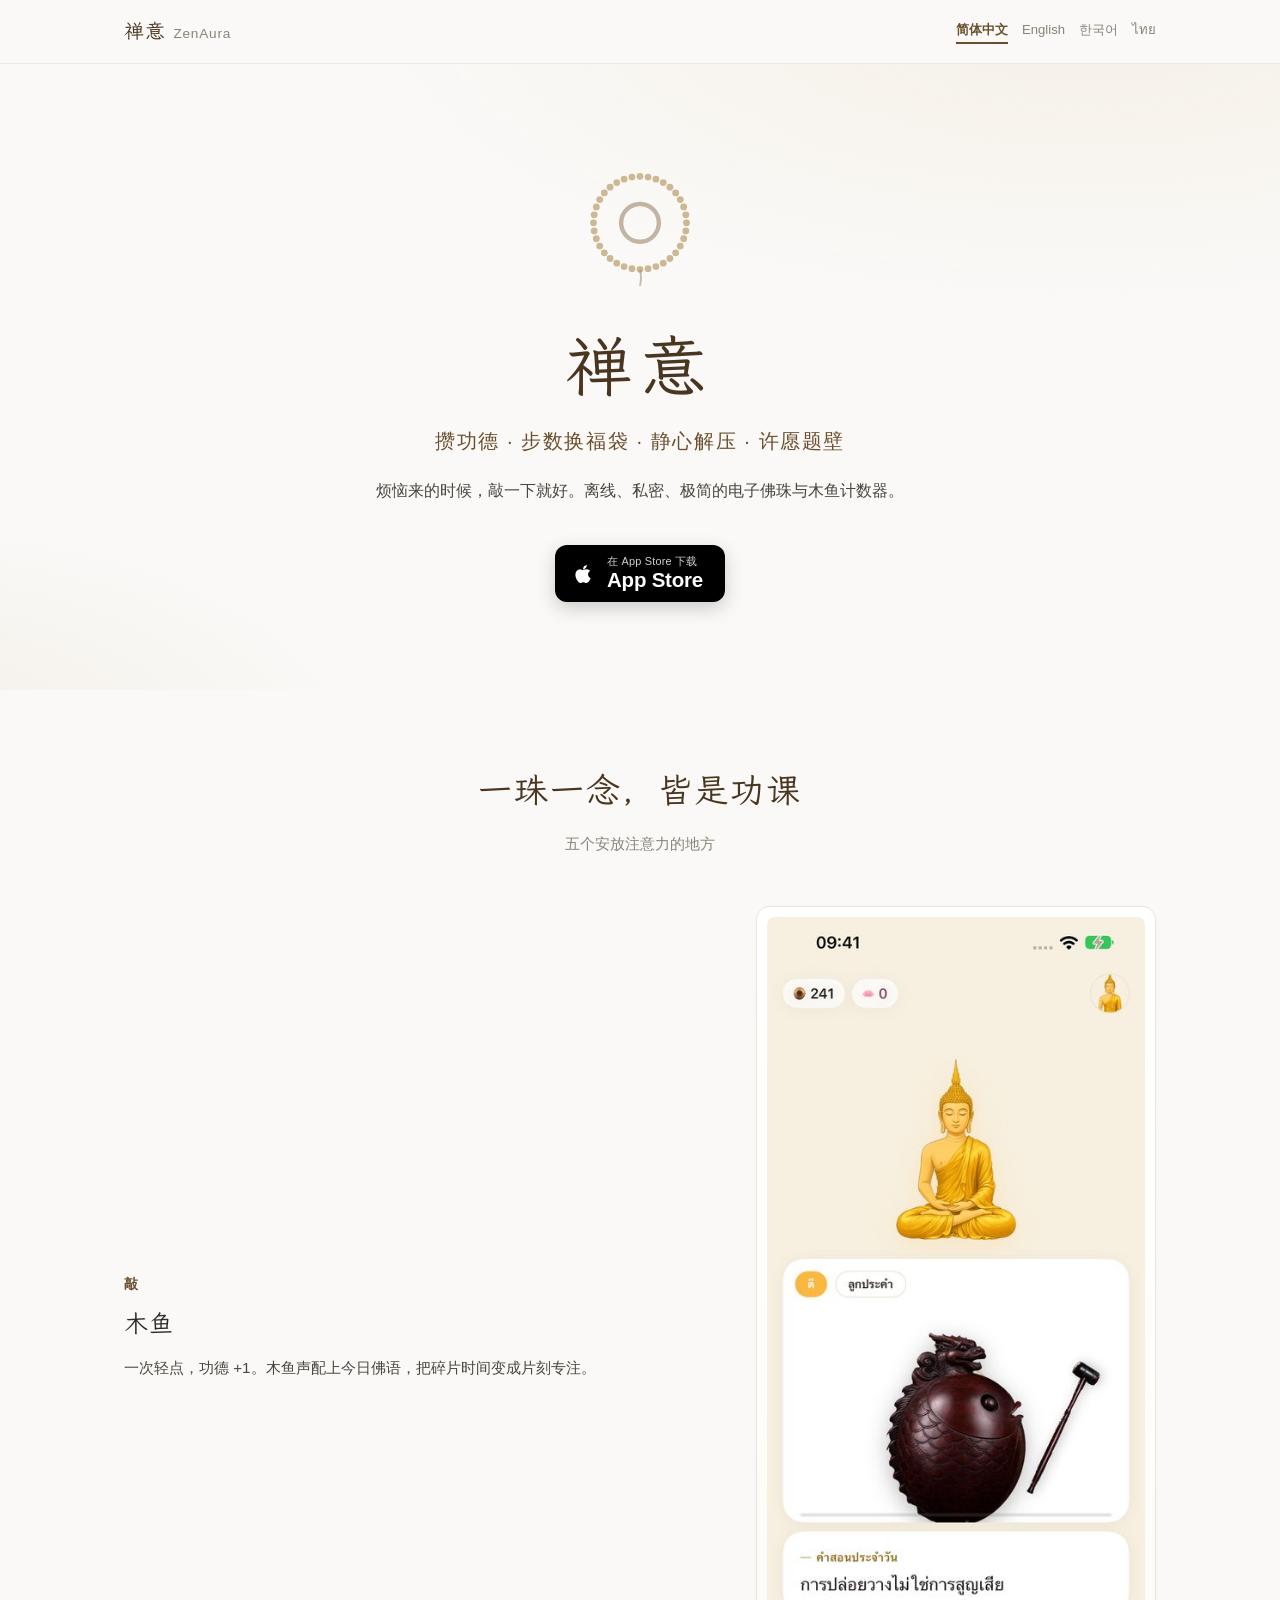
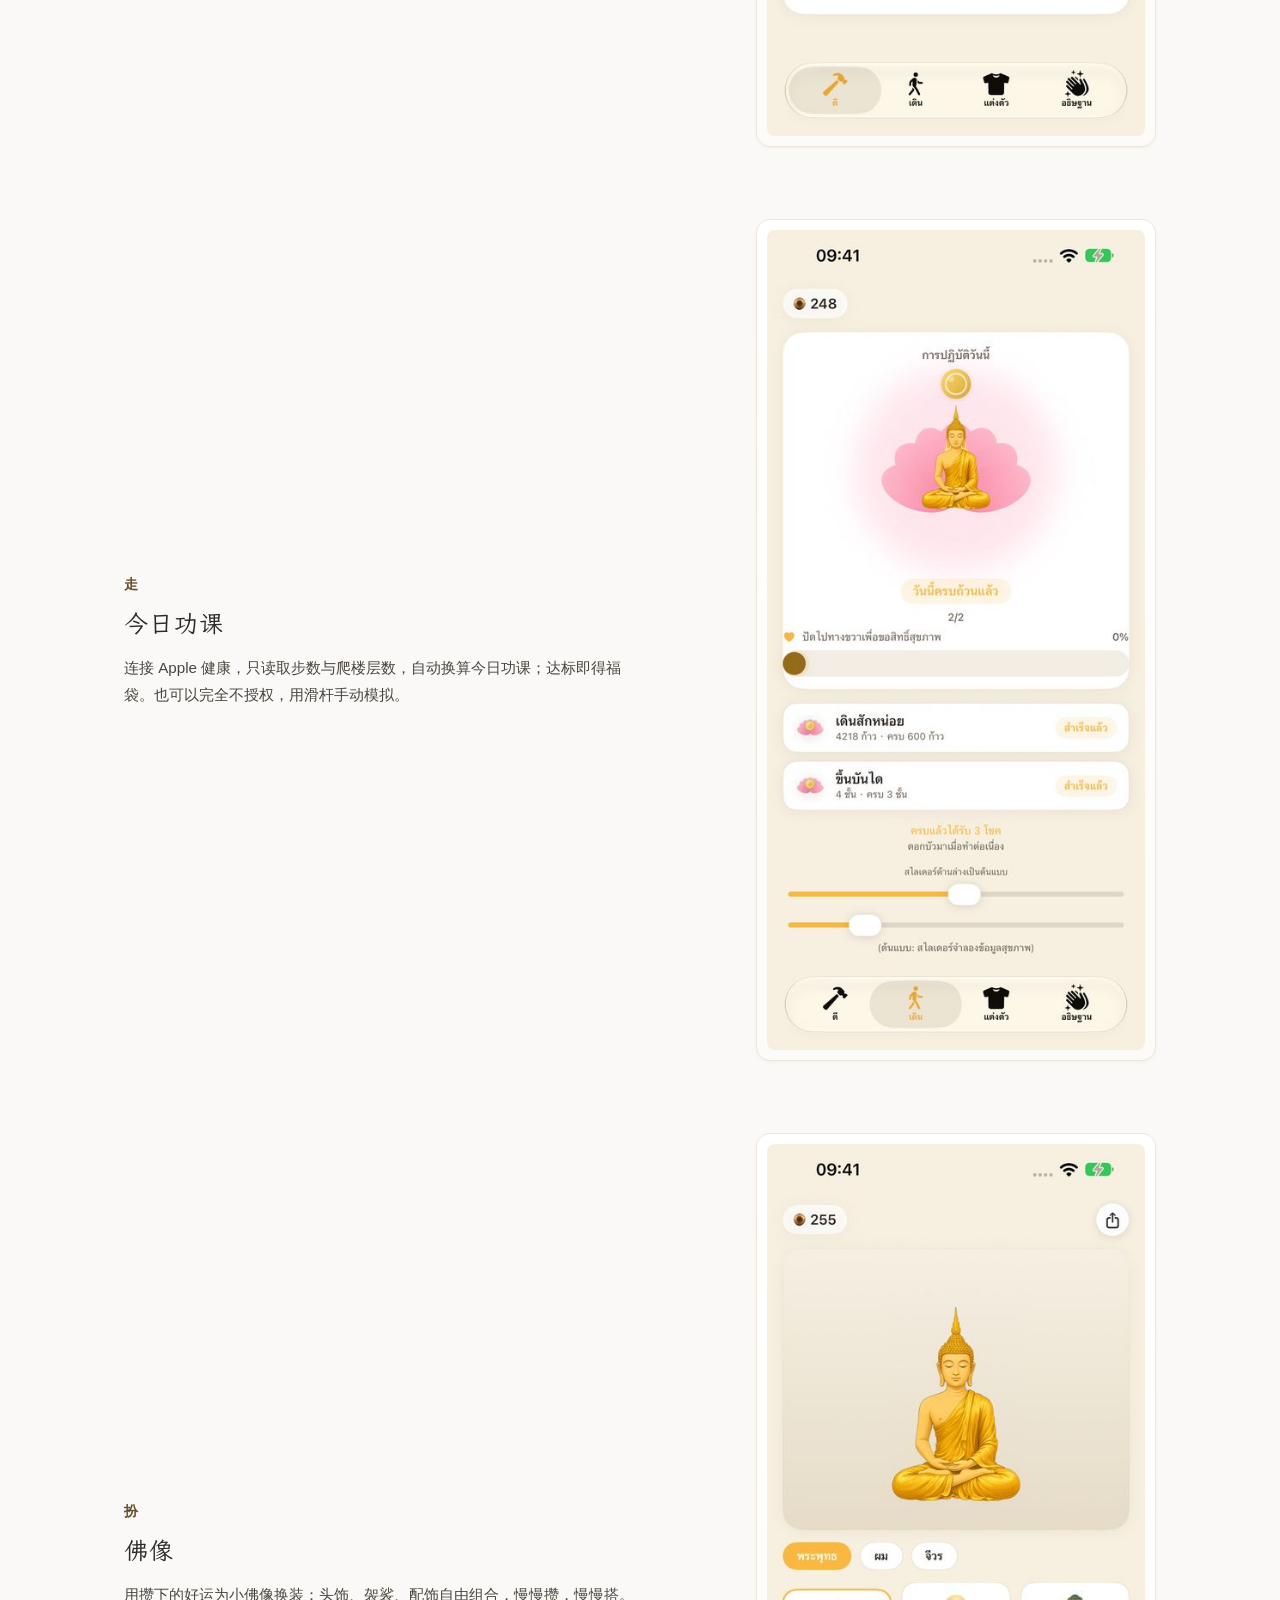
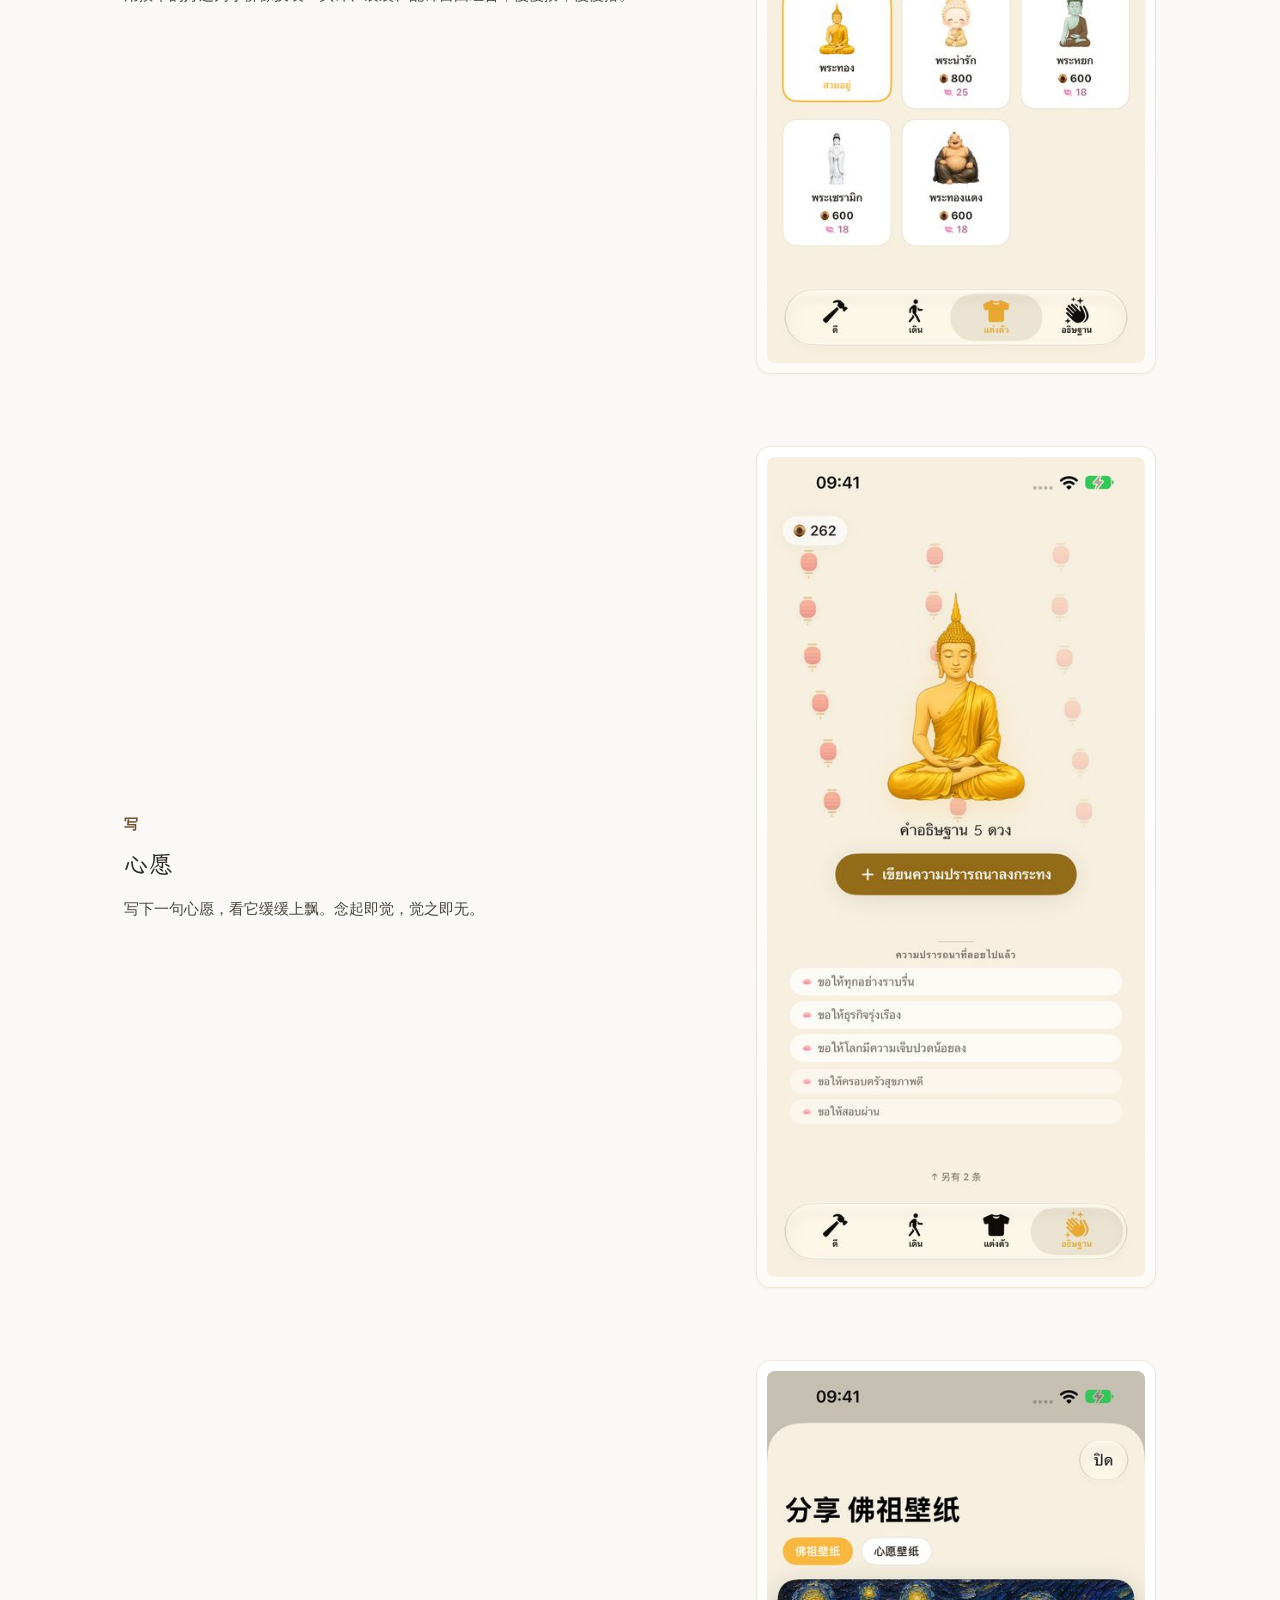
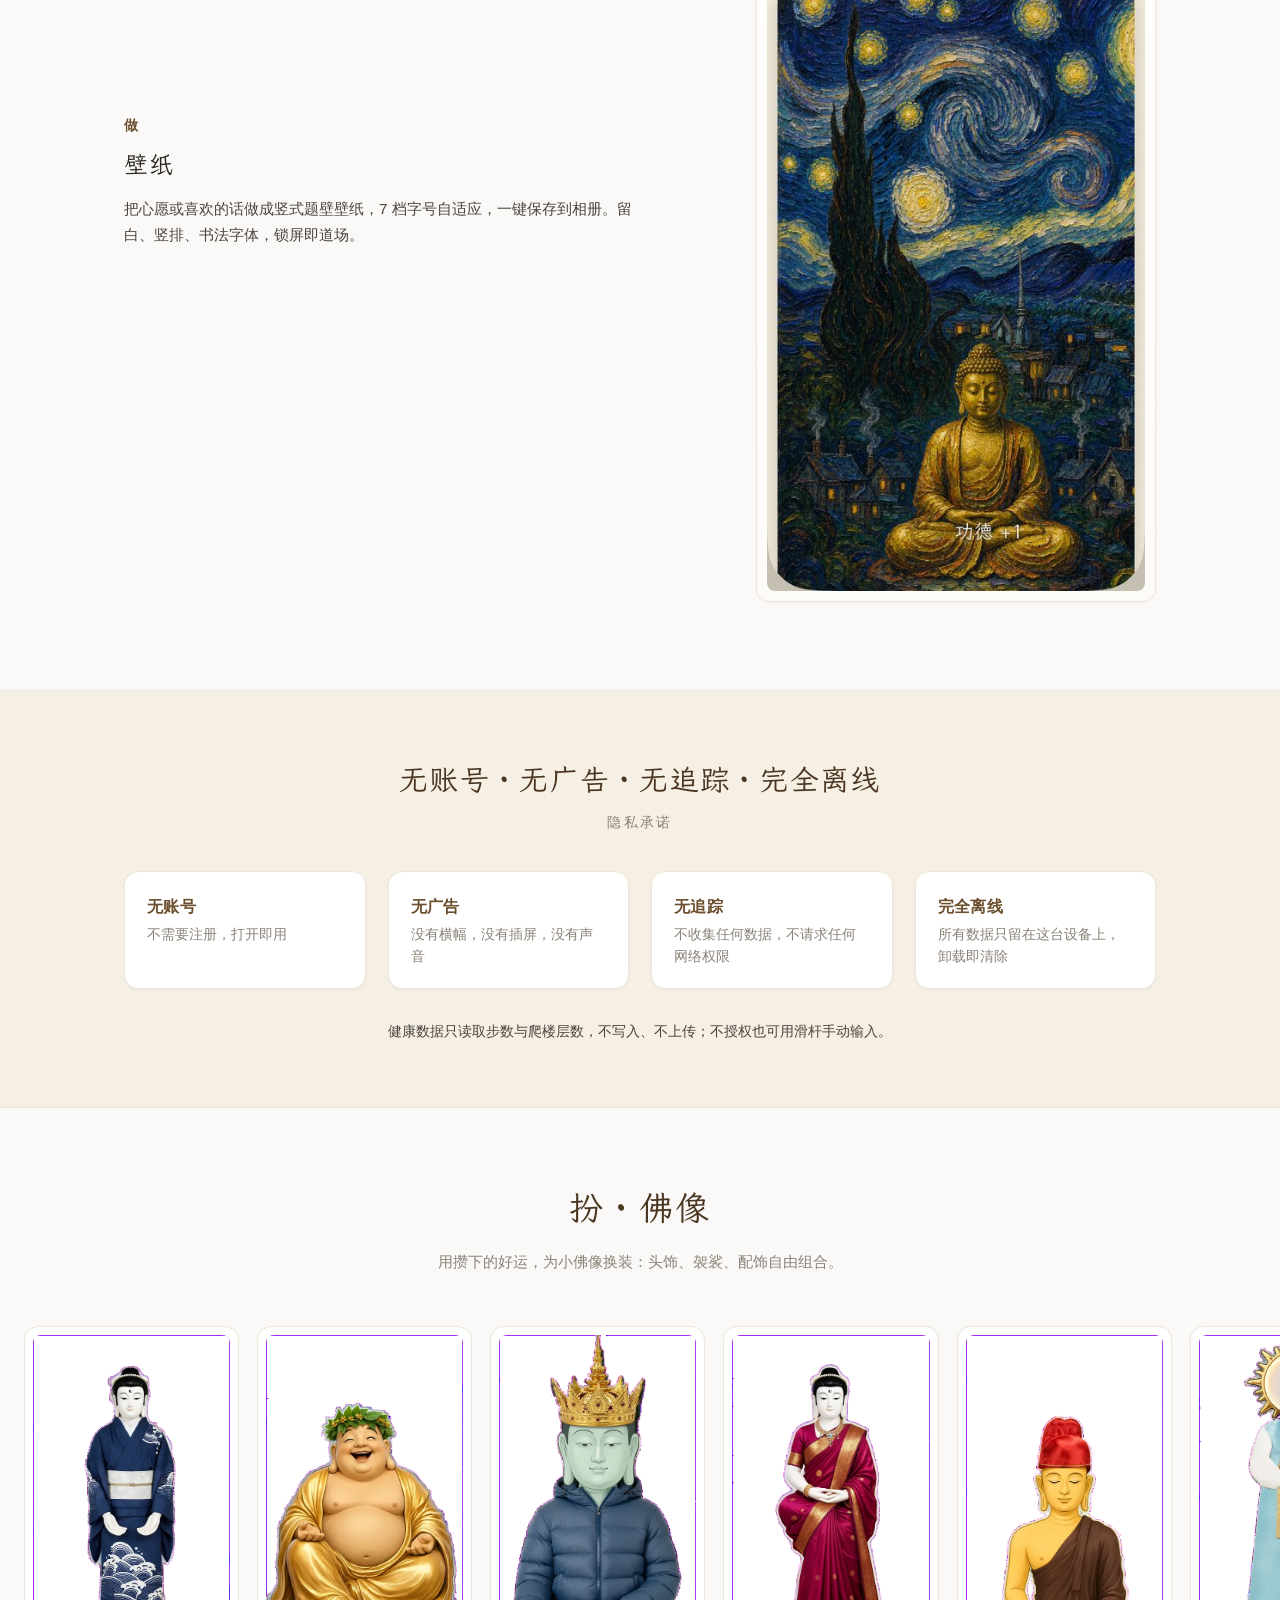
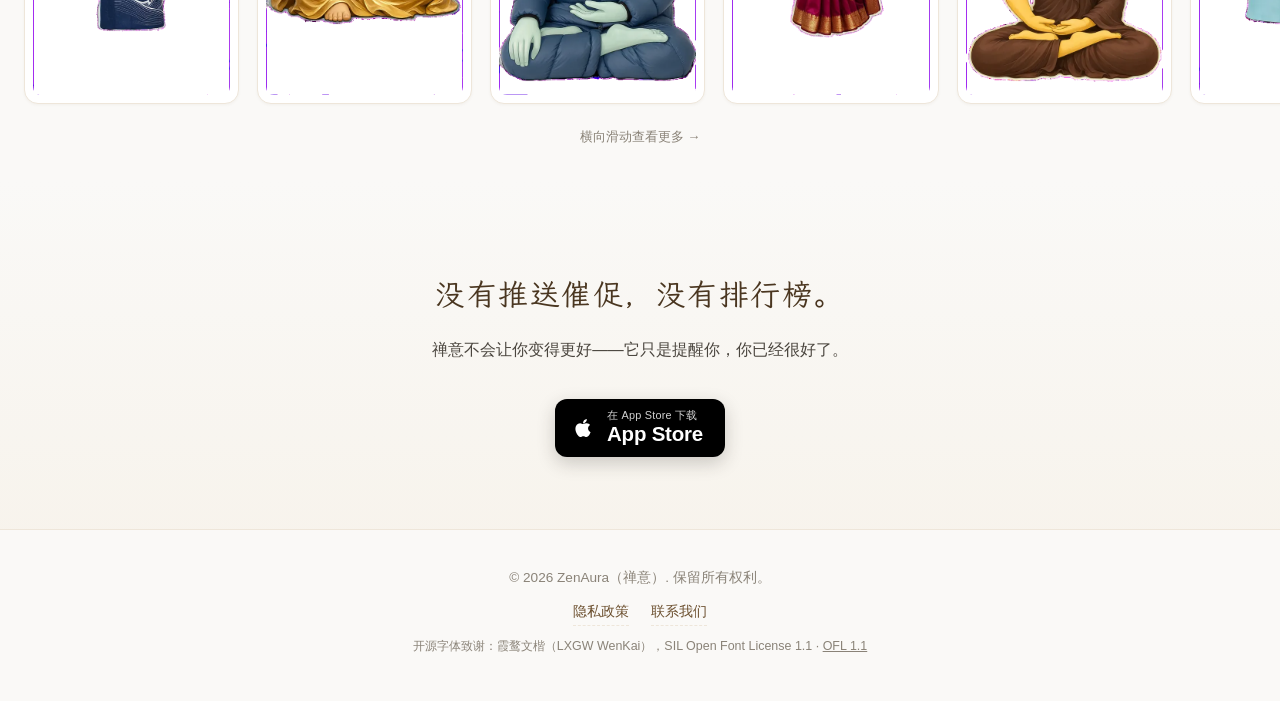
<file: index.html>
<!DOCTYPE html>
<html lang="zh-Hans">
<head>
  <meta charset="UTF-8">
  <meta name="viewport" content="width=device-width, initial-scale=1.0">
  <title>禅意 ZenAura — 敲木鱼 · 108 念珠 · 今日功课 · 许愿壁纸</title>
  <meta name="description" content="禅意（ZenAura）——离线、私密、极简的电子佛珠与木鱼计数器。敲木鱼攒功德，步数换算今日功课，许愿做成竖排题壁壁纸。无账号、无广告、无追踪、完全离线。">
  <link rel="canonical" href="https://zenbeads-privacy.pages.dev/">
    <link rel="alternate" hreflang="zh-Hans" href="https://zenbeads-privacy.pages.dev/">
    <link rel="alternate" hreflang="en" href="https://zenbeads-privacy.pages.dev/en.html">
    <link rel="alternate" hreflang="ko" href="https://zenbeads-privacy.pages.dev/ko.html">
    <link rel="alternate" hreflang="th" href="https://zenbeads-privacy.pages.dev/th.html">
    <link rel="alternate" hreflang="x-default" href="https://zenbeads-privacy.pages.dev/en.html">
  <meta property="og:type" content="website">
  <meta property="og:site_name" content="ZenAura">
  <meta property="og:title" content="禅意 ZenAura · 敲一下，静一会儿">
  <meta property="og:description" content="电子木鱼 · 108 念珠 · 今日功课 · 许愿题壁。无账号、无广告、完全离线。">
  <meta property="og:image" content="https://zenbeads-privacy.pages.dev/assets/og/og-zh-Hans.jpg">
  <meta property="og:image:width" content="1024">
  <meta property="og:image:height" content="1024">
  <meta property="og:url" content="https://zenbeads-privacy.pages.dev/">
  <meta property="og:locale" content="zh_CN">
  <meta name="twitter:card" content="summary_large_image">
  <meta name="theme-color" content="#faf9f7">
  <link rel="icon" type="image/png" href="assets/img/icon.png">
  <link rel="apple-touch-icon" href="assets/img/icon.png">
  <link rel="stylesheet" href="style.css">
</head>
<body>
  <a class="skip" href="#main">跳到主要内容</a>
  <header class="site-header">
    <div class="wrap header-inner">
      <a class="brand" href="index.html">禅意 <span class="brand-latin">ZenAura</span></a>
      <nav class="lang-switch" aria-label="语言">
          <a lang="zh-Hans" hreflang="zh-Hans" href="index.html" aria-current="page" class="cur">简体中文</a>
          <a lang="en" hreflang="en" href="en.html">English</a>
          <a lang="ko" hreflang="ko" href="ko.html">한국어</a>
          <a lang="th" hreflang="th" href="th.html">ไทย</a>
      </nav>
    </div>
  </header>

  <main id="main">
    <section class="hero">
      <div class="wrap hero-inner">
        <svg class="hero-beads" viewBox="0 0 200 210" aria-hidden="true" focusable="false"><g fill="#c9b18a"><circle cx="100.0" cy="26.0" r="5.4" class="accent"/><circle cx="112.8" cy="27.1" r="5.4"/><circle cx="125.3" cy="30.5" r="5.4"/><circle cx="137.0" cy="35.9" r="5.4"/><circle cx="147.6" cy="43.3" r="5.4"/><circle cx="156.7" cy="52.4" r="5.4"/><circle cx="164.1" cy="63.0" r="5.4"/><circle cx="169.5" cy="74.7" r="5.4"/><circle cx="172.9" cy="87.2" r="5.4"/><circle cx="174.0" cy="100.0" r="5.4"/><circle cx="172.9" cy="112.8" r="5.4"/><circle cx="169.5" cy="125.3" r="5.4"/><circle cx="164.1" cy="137.0" r="5.4"/><circle cx="156.7" cy="147.6" r="5.4"/><circle cx="147.6" cy="156.7" r="5.4"/><circle cx="137.0" cy="164.1" r="5.4"/><circle cx="125.3" cy="169.5" r="5.4"/><circle cx="112.8" cy="172.9" r="5.4"/><circle cx="100.0" cy="174.0" r="5.4"/><circle cx="87.2" cy="172.9" r="5.4"/><circle cx="74.7" cy="169.5" r="5.4"/><circle cx="63.0" cy="164.1" r="5.4"/><circle cx="52.4" cy="156.7" r="5.4"/><circle cx="43.3" cy="147.6" r="5.4"/><circle cx="35.9" cy="137.0" r="5.4"/><circle cx="30.5" cy="125.3" r="5.4"/><circle cx="27.1" cy="112.8" r="5.4"/><circle cx="26.0" cy="100.0" r="5.4"/><circle cx="27.1" cy="87.2" r="5.4"/><circle cx="30.5" cy="74.7" r="5.4"/><circle cx="35.9" cy="63.0" r="5.4"/><circle cx="43.3" cy="52.4" r="5.4"/><circle cx="52.4" cy="43.3" r="5.4"/><circle cx="63.0" cy="35.9" r="5.4"/><circle cx="74.7" cy="30.5" r="5.4"/><circle cx="87.2" cy="27.1" r="5.4"/></g><circle cx="100" cy="100" r="30" fill="none" stroke="#8a6f4d" stroke-width="7" stroke-linecap="round" opacity="0.55"/><path d="M100 174 q3 14 0 26" stroke="#8a6f4d" stroke-width="3" fill="none" opacity="0.5"/></svg>
        <h1 class="hero-title">禅意</h1>
        <p class="hero-tagline">攒功德 · 步数换福袋 · 静心解压 · 许愿题壁</p>
        <p class="hero-sub">烦恼来的时候，敲一下就好。离线、私密、极简的电子佛珠与木鱼计数器。</p>
        <div class="hero-cta">
          <a class="appstore-btn" href="https://apps.apple.com/app/id6821324992" rel="noopener">
            <svg class="btn-apple" viewBox="0 0 24 24" width="24" height="24" aria-hidden="true" focusable="false"><path fill="#fff" d="M17.05 20.28c-.98.95-2.05.8-3.08.35-1.09-.46-2.09-.48-3.24 0-1.44.62-2.2.44-3.06-.35C2.79 15.25 3.51 7.59 9.05 7.31c1.35.07 2.29.74 3.08.8 1.18-.24 2.31-.93 3.57-.84 1.51.12 2.65.72 3.4 1.8-3.12 1.87-2.38 5.98.48 7.13-.57 1.5-1.31 2.99-2.53 4.08zM12.03 7.25c-.15-2.23 1.66-4.07 3.74-4.25.29 2.58-2.34 4.5-3.74 4.25z"/></svg><span class="btn-text"><small>在 App Store 下载</small><b>App Store</b></span>
          </a>
        </div>
      </div>
    </section>

    <section class="features" id="features">
      <div class="wrap">
        <h2 class="section-title">一珠一念，皆是功课</h2>
        <p class="section-sub">五个安放注意力的地方</p>
        <div class="feature-grid">
        <article class="feature">
          <div class="feature-media">
            <img src="assets/img/zh-Hans/01_knock.jpg"
                 srcset="assets/img/zh-Hans/01_knock@2x.jpg 2x"
                 width="440" height="954" loading="lazy" decoding="async"
                 alt="禅意 · 木鱼">
          </div>
          <div class="feature-body">
            <p class="feature-kicker"><span class="kicker-verb">敲</span></p>
            <h3 class="feature-name">木鱼</h3>
            <p class="feature-desc">一次轻点，功德 +1。木鱼声配上今日佛语，把碎片时间变成片刻专注。</p>
          </div>
        </article>
        <article class="feature">
          <div class="feature-media">
            <img src="assets/img/zh-Hans/02_steps.jpg"
                 srcset="assets/img/zh-Hans/02_steps@2x.jpg 2x"
                 width="440" height="954" loading="lazy" decoding="async"
                 alt="禅意 · 今日功课">
          </div>
          <div class="feature-body">
            <p class="feature-kicker"><span class="kicker-verb">走</span></p>
            <h3 class="feature-name">今日功课</h3>
            <p class="feature-desc">连接 Apple 健康，只读取步数与爬楼层数，自动换算今日功课；达标即得福袋。也可以完全不授权，用滑杆手动模拟。</p>
          </div>
        </article>
        <article class="feature">
          <div class="feature-media">
            <img src="assets/img/zh-Hans/03_wardrobe.jpg"
                 srcset="assets/img/zh-Hans/03_wardrobe@2x.jpg 2x"
                 width="440" height="954" loading="lazy" decoding="async"
                 alt="禅意 · 佛像">
          </div>
          <div class="feature-body">
            <p class="feature-kicker"><span class="kicker-verb">扮</span></p>
            <h3 class="feature-name">佛像</h3>
            <p class="feature-desc">用攒下的好运为小佛像换装：头饰、袈裟、配饰自由组合，慢慢攒，慢慢搭。</p>
          </div>
        </article>
        <article class="feature">
          <div class="feature-media">
            <img src="assets/img/zh-Hans/04_wish.jpg"
                 srcset="assets/img/zh-Hans/04_wish@2x.jpg 2x"
                 width="440" height="954" loading="lazy" decoding="async"
                 alt="禅意 · 心愿">
          </div>
          <div class="feature-body">
            <p class="feature-kicker"><span class="kicker-verb">写</span></p>
            <h3 class="feature-name">心愿</h3>
            <p class="feature-desc">写下一句心愿，看它缓缓上飘。念起即觉，觉之即无。</p>
          </div>
        </article>
        <article class="feature">
          <div class="feature-media">
            <img src="assets/img/zh-Hans/05_wallpaper.jpg"
                 srcset="assets/img/zh-Hans/05_wallpaper@2x.jpg 2x"
                 width="440" height="954" loading="lazy" decoding="async"
                 alt="禅意 · 壁纸">
          </div>
          <div class="feature-body">
            <p class="feature-kicker"><span class="kicker-verb">做</span></p>
            <h3 class="feature-name">壁纸</h3>
            <p class="feature-desc">把心愿或喜欢的话做成竖式题壁壁纸，7 档字号自适应，一键保存到相册。留白、竖排、书法字体，锁屏即道场。</p>
          </div>
        </article>
        </div>
      </div>
    </section>

    <section class="privacy-band" id="privacy">
      <div class="wrap">
        <h2 class="privacy-title">无账号 · 无广告 · 无追踪 · 完全离线</h2>
        <p class="privacy-lead">隐私承诺</p>
        <ul class="privacy-points">
          <li><strong>无账号</strong><span>不需要注册，打开即用</span></li>
          <li><strong>无广告</strong><span>没有横幅，没有插屏，没有声音</span></li>
          <li><strong>无追踪</strong><span>不收集任何数据，不请求任何网络权限</span></li>
          <li><strong>完全离线</strong><span>所有数据只留在这台设备上，卸载即清除</span></li>
        </ul>
        <p class="privacy-health">健康数据只读取步数与爬楼层数，不写入、不上传；不授权也可用滑杆手动输入。</p>
      </div>
    </section>

    <section class="gallery" id="gallery">
      <div class="wrap">
        <h2 class="section-title">扮 · 佛像</h2>
        <p class="section-sub">用攒下的好运，为小佛像换装：头饰、袈裟、配饰自由组合。</p>
      </div>
      <div class="gal-strip" role="list" aria-label="扮 · 佛像">
          <figure class="gal-item" role="listitem"><img src="assets/img/gallery/WC_00c4de67.webp" loading="lazy" decoding="async" width="512" height="640" alt="佛像装扮组合"></figure>
          <figure class="gal-item" role="listitem"><img src="assets/img/gallery/WC_172470d5.webp" loading="lazy" decoding="async" width="512" height="640" alt="佛像装扮组合"></figure>
          <figure class="gal-item" role="listitem"><img src="assets/img/gallery/WC_2c73d54a.webp" loading="lazy" decoding="async" width="512" height="640" alt="佛像装扮组合"></figure>
          <figure class="gal-item" role="listitem"><img src="assets/img/gallery/WC_4398dc10.webp" loading="lazy" decoding="async" width="512" height="640" alt="佛像装扮组合"></figure>
          <figure class="gal-item" role="listitem"><img src="assets/img/gallery/WC_6275d5df.webp" loading="lazy" decoding="async" width="512" height="640" alt="佛像装扮组合"></figure>
          <figure class="gal-item" role="listitem"><img src="assets/img/gallery/WC_772dae78.webp" loading="lazy" decoding="async" width="512" height="640" alt="佛像装扮组合"></figure>
          <figure class="gal-item" role="listitem"><img src="assets/img/gallery/WC_98e4f56a.webp" loading="lazy" decoding="async" width="512" height="640" alt="佛像装扮组合"></figure>
          <figure class="gal-item" role="listitem"><img src="assets/img/gallery/WC_b40843ec.webp" loading="lazy" decoding="async" width="512" height="640" alt="佛像装扮组合"></figure>
          <figure class="gal-item" role="listitem"><img src="assets/img/gallery/WC_c707de88.webp" loading="lazy" decoding="async" width="512" height="640" alt="佛像装扮组合"></figure>
          <figure class="gal-item" role="listitem"><img src="assets/img/gallery/WC_dde1a5f0.webp" loading="lazy" decoding="async" width="512" height="640" alt="佛像装扮组合"></figure>
          <figure class="gal-item" role="listitem"><img src="assets/img/gallery/WC_ff041101.webp" loading="lazy" decoding="async" width="512" height="640" alt="佛像装扮组合"></figure>
      </div>
      <p class="gal-hint wrap">横向滑动查看更多 →</p>
    </section>

    <section class="closing">
      <div class="wrap">
        <h2 class="closing-title">没有推送催促，没有排行榜。</h2>
        <p class="closing-text">禅意不会让你变得更好——它只是提醒你，你已经很好了。</p>
        <a class="appstore-btn" href="https://apps.apple.com/app/id6821324992" rel="noopener">
          <svg class="btn-apple" viewBox="0 0 24 24" width="24" height="24" aria-hidden="true" focusable="false"><path fill="#fff" d="M17.05 20.28c-.98.95-2.05.8-3.08.35-1.09-.46-2.09-.48-3.24 0-1.44.62-2.2.44-3.06-.35C2.79 15.25 3.51 7.59 9.05 7.31c1.35.07 2.29.74 3.08.8 1.18-.24 2.31-.93 3.57-.84 1.51.12 2.65.72 3.4 1.8-3.12 1.87-2.38 5.98.48 7.13-.57 1.5-1.31 2.99-2.53 4.08zM12.03 7.25c-.15-2.23 1.66-4.07 3.74-4.25.29 2.58-2.34 4.5-3.74 4.25z"/></svg><span class="btn-text"><small>在 App Store 下载</small><b>App Store</b></span>
        </a>
      </div>
    </section>
  </main>

  <footer class="site-footer">
    <div class="wrap footer-inner">
      <p class="footer-brand">© 2026 ZenAura（禅意）. 保留所有权利。</p>
      <nav class="footer-links">
        <a href="/privacy/index.html" rel="noopener">隐私政策</a>
        <a href="mailto:yanoutech@163.com">联系我们</a>
      </nav>
      <p class="footer-font">开源字体致谢：霞鹜文楷（LXGW WenKai），SIL Open Font License 1.1 · <a href="fonts/OFL-LXGWWenKai.txt">OFL 1.1</a></p>
    </div>
  </footer>
</body>
</html>
</file>
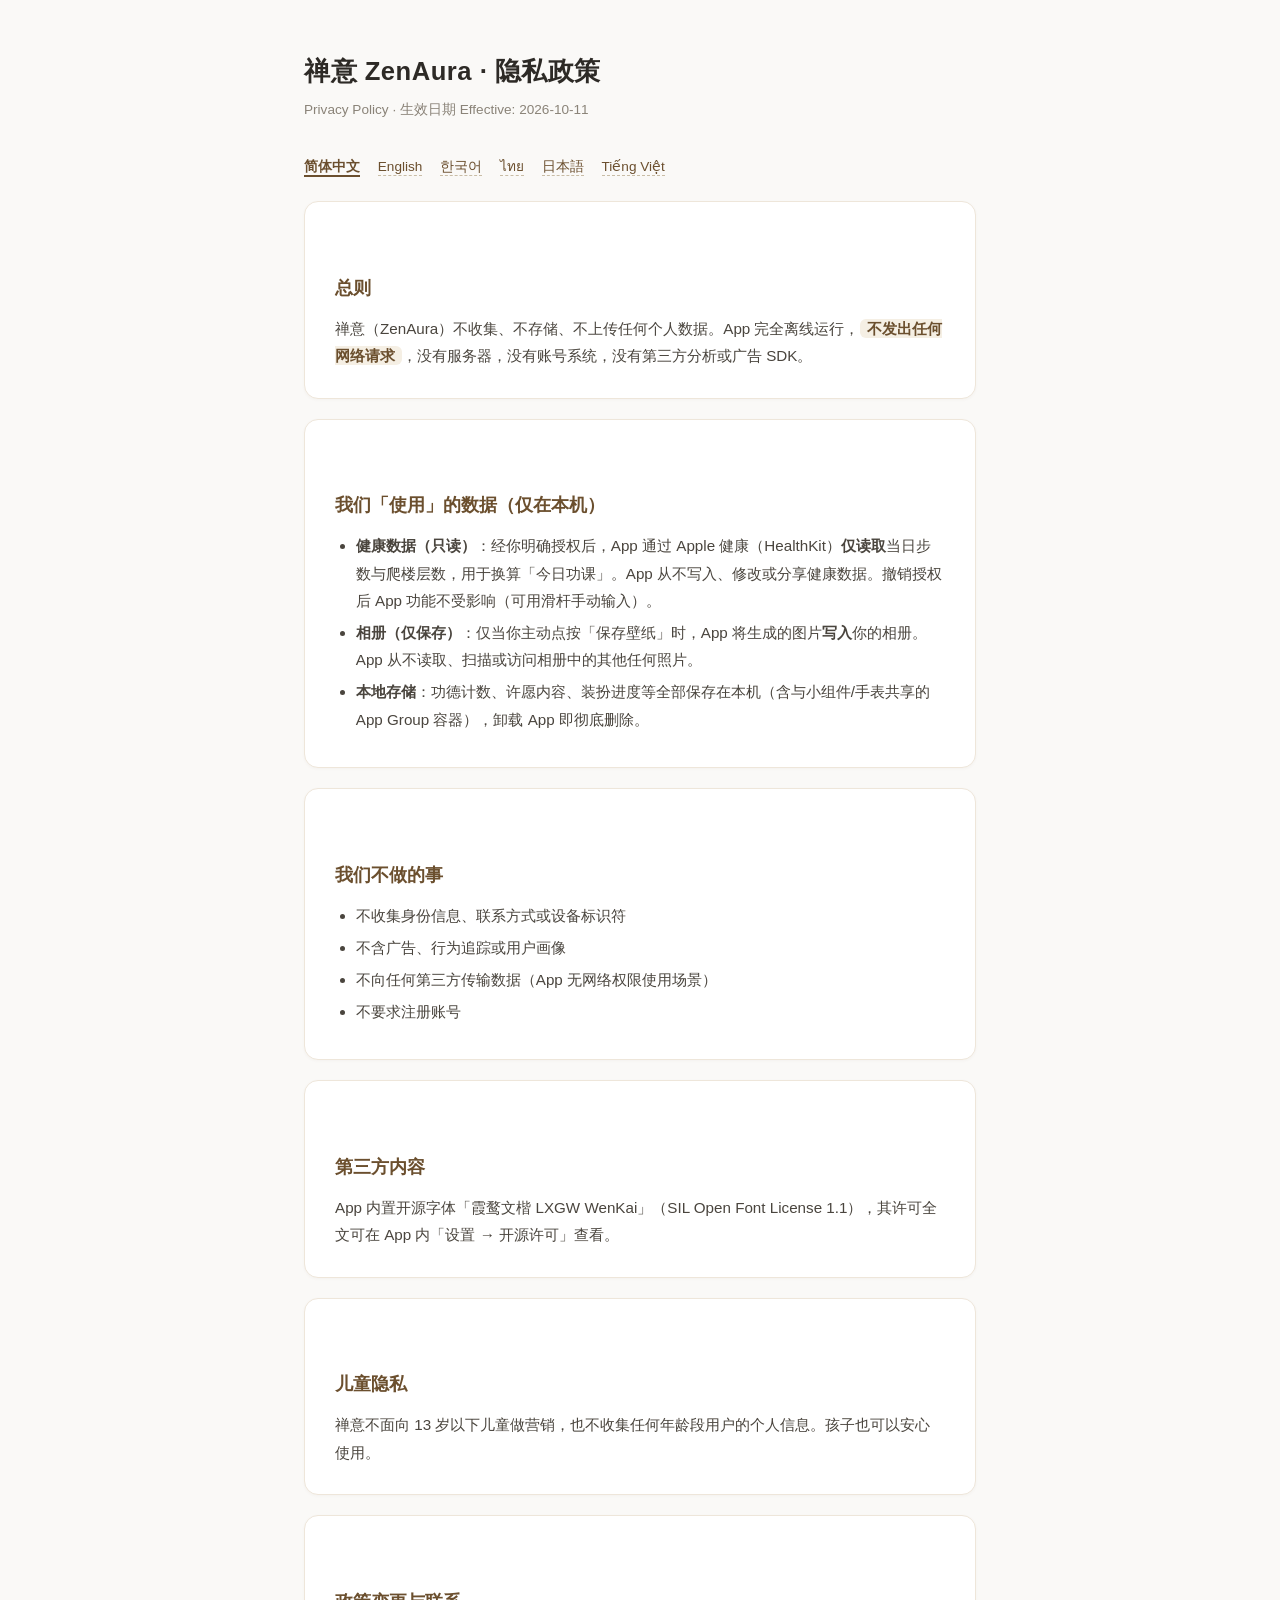
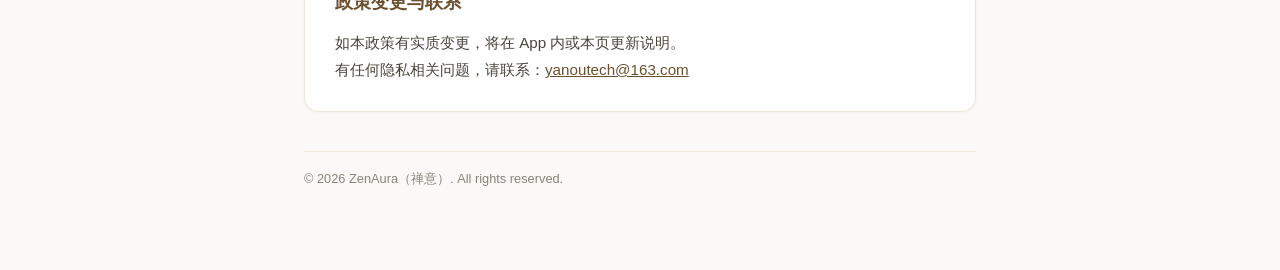
<file: privacy/index.html>
<!DOCTYPE html>
<html lang="zh-Hans">
<head>
<meta charset="UTF-8">
<meta name="viewport" content="width=device-width, initial-scale=1.0">
<title>禅意 ZenAura · 隐私政策</title>
<meta name="robots" content="noindex, follow">
<style>
  :root { color-scheme: light; }
  * { margin: 0; padding: 0; box-sizing: border-box; }
  body { font-family: -apple-system, BlinkMacSystemFont, "Segoe UI", Roboto, "Helvetica Neue", Arial, "PingFang SC", "Microsoft YaHei", sans-serif; background: #faf9f7; color: #2d2a26; line-height: 1.8; }
  .wrap { max-width: 720px; margin: 0 auto; padding: 48px 24px 80px; }
  h1 { font-size: 1.6em; margin-bottom: 4px; letter-spacing: .02em; }
  h2 { font-size: 1.15em; margin: 2.2em 0 .6em; color: #6b4f2e; }
  p, li { font-size: .95em; color: #4a453e; }
  .sub { color: #8a8378; font-size: .85em; margin-bottom: 2.4em; }
  .card { background: #fff; border: 1px solid #eee6da; border-radius: 14px; padding: 28px 30px; margin-bottom: 20px; box-shadow: 0 1px 3px rgba(90,70,40,.04); }
  ul { padding-left: 1.3em; margin: .4em 0; }
  li { margin: .3em 0; }
  .hl { background: #f5efe4; border-radius: 6px; padding: 1px 7px; color: #6b4f2e; font-weight: 600; }
  a { color: #6b4f2e; }
  .langs { margin: 0 0 1.6em; font-size: .85em; }
  .langs a { margin-right: 14px; text-decoration: none; border-bottom: 1px dashed #c9bda6; padding-bottom: 1px; }
  .langs a.cur { font-weight: 700; border-bottom: 2px solid #6b4f2e; }
  footer { margin-top: 3em; padding-top: 1.2em; border-top: 1px solid #eee6da; font-size: .8em; color: #8a8378; }
</style>
</head>
<body>
<div class="wrap">
  <h1>禅意 ZenAura · 隐私政策</h1>
  <p class="sub">Privacy Policy · 生效日期 Effective: 2026-10-11</p>

  <nav class="langs">
    <a class="cur" href="/privacy/">简体中文</a>
    <a href="/privacy/en.html">English</a>
    <a href="/privacy/ko.html">한국어</a>
    <a href="/privacy/th.html">ไทย</a>
    <a href="/privacy/ja.html">日本語</a>
    <a href="/privacy/vi.html">Tiếng Việt</a>
  </nav>

  <div class="card">
    <h2>总则</h2>
    <p>禅意（ZenAura）不收集、不存储、不上传任何个人数据。App 完全离线运行，<span class="hl">不发出任何网络请求</span>，没有服务器，没有账号系统，没有第三方分析或广告 SDK。</p>
  </div>

  <div class="card">
    <h2>我们「使用」的数据（仅在本机）</h2>
    <ul>
      <li><b>健康数据（只读）</b>：经你明确授权后，App 通过 Apple 健康（HealthKit）<b>仅读取</b>当日步数与爬楼层数，用于换算「今日功课」。App 从不写入、修改或分享健康数据。撤销授权后 App 功能不受影响（可用滑杆手动输入）。</li>
      <li><b>相册（仅保存）</b>：仅当你主动点按「保存壁纸」时，App 将生成的图片<b>写入</b>你的相册。App 从不读取、扫描或访问相册中的其他任何照片。</li>
      <li><b>本地存储</b>：功德计数、许愿内容、装扮进度等全部保存在本机（含与小组件/手表共享的 App Group 容器），卸载 App 即彻底删除。</li>
    </ul>
  </div>

  <div class="card">
    <h2>我们不做的事</h2>
    <ul>
      <li>不收集身份信息、联系方式或设备标识符</li>
      <li>不含广告、行为追踪或用户画像</li>
      <li>不向任何第三方传输数据（App 无网络权限使用场景）</li>
      <li>不要求注册账号</li>
    </ul>
  </div>

  <div class="card">
    <h2>第三方内容</h2>
    <p>App 内置开源字体「霞鹜文楷 LXGW WenKai」（SIL Open Font License 1.1），其许可全文可在 App 内「设置 → 开源许可」查看。</p>
  </div>

  <div class="card">
    <h2>儿童隐私</h2>
    <p>禅意不面向 13 岁以下儿童做营销，也不收集任何年龄段用户的个人信息。孩子也可以安心使用。</p>
  </div>

  <div class="card">
    <h2>政策变更与联系</h2>
    <p>如本政策有实质变更，将在 App 内或本页更新说明。</p>
    <p>有任何隐私相关问题，请联系：<a href="mailto:yanoutech@163.com">yanoutech@163.com</a></p>
  </div>

  <footer>© 2026 ZenAura（禅意）. All rights reserved.</footer>
</div>
</body>
</html>
</file>
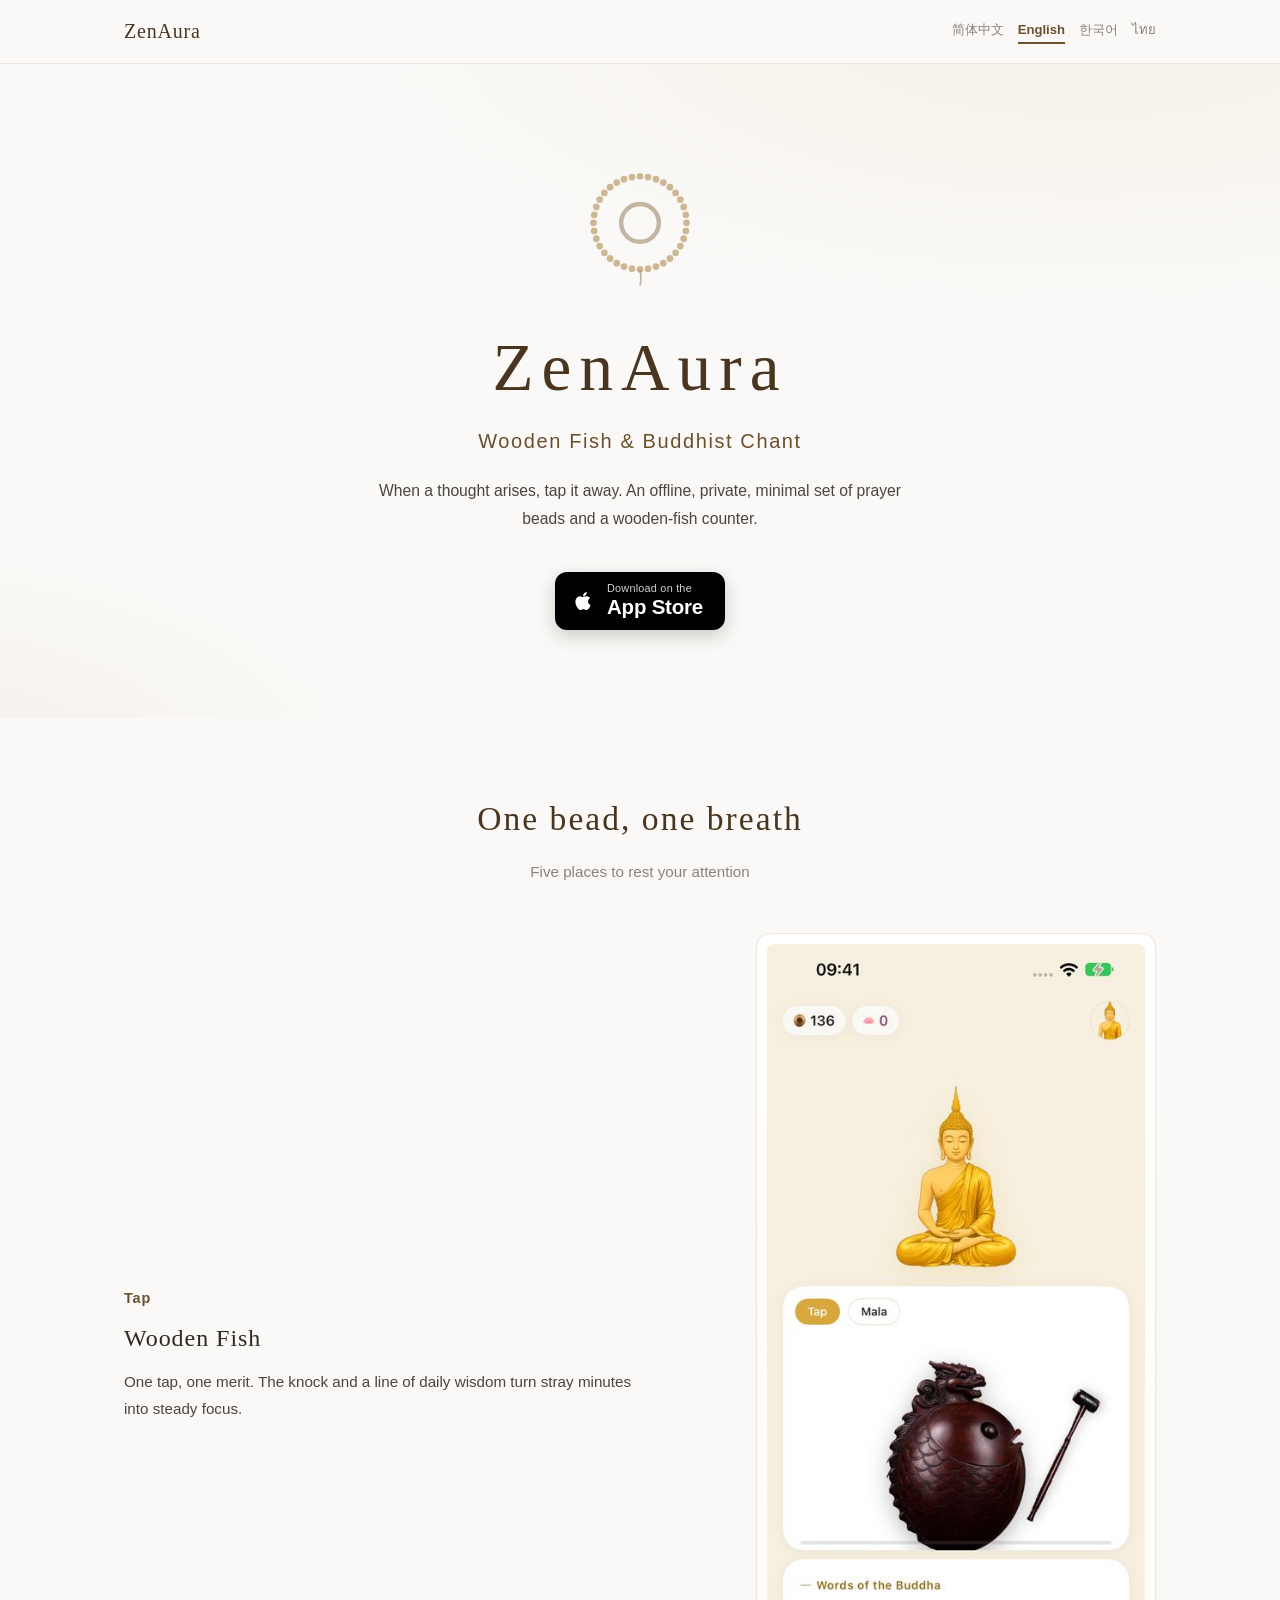
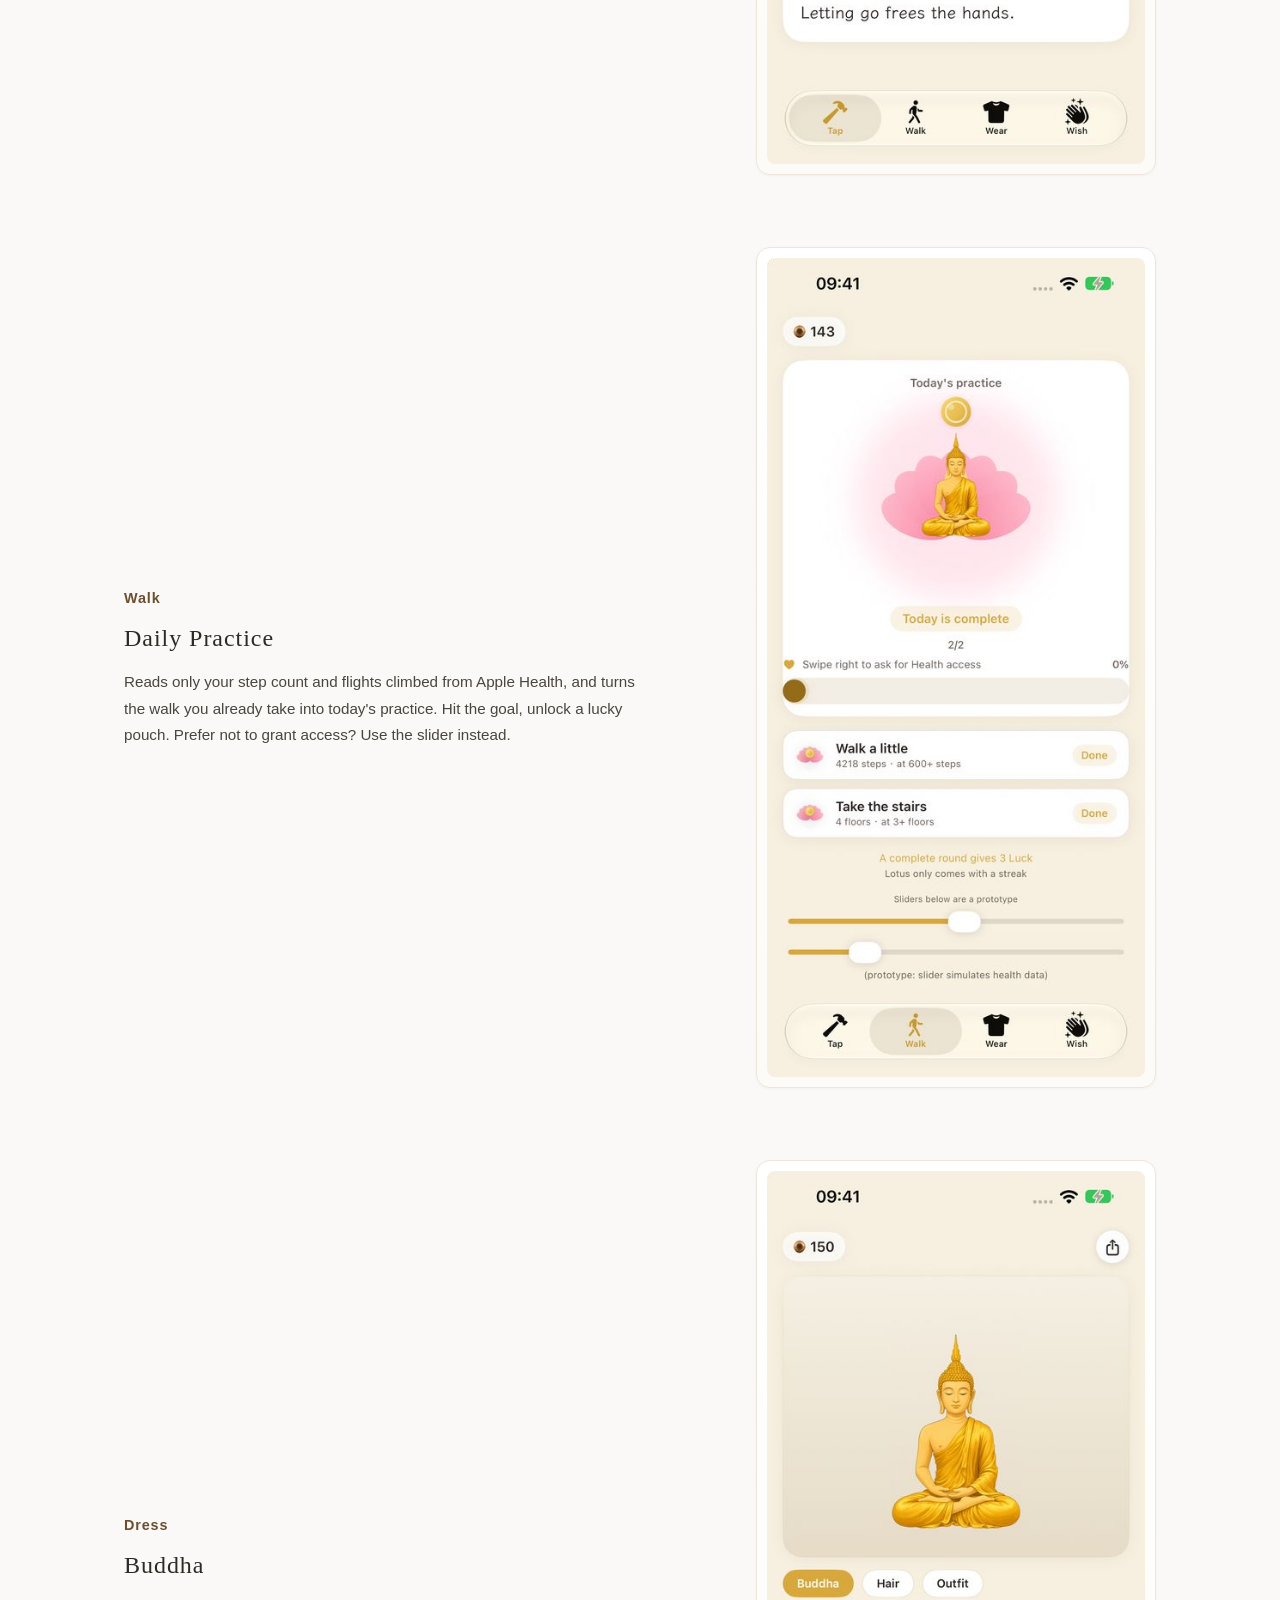
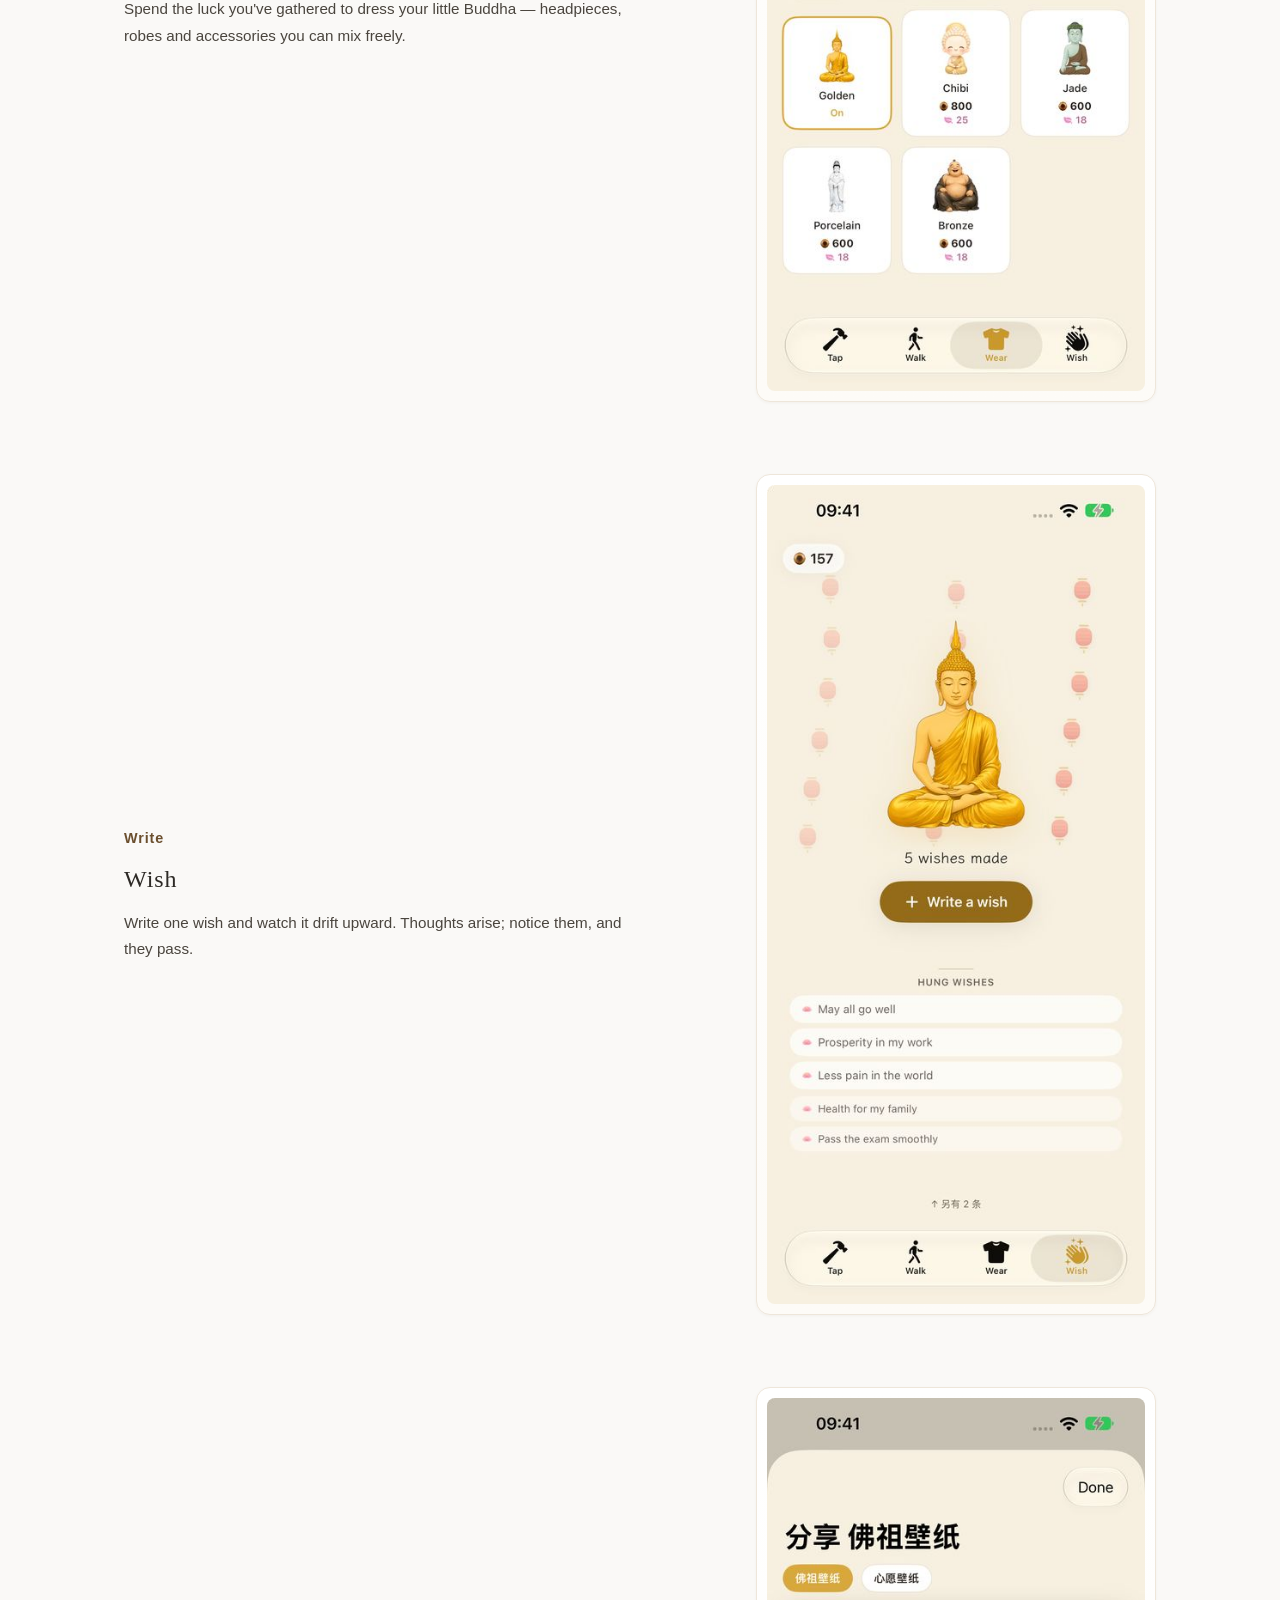
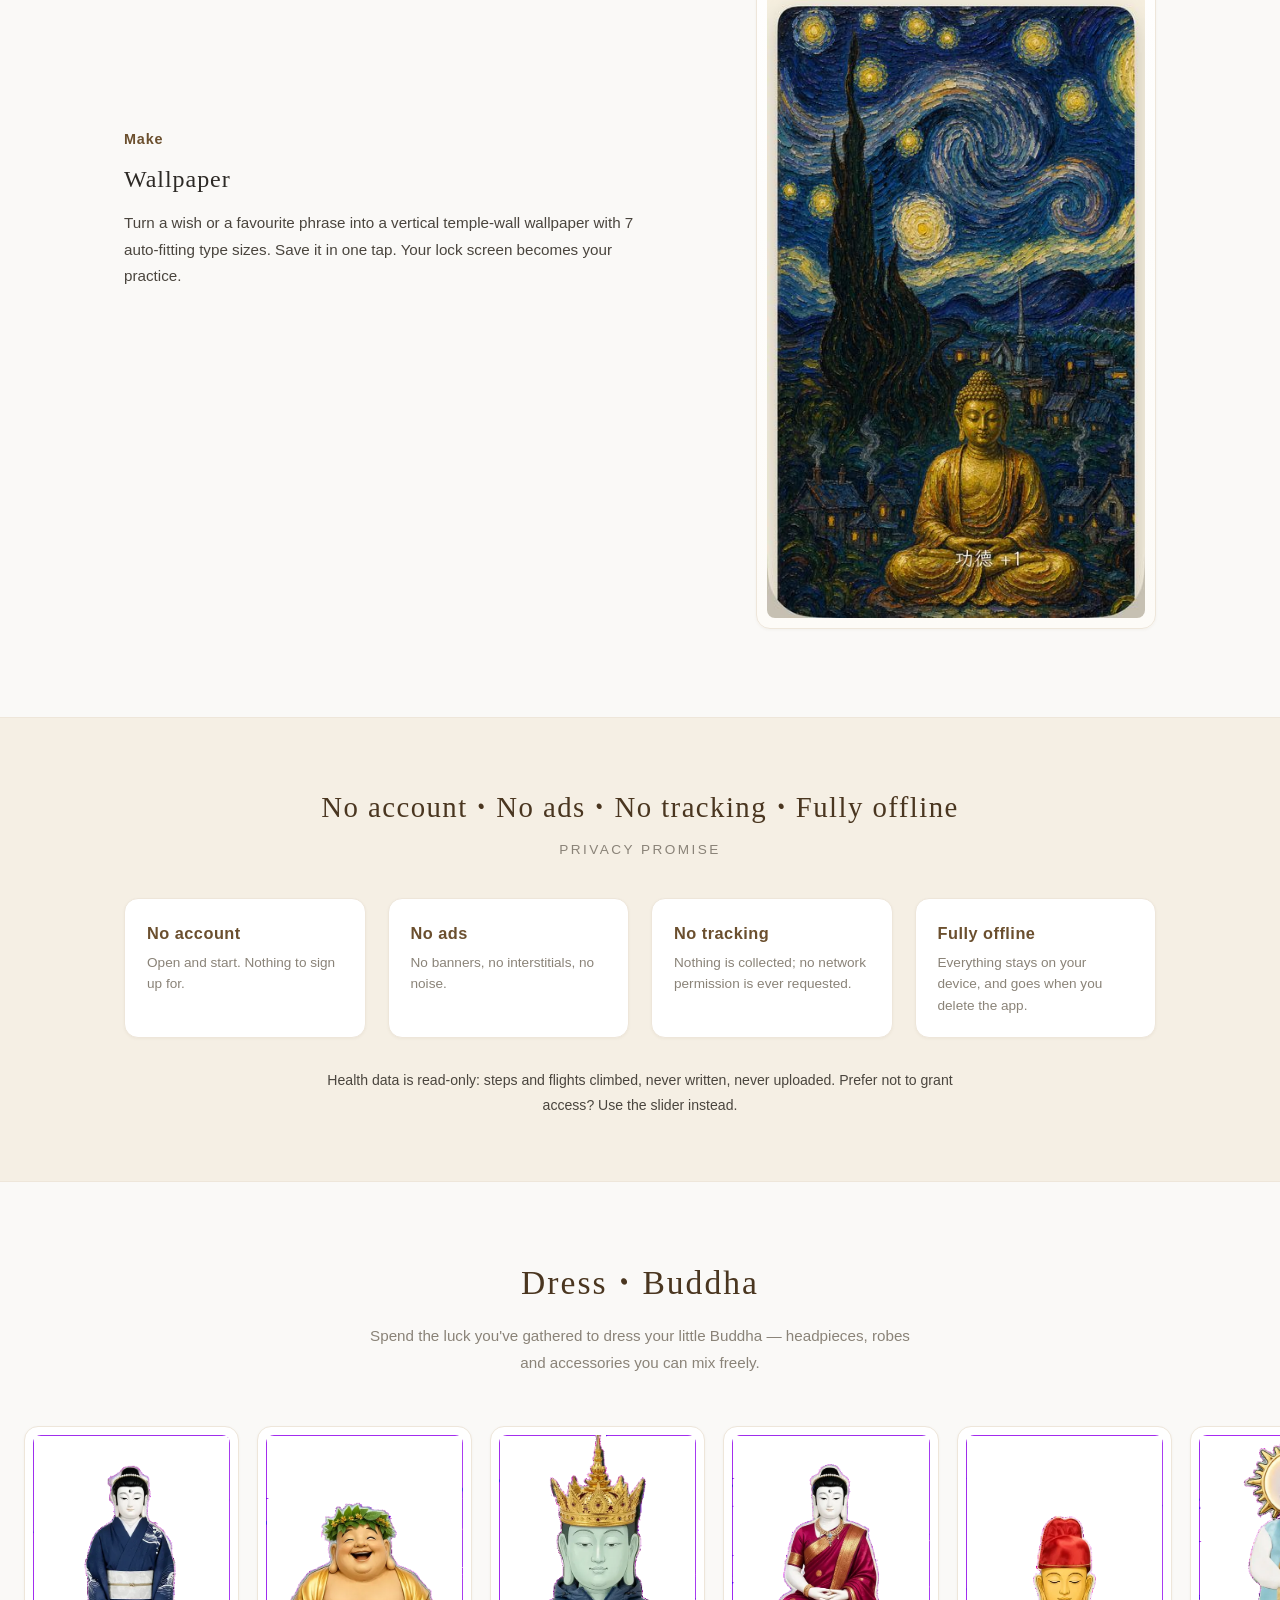
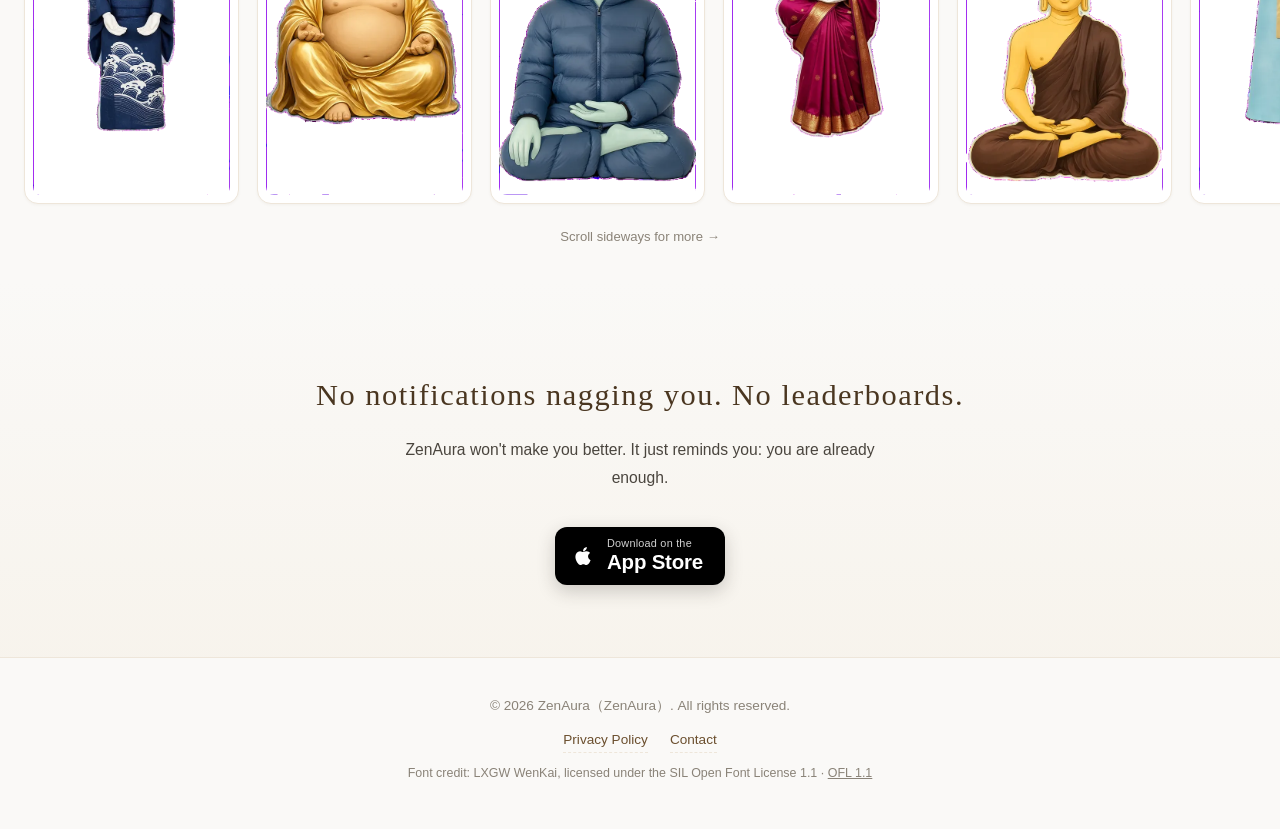
<file: en.html>
<!DOCTYPE html>
<html lang="en">
<head>
  <meta charset="UTF-8">
  <meta name="viewport" content="width=device-width, initial-scale=1.0">
  <title>ZenAura — Prayer Beads &amp; Wooden Fish, Fully Offline</title>
  <meta name="description" content="ZenAura — an offline, private, minimal set of Buddhist prayer beads and a wooden fish counter. One tap, one merit; today's steps become today's practice; turn a wish into a vertical wallpaper. No account, no ads, no tracking, fully offline.">
  <link rel="canonical" href="https://zenbeads-privacy.pages.dev/en.html">
    <link rel="alternate" hreflang="zh-Hans" href="https://zenbeads-privacy.pages.dev/">
    <link rel="alternate" hreflang="en" href="https://zenbeads-privacy.pages.dev/en.html">
    <link rel="alternate" hreflang="ko" href="https://zenbeads-privacy.pages.dev/ko.html">
    <link rel="alternate" hreflang="th" href="https://zenbeads-privacy.pages.dev/th.html">
    <link rel="alternate" hreflang="x-default" href="https://zenbeads-privacy.pages.dev/en.html">
  <meta property="og:type" content="website">
  <meta property="og:site_name" content="ZenAura">
  <meta property="og:title" content="ZenAura · Tap. Breathe. Repeat.">
  <meta property="og:description" content="Buddhist prayer beads &amp; wooden fish. No account, no ads, fully offline.">
  <meta property="og:image" content="https://zenbeads-privacy.pages.dev/assets/og/og-en-US.jpg">
  <meta property="og:image:width" content="1024">
  <meta property="og:image:height" content="1024">
  <meta property="og:url" content="https://zenbeads-privacy.pages.dev/en.html">
  <meta property="og:locale" content="en_US">
  <meta name="twitter:card" content="summary_large_image">
  <meta name="theme-color" content="#faf9f7">
  <link rel="icon" type="image/png" href="assets/img/icon.png">
  <link rel="apple-touch-icon" href="assets/img/icon.png">
  <link rel="stylesheet" href="style.css">
</head>
<body>
  <a class="skip" href="#main">Skip to content</a>
  <header class="site-header">
    <div class="wrap header-inner">
      <a class="brand" href="en.html">ZenAura</a>
      <nav class="lang-switch" aria-label="Language">
          <a lang="zh-Hans" hreflang="zh-Hans" href="index.html">简体中文</a>
          <a lang="en" hreflang="en" href="en.html" aria-current="page" class="cur">English</a>
          <a lang="ko" hreflang="ko" href="ko.html">한국어</a>
          <a lang="th" hreflang="th" href="th.html">ไทย</a>
      </nav>
    </div>
  </header>

  <main id="main">
    <section class="hero">
      <div class="wrap hero-inner">
        <svg class="hero-beads" viewBox="0 0 200 210" aria-hidden="true" focusable="false"><g fill="#c9b18a"><circle cx="100.0" cy="26.0" r="5.4" class="accent"/><circle cx="112.8" cy="27.1" r="5.4"/><circle cx="125.3" cy="30.5" r="5.4"/><circle cx="137.0" cy="35.9" r="5.4"/><circle cx="147.6" cy="43.3" r="5.4"/><circle cx="156.7" cy="52.4" r="5.4"/><circle cx="164.1" cy="63.0" r="5.4"/><circle cx="169.5" cy="74.7" r="5.4"/><circle cx="172.9" cy="87.2" r="5.4"/><circle cx="174.0" cy="100.0" r="5.4"/><circle cx="172.9" cy="112.8" r="5.4"/><circle cx="169.5" cy="125.3" r="5.4"/><circle cx="164.1" cy="137.0" r="5.4"/><circle cx="156.7" cy="147.6" r="5.4"/><circle cx="147.6" cy="156.7" r="5.4"/><circle cx="137.0" cy="164.1" r="5.4"/><circle cx="125.3" cy="169.5" r="5.4"/><circle cx="112.8" cy="172.9" r="5.4"/><circle cx="100.0" cy="174.0" r="5.4"/><circle cx="87.2" cy="172.9" r="5.4"/><circle cx="74.7" cy="169.5" r="5.4"/><circle cx="63.0" cy="164.1" r="5.4"/><circle cx="52.4" cy="156.7" r="5.4"/><circle cx="43.3" cy="147.6" r="5.4"/><circle cx="35.9" cy="137.0" r="5.4"/><circle cx="30.5" cy="125.3" r="5.4"/><circle cx="27.1" cy="112.8" r="5.4"/><circle cx="26.0" cy="100.0" r="5.4"/><circle cx="27.1" cy="87.2" r="5.4"/><circle cx="30.5" cy="74.7" r="5.4"/><circle cx="35.9" cy="63.0" r="5.4"/><circle cx="43.3" cy="52.4" r="5.4"/><circle cx="52.4" cy="43.3" r="5.4"/><circle cx="63.0" cy="35.9" r="5.4"/><circle cx="74.7" cy="30.5" r="5.4"/><circle cx="87.2" cy="27.1" r="5.4"/></g><circle cx="100" cy="100" r="30" fill="none" stroke="#8a6f4d" stroke-width="7" stroke-linecap="round" opacity="0.55"/><path d="M100 174 q3 14 0 26" stroke="#8a6f4d" stroke-width="3" fill="none" opacity="0.5"/></svg>
        <h1 class="hero-title">ZenAura</h1>
        <p class="hero-tagline">Wooden Fish & Buddhist Chant</p>
        <p class="hero-sub">When a thought arises, tap it away. An offline, private, minimal set of prayer beads and a wooden-fish counter.</p>
        <div class="hero-cta">
          <a class="appstore-btn" href="https://apps.apple.com/app/id6821324992" rel="noopener">
            <svg class="btn-apple" viewBox="0 0 24 24" width="24" height="24" aria-hidden="true" focusable="false"><path fill="#fff" d="M17.05 20.28c-.98.95-2.05.8-3.08.35-1.09-.46-2.09-.48-3.24 0-1.44.62-2.2.44-3.06-.35C2.79 15.25 3.51 7.59 9.05 7.31c1.35.07 2.29.74 3.08.8 1.18-.24 2.31-.93 3.57-.84 1.51.12 2.65.72 3.4 1.8-3.12 1.87-2.38 5.98.48 7.13-.57 1.5-1.31 2.99-2.53 4.08zM12.03 7.25c-.15-2.23 1.66-4.07 3.74-4.25.29 2.58-2.34 4.5-3.74 4.25z"/></svg><span class="btn-text"><small>Download on the</small><b>App Store</b></span>
          </a>
        </div>
      </div>
    </section>

    <section class="features" id="features">
      <div class="wrap">
        <h2 class="section-title">One bead, one breath</h2>
        <p class="section-sub">Five places to rest your attention</p>
        <div class="feature-grid">
        <article class="feature">
          <div class="feature-media">
            <img src="assets/img/en-US/01_knock.jpg"
                 srcset="assets/img/en-US/01_knock@2x.jpg 2x"
                 width="440" height="954" loading="lazy" decoding="async"
                 alt="ZenAura · Wooden Fish">
          </div>
          <div class="feature-body">
            <p class="feature-kicker"><span class="kicker-verb">Tap</span></p>
            <h3 class="feature-name">Wooden Fish</h3>
            <p class="feature-desc">One tap, one merit. The knock and a line of daily wisdom turn stray minutes into steady focus.</p>
          </div>
        </article>
        <article class="feature">
          <div class="feature-media">
            <img src="assets/img/en-US/02_steps.jpg"
                 srcset="assets/img/en-US/02_steps@2x.jpg 2x"
                 width="440" height="954" loading="lazy" decoding="async"
                 alt="ZenAura · Daily Practice">
          </div>
          <div class="feature-body">
            <p class="feature-kicker"><span class="kicker-verb">Walk</span></p>
            <h3 class="feature-name">Daily Practice</h3>
            <p class="feature-desc">Reads only your step count and flights climbed from Apple Health, and turns the walk you already take into today's practice. Hit the goal, unlock a lucky pouch. Prefer not to grant access? Use the slider instead.</p>
          </div>
        </article>
        <article class="feature">
          <div class="feature-media">
            <img src="assets/img/en-US/03_wardrobe.jpg"
                 srcset="assets/img/en-US/03_wardrobe@2x.jpg 2x"
                 width="440" height="954" loading="lazy" decoding="async"
                 alt="ZenAura · Buddha">
          </div>
          <div class="feature-body">
            <p class="feature-kicker"><span class="kicker-verb">Dress</span></p>
            <h3 class="feature-name">Buddha</h3>
            <p class="feature-desc">Spend the luck you've gathered to dress your little Buddha — headpieces, robes and accessories you can mix freely.</p>
          </div>
        </article>
        <article class="feature">
          <div class="feature-media">
            <img src="assets/img/en-US/04_wish.jpg"
                 srcset="assets/img/en-US/04_wish@2x.jpg 2x"
                 width="440" height="954" loading="lazy" decoding="async"
                 alt="ZenAura · Wish">
          </div>
          <div class="feature-body">
            <p class="feature-kicker"><span class="kicker-verb">Write</span></p>
            <h3 class="feature-name">Wish</h3>
            <p class="feature-desc">Write one wish and watch it drift upward. Thoughts arise; notice them, and they pass.</p>
          </div>
        </article>
        <article class="feature">
          <div class="feature-media">
            <img src="assets/img/en-US/05_wallpaper.jpg"
                 srcset="assets/img/en-US/05_wallpaper@2x.jpg 2x"
                 width="440" height="954" loading="lazy" decoding="async"
                 alt="ZenAura · Wallpaper">
          </div>
          <div class="feature-body">
            <p class="feature-kicker"><span class="kicker-verb">Make</span></p>
            <h3 class="feature-name">Wallpaper</h3>
            <p class="feature-desc">Turn a wish or a favourite phrase into a vertical temple-wall wallpaper with 7 auto-fitting type sizes. Save it in one tap. Your lock screen becomes your practice.</p>
          </div>
        </article>
        </div>
      </div>
    </section>

    <section class="privacy-band" id="privacy">
      <div class="wrap">
        <h2 class="privacy-title">No account · No ads · No tracking · Fully offline</h2>
        <p class="privacy-lead">Privacy promise</p>
        <ul class="privacy-points">
          <li><strong>No account</strong><span>Open and start. Nothing to sign up for.</span></li>
          <li><strong>No ads</strong><span>No banners, no interstitials, no noise.</span></li>
          <li><strong>No tracking</strong><span>Nothing is collected; no network permission is ever requested.</span></li>
          <li><strong>Fully offline</strong><span>Everything stays on your device, and goes when you delete the app.</span></li>
        </ul>
        <p class="privacy-health">Health data is read-only: steps and flights climbed, never written, never uploaded. Prefer not to grant access? Use the slider instead.</p>
      </div>
    </section>

    <section class="gallery" id="gallery">
      <div class="wrap">
        <h2 class="section-title">Dress · Buddha</h2>
        <p class="section-sub">Spend the luck you've gathered to dress your little Buddha — headpieces, robes and accessories you can mix freely.</p>
      </div>
      <div class="gal-strip" role="list" aria-label="Dress · Buddha">
          <figure class="gal-item" role="listitem"><img src="assets/img/gallery/WC_00c4de67.webp" loading="lazy" decoding="async" width="512" height="640" alt="Buddha outfit combination"></figure>
          <figure class="gal-item" role="listitem"><img src="assets/img/gallery/WC_172470d5.webp" loading="lazy" decoding="async" width="512" height="640" alt="Buddha outfit combination"></figure>
          <figure class="gal-item" role="listitem"><img src="assets/img/gallery/WC_2c73d54a.webp" loading="lazy" decoding="async" width="512" height="640" alt="Buddha outfit combination"></figure>
          <figure class="gal-item" role="listitem"><img src="assets/img/gallery/WC_4398dc10.webp" loading="lazy" decoding="async" width="512" height="640" alt="Buddha outfit combination"></figure>
          <figure class="gal-item" role="listitem"><img src="assets/img/gallery/WC_6275d5df.webp" loading="lazy" decoding="async" width="512" height="640" alt="Buddha outfit combination"></figure>
          <figure class="gal-item" role="listitem"><img src="assets/img/gallery/WC_772dae78.webp" loading="lazy" decoding="async" width="512" height="640" alt="Buddha outfit combination"></figure>
          <figure class="gal-item" role="listitem"><img src="assets/img/gallery/WC_98e4f56a.webp" loading="lazy" decoding="async" width="512" height="640" alt="Buddha outfit combination"></figure>
          <figure class="gal-item" role="listitem"><img src="assets/img/gallery/WC_b40843ec.webp" loading="lazy" decoding="async" width="512" height="640" alt="Buddha outfit combination"></figure>
          <figure class="gal-item" role="listitem"><img src="assets/img/gallery/WC_c707de88.webp" loading="lazy" decoding="async" width="512" height="640" alt="Buddha outfit combination"></figure>
          <figure class="gal-item" role="listitem"><img src="assets/img/gallery/WC_dde1a5f0.webp" loading="lazy" decoding="async" width="512" height="640" alt="Buddha outfit combination"></figure>
          <figure class="gal-item" role="listitem"><img src="assets/img/gallery/WC_ff041101.webp" loading="lazy" decoding="async" width="512" height="640" alt="Buddha outfit combination"></figure>
      </div>
      <p class="gal-hint wrap">Scroll sideways for more →</p>
    </section>

    <section class="closing">
      <div class="wrap">
        <h2 class="closing-title">No notifications nagging you. No leaderboards.</h2>
        <p class="closing-text">ZenAura won't make you better. It just reminds you: you are already enough.</p>
        <a class="appstore-btn" href="https://apps.apple.com/app/id6821324992" rel="noopener">
          <svg class="btn-apple" viewBox="0 0 24 24" width="24" height="24" aria-hidden="true" focusable="false"><path fill="#fff" d="M17.05 20.28c-.98.95-2.05.8-3.08.35-1.09-.46-2.09-.48-3.24 0-1.44.62-2.2.44-3.06-.35C2.79 15.25 3.51 7.59 9.05 7.31c1.35.07 2.29.74 3.08.8 1.18-.24 2.31-.93 3.57-.84 1.51.12 2.65.72 3.4 1.8-3.12 1.87-2.38 5.98.48 7.13-.57 1.5-1.31 2.99-2.53 4.08zM12.03 7.25c-.15-2.23 1.66-4.07 3.74-4.25.29 2.58-2.34 4.5-3.74 4.25z"/></svg><span class="btn-text"><small>Download on the</small><b>App Store</b></span>
        </a>
      </div>
    </section>
  </main>

  <footer class="site-footer">
    <div class="wrap footer-inner">
      <p class="footer-brand">© 2026 ZenAura（ZenAura）. All rights reserved.</p>
      <nav class="footer-links">
        <a href="/privacy/en.html" rel="noopener">Privacy Policy</a>
        <a href="mailto:yanoutech@163.com">Contact</a>
      </nav>
      <p class="footer-font">Font credit: LXGW WenKai, licensed under the SIL Open Font License 1.1 · <a href="fonts/OFL-LXGWWenKai.txt">OFL 1.1</a></p>
    </div>
  </footer>
</body>
</html>
</file>
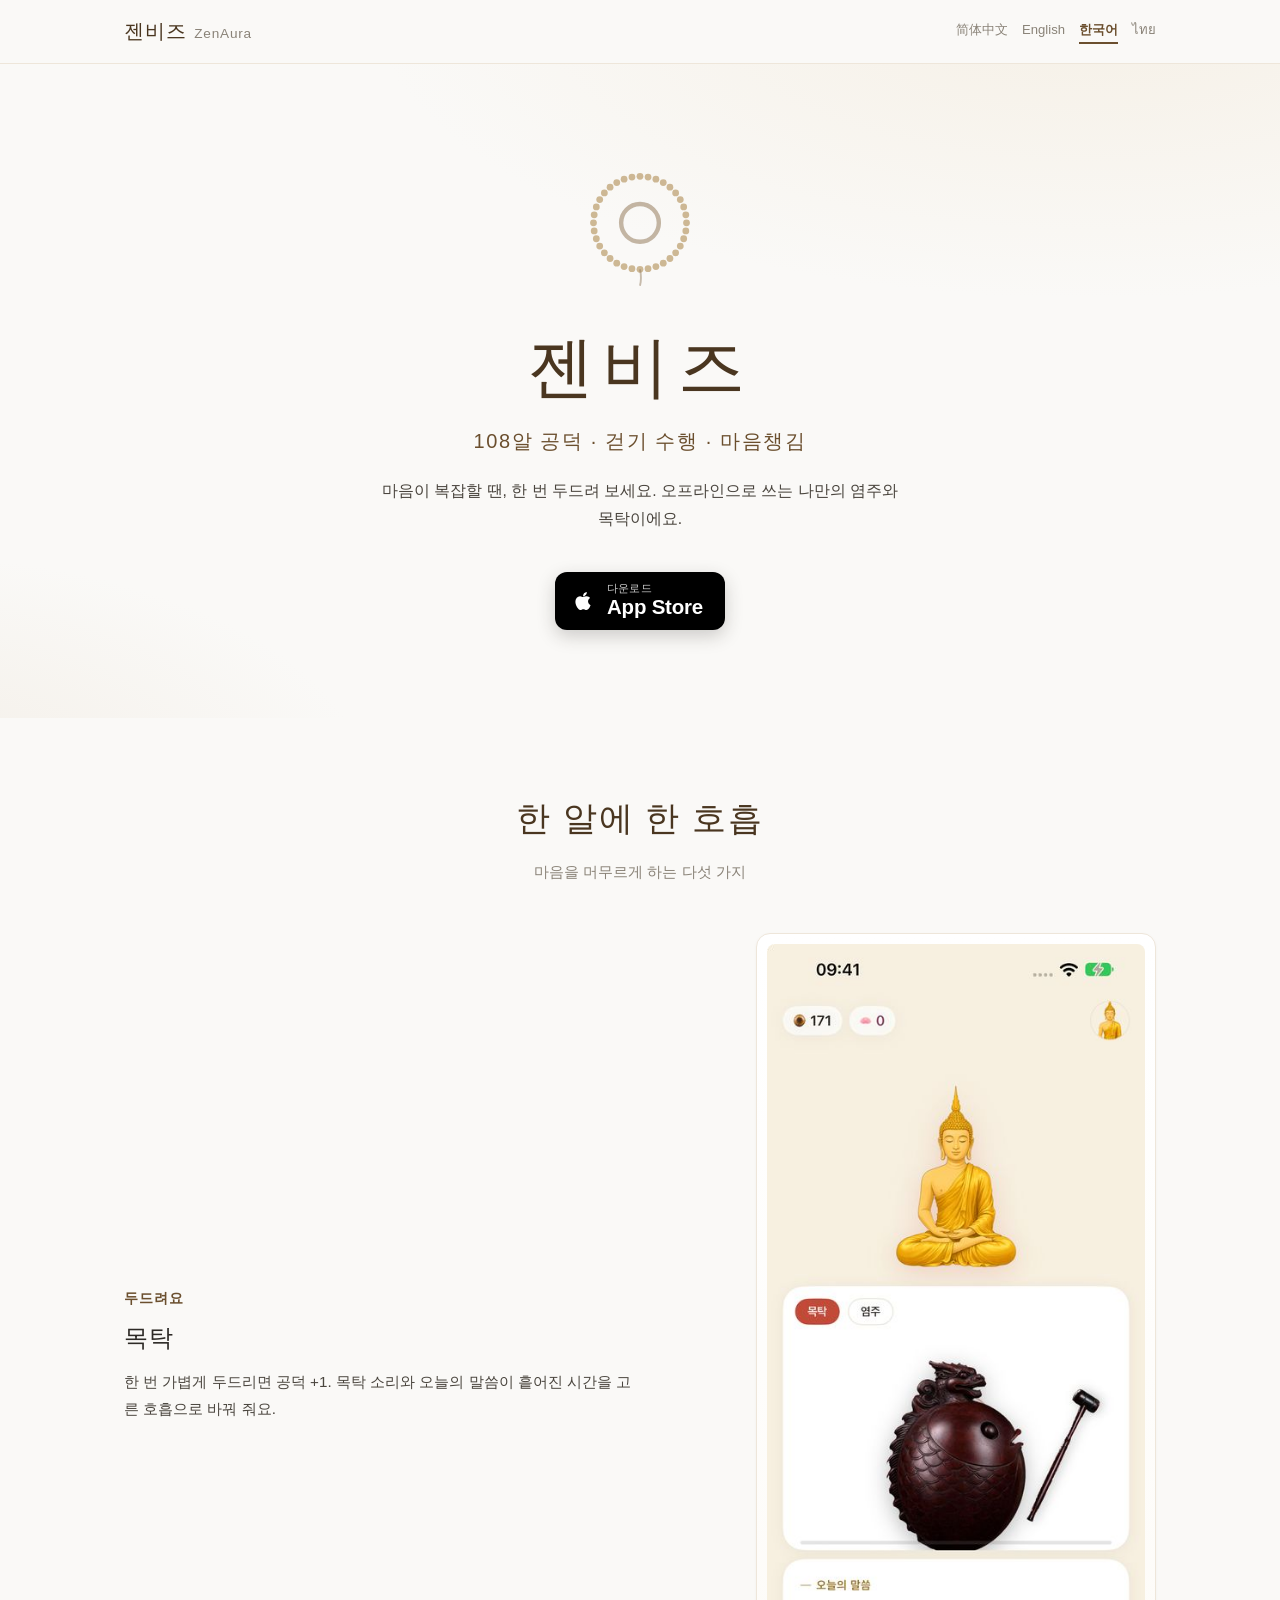
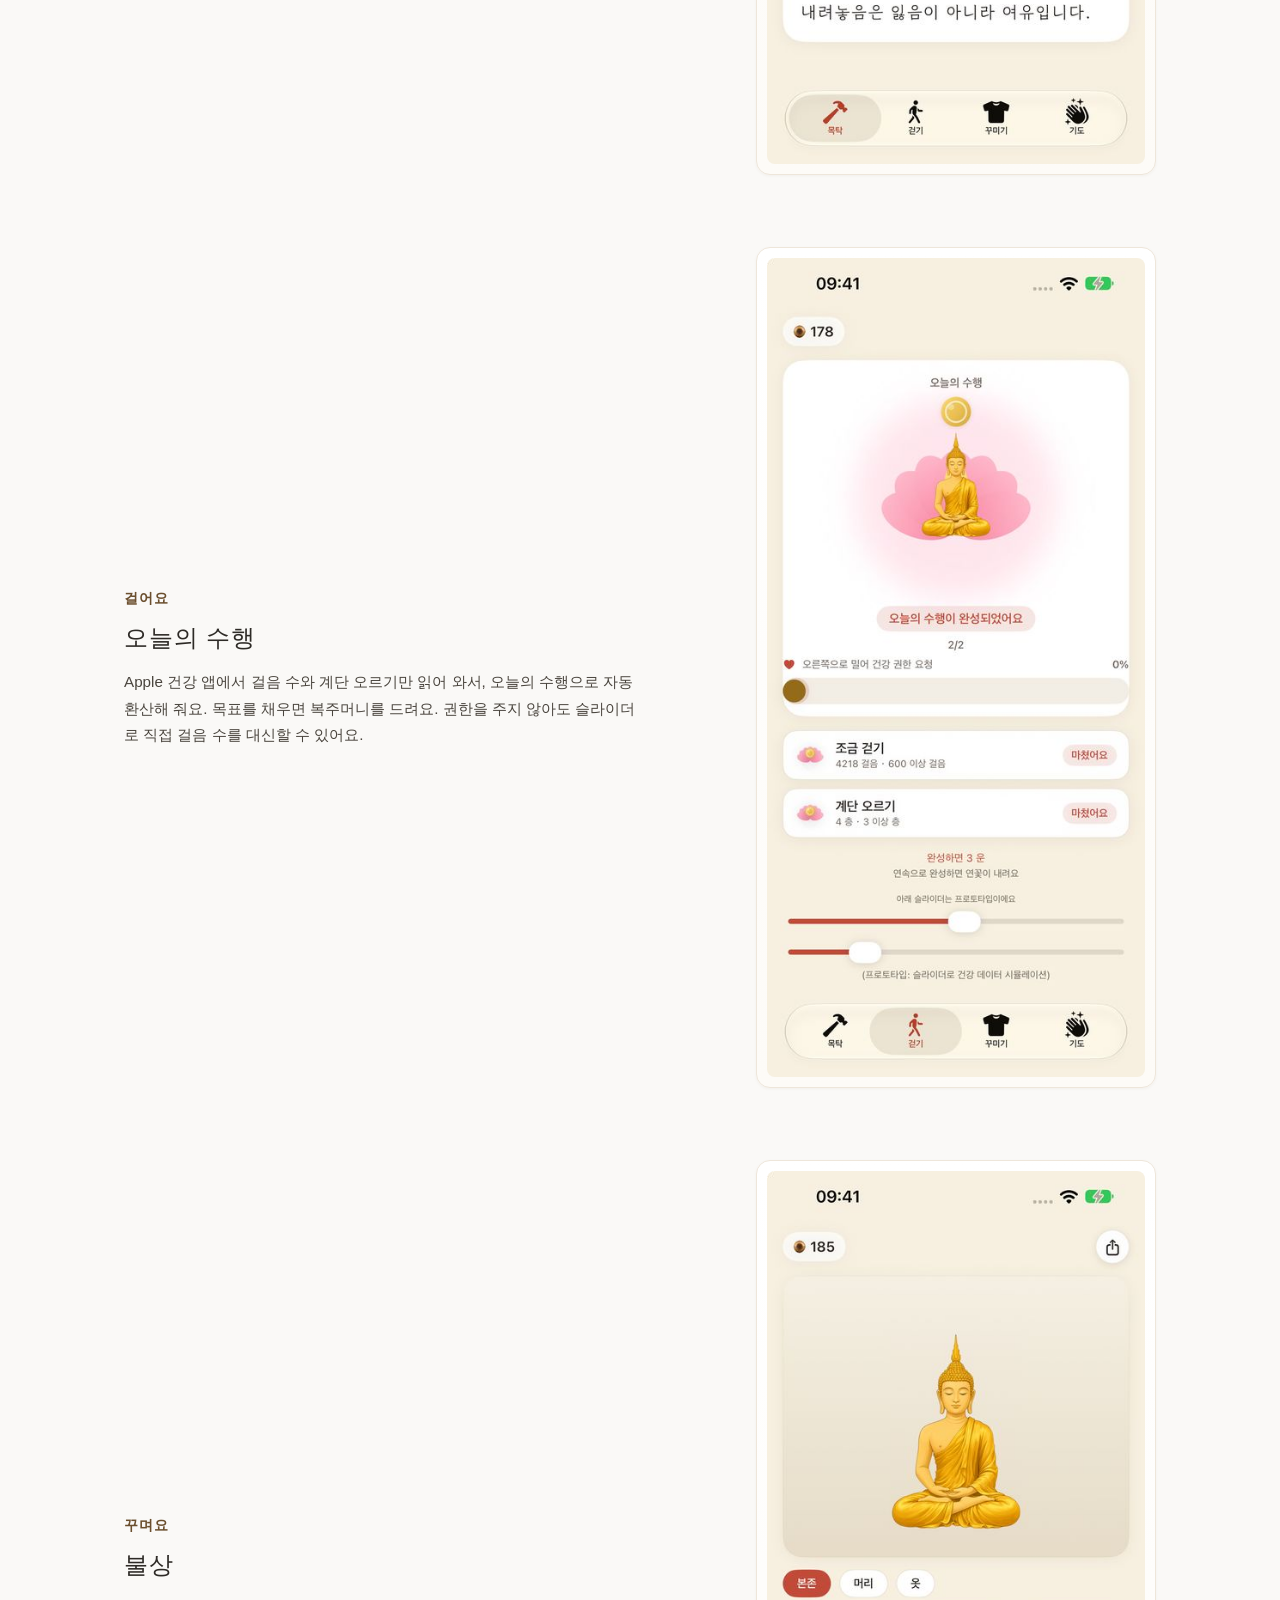
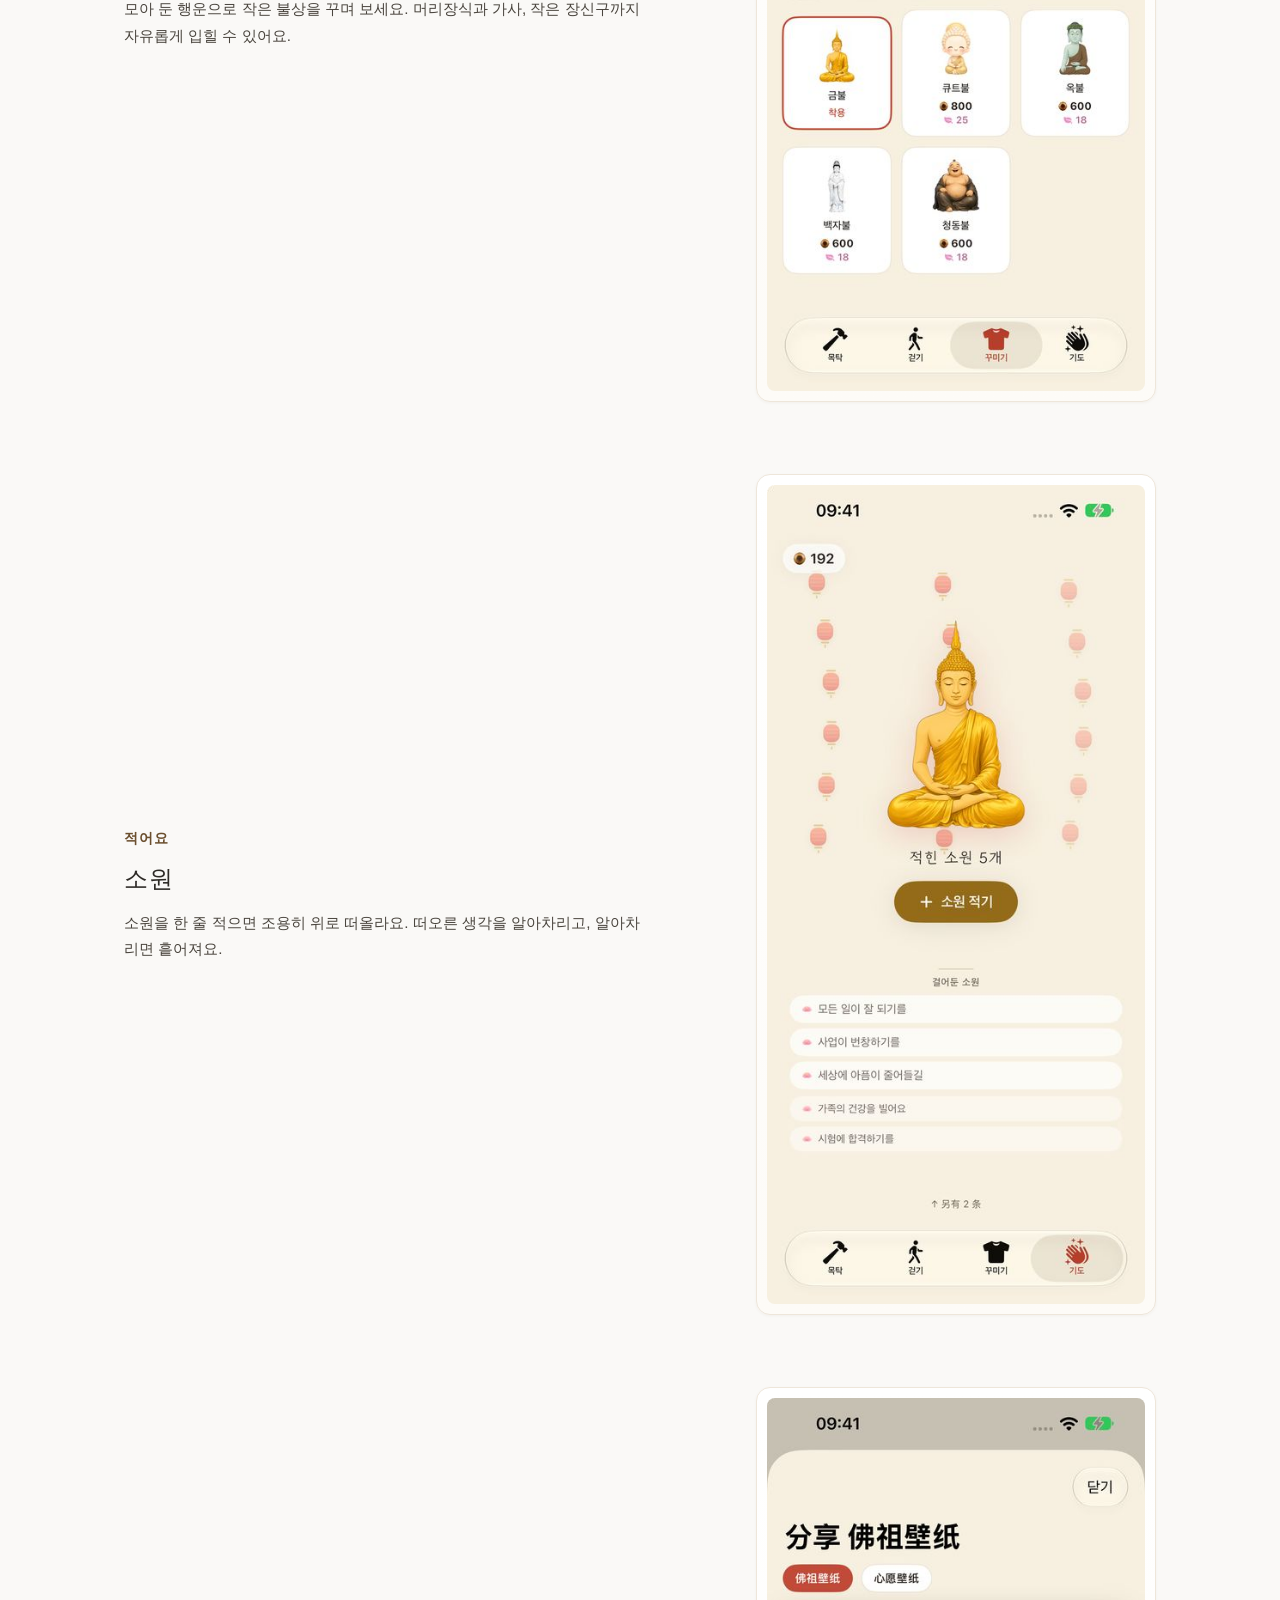
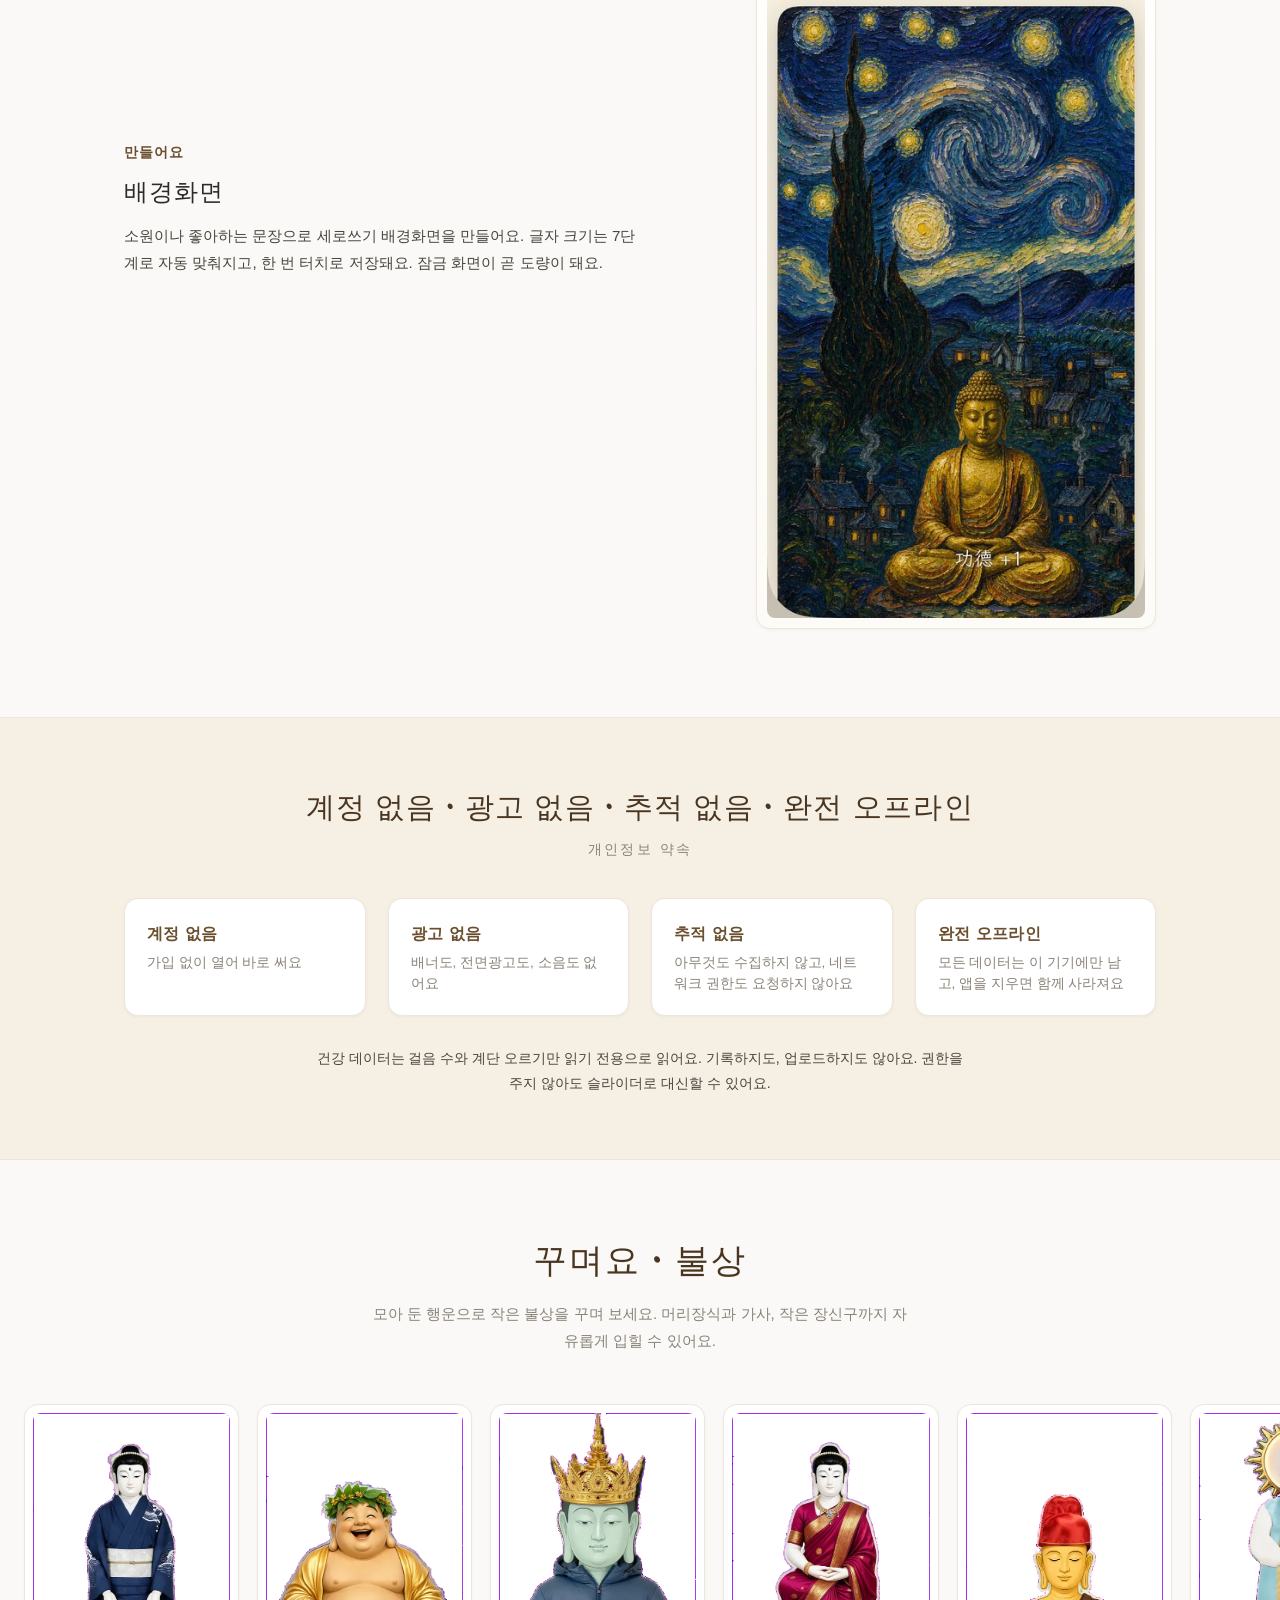
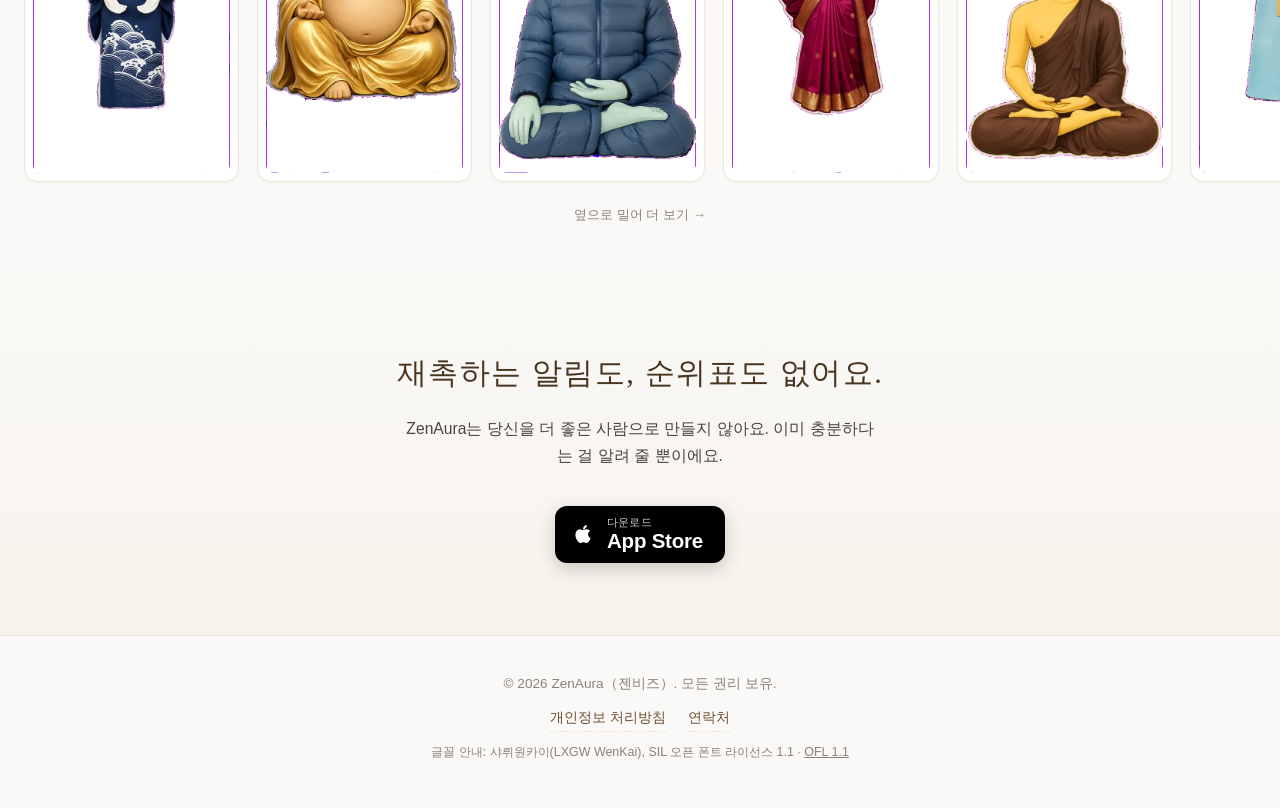
<file: ko.html>
<!DOCTYPE html>
<html lang="ko">
<head>
  <meta charset="UTF-8">
  <meta name="viewport" content="width=device-width, initial-scale=1.0">
  <title>ZenAura 젠비즈 — 염주 · 목탁 · 오늘의 수행</title>
  <meta name="description" content="ZenAura — 오프라인으로 쓰는 나만의 염주와 목탁. 한 번 두드리면 공덕 하나, 오늘 걸은 걸음이 오늘의 수행이 돼요. 소원으로 세로 배경화면을 만들어요. 계정도 광고도 없고 완전 오프라인이에요.">
  <link rel="canonical" href="https://zenbeads-privacy.pages.dev/ko.html">
    <link rel="alternate" hreflang="zh-Hans" href="https://zenbeads-privacy.pages.dev/">
    <link rel="alternate" hreflang="en" href="https://zenbeads-privacy.pages.dev/en.html">
    <link rel="alternate" hreflang="ko" href="https://zenbeads-privacy.pages.dev/ko.html">
    <link rel="alternate" hreflang="th" href="https://zenbeads-privacy.pages.dev/th.html">
    <link rel="alternate" hreflang="x-default" href="https://zenbeads-privacy.pages.dev/en.html">
  <meta property="og:type" content="website">
  <meta property="og:site_name" content="ZenAura">
  <meta property="og:title" content="ZenAura · 두드리면 마음이 조용해져요">
  <meta property="og:description" content="목탁 · 염주 108알 · 오늘의 수행. 계정도 광고도 없고 완전 오프라인이에요.">
  <meta property="og:image" content="https://zenbeads-privacy.pages.dev/assets/og/og-ko.jpg">
  <meta property="og:image:width" content="1024">
  <meta property="og:image:height" content="1024">
  <meta property="og:url" content="https://zenbeads-privacy.pages.dev/ko.html">
  <meta property="og:locale" content="ko_KR">
  <meta name="twitter:card" content="summary_large_image">
  <meta name="theme-color" content="#faf9f7">
  <link rel="icon" type="image/png" href="assets/img/icon.png">
  <link rel="apple-touch-icon" href="assets/img/icon.png">
  <link rel="stylesheet" href="style.css">
</head>
<body>
  <a class="skip" href="#main">본문으로 건너뛰기</a>
  <header class="site-header">
    <div class="wrap header-inner">
      <a class="brand" href="ko.html">젠비즈 <span class="brand-latin">ZenAura</span></a>
      <nav class="lang-switch" aria-label="언어">
          <a lang="zh-Hans" hreflang="zh-Hans" href="index.html">简体中文</a>
          <a lang="en" hreflang="en" href="en.html">English</a>
          <a lang="ko" hreflang="ko" href="ko.html" aria-current="page" class="cur">한국어</a>
          <a lang="th" hreflang="th" href="th.html">ไทย</a>
      </nav>
    </div>
  </header>

  <main id="main">
    <section class="hero">
      <div class="wrap hero-inner">
        <svg class="hero-beads" viewBox="0 0 200 210" aria-hidden="true" focusable="false"><g fill="#c9b18a"><circle cx="100.0" cy="26.0" r="5.4" class="accent"/><circle cx="112.8" cy="27.1" r="5.4"/><circle cx="125.3" cy="30.5" r="5.4"/><circle cx="137.0" cy="35.9" r="5.4"/><circle cx="147.6" cy="43.3" r="5.4"/><circle cx="156.7" cy="52.4" r="5.4"/><circle cx="164.1" cy="63.0" r="5.4"/><circle cx="169.5" cy="74.7" r="5.4"/><circle cx="172.9" cy="87.2" r="5.4"/><circle cx="174.0" cy="100.0" r="5.4"/><circle cx="172.9" cy="112.8" r="5.4"/><circle cx="169.5" cy="125.3" r="5.4"/><circle cx="164.1" cy="137.0" r="5.4"/><circle cx="156.7" cy="147.6" r="5.4"/><circle cx="147.6" cy="156.7" r="5.4"/><circle cx="137.0" cy="164.1" r="5.4"/><circle cx="125.3" cy="169.5" r="5.4"/><circle cx="112.8" cy="172.9" r="5.4"/><circle cx="100.0" cy="174.0" r="5.4"/><circle cx="87.2" cy="172.9" r="5.4"/><circle cx="74.7" cy="169.5" r="5.4"/><circle cx="63.0" cy="164.1" r="5.4"/><circle cx="52.4" cy="156.7" r="5.4"/><circle cx="43.3" cy="147.6" r="5.4"/><circle cx="35.9" cy="137.0" r="5.4"/><circle cx="30.5" cy="125.3" r="5.4"/><circle cx="27.1" cy="112.8" r="5.4"/><circle cx="26.0" cy="100.0" r="5.4"/><circle cx="27.1" cy="87.2" r="5.4"/><circle cx="30.5" cy="74.7" r="5.4"/><circle cx="35.9" cy="63.0" r="5.4"/><circle cx="43.3" cy="52.4" r="5.4"/><circle cx="52.4" cy="43.3" r="5.4"/><circle cx="63.0" cy="35.9" r="5.4"/><circle cx="74.7" cy="30.5" r="5.4"/><circle cx="87.2" cy="27.1" r="5.4"/></g><circle cx="100" cy="100" r="30" fill="none" stroke="#8a6f4d" stroke-width="7" stroke-linecap="round" opacity="0.55"/><path d="M100 174 q3 14 0 26" stroke="#8a6f4d" stroke-width="3" fill="none" opacity="0.5"/></svg>
        <h1 class="hero-title">젠비즈</h1>
        <p class="hero-tagline">108알 공덕 · 걷기 수행 · 마음챙김</p>
        <p class="hero-sub">마음이 복잡할 땐, 한 번 두드려 보세요. 오프라인으로 쓰는 나만의 염주와 목탁이에요.</p>
        <div class="hero-cta">
          <a class="appstore-btn" href="https://apps.apple.com/app/id6821324992" rel="noopener">
            <svg class="btn-apple" viewBox="0 0 24 24" width="24" height="24" aria-hidden="true" focusable="false"><path fill="#fff" d="M17.05 20.28c-.98.95-2.05.8-3.08.35-1.09-.46-2.09-.48-3.24 0-1.44.62-2.2.44-3.06-.35C2.79 15.25 3.51 7.59 9.05 7.31c1.35.07 2.29.74 3.08.8 1.18-.24 2.31-.93 3.57-.84 1.51.12 2.65.72 3.4 1.8-3.12 1.87-2.38 5.98.48 7.13-.57 1.5-1.31 2.99-2.53 4.08zM12.03 7.25c-.15-2.23 1.66-4.07 3.74-4.25.29 2.58-2.34 4.5-3.74 4.25z"/></svg><span class="btn-text"><small>다운로드</small><b>App Store</b></span>
          </a>
        </div>
      </div>
    </section>

    <section class="features" id="features">
      <div class="wrap">
        <h2 class="section-title">한 알에 한 호흡</h2>
        <p class="section-sub">마음을 머무르게 하는 다섯 가지</p>
        <div class="feature-grid">
        <article class="feature">
          <div class="feature-media">
            <img src="assets/img/ko/01_knock.jpg"
                 srcset="assets/img/ko/01_knock@2x.jpg 2x"
                 width="440" height="954" loading="lazy" decoding="async"
                 alt="젠비즈 · 목탁">
          </div>
          <div class="feature-body">
            <p class="feature-kicker"><span class="kicker-verb">두드려요</span></p>
            <h3 class="feature-name">목탁</h3>
            <p class="feature-desc">한 번 가볍게 두드리면 공덕 +1. 목탁 소리와 오늘의 말씀이 흩어진 시간을 고른 호흡으로 바꿔 줘요.</p>
          </div>
        </article>
        <article class="feature">
          <div class="feature-media">
            <img src="assets/img/ko/02_steps.jpg"
                 srcset="assets/img/ko/02_steps@2x.jpg 2x"
                 width="440" height="954" loading="lazy" decoding="async"
                 alt="젠비즈 · 오늘의 수행">
          </div>
          <div class="feature-body">
            <p class="feature-kicker"><span class="kicker-verb">걸어요</span></p>
            <h3 class="feature-name">오늘의 수행</h3>
            <p class="feature-desc">Apple 건강 앱에서 걸음 수와 계단 오르기만 읽어 와서, 오늘의 수행으로 자동 환산해 줘요. 목표를 채우면 복주머니를 드려요. 권한을 주지 않아도 슬라이더로 직접 걸음 수를 대신할 수 있어요.</p>
          </div>
        </article>
        <article class="feature">
          <div class="feature-media">
            <img src="assets/img/ko/03_wardrobe.jpg"
                 srcset="assets/img/ko/03_wardrobe@2x.jpg 2x"
                 width="440" height="954" loading="lazy" decoding="async"
                 alt="젠비즈 · 불상">
          </div>
          <div class="feature-body">
            <p class="feature-kicker"><span class="kicker-verb">꾸며요</span></p>
            <h3 class="feature-name">불상</h3>
            <p class="feature-desc">모아 둔 행운으로 작은 불상을 꾸며 보세요. 머리장식과 가사, 작은 장신구까지 자유롭게 입힐 수 있어요.</p>
          </div>
        </article>
        <article class="feature">
          <div class="feature-media">
            <img src="assets/img/ko/04_wish.jpg"
                 srcset="assets/img/ko/04_wish@2x.jpg 2x"
                 width="440" height="954" loading="lazy" decoding="async"
                 alt="젠비즈 · 소원">
          </div>
          <div class="feature-body">
            <p class="feature-kicker"><span class="kicker-verb">적어요</span></p>
            <h3 class="feature-name">소원</h3>
            <p class="feature-desc">소원을 한 줄 적으면 조용히 위로 떠올라요. 떠오른 생각을 알아차리고, 알아차리면 흩어져요.</p>
          </div>
        </article>
        <article class="feature">
          <div class="feature-media">
            <img src="assets/img/ko/05_wallpaper.jpg"
                 srcset="assets/img/ko/05_wallpaper@2x.jpg 2x"
                 width="440" height="954" loading="lazy" decoding="async"
                 alt="젠비즈 · 배경화면">
          </div>
          <div class="feature-body">
            <p class="feature-kicker"><span class="kicker-verb">만들어요</span></p>
            <h3 class="feature-name">배경화면</h3>
            <p class="feature-desc">소원이나 좋아하는 문장으로 세로쓰기 배경화면을 만들어요. 글자 크기는 7단계로 자동 맞춰지고, 한 번 터치로 저장돼요. 잠금 화면이 곧 도량이 돼요.</p>
          </div>
        </article>
        </div>
      </div>
    </section>

    <section class="privacy-band" id="privacy">
      <div class="wrap">
        <h2 class="privacy-title">계정 없음 · 광고 없음 · 추적 없음 · 완전 오프라인</h2>
        <p class="privacy-lead">개인정보 약속</p>
        <ul class="privacy-points">
          <li><strong>계정 없음</strong><span>가입 없이 열어 바로 써요</span></li>
          <li><strong>광고 없음</strong><span>배너도, 전면광고도, 소음도 없어요</span></li>
          <li><strong>추적 없음</strong><span>아무것도 수집하지 않고, 네트워크 권한도 요청하지 않아요</span></li>
          <li><strong>완전 오프라인</strong><span>모든 데이터는 이 기기에만 남고, 앱을 지우면 함께 사라져요</span></li>
        </ul>
        <p class="privacy-health">건강 데이터는 걸음 수와 계단 오르기만 읽기 전용으로 읽어요. 기록하지도, 업로드하지도 않아요. 권한을 주지 않아도 슬라이더로 대신할 수 있어요.</p>
      </div>
    </section>

    <section class="gallery" id="gallery">
      <div class="wrap">
        <h2 class="section-title">꾸며요 · 불상</h2>
        <p class="section-sub">모아 둔 행운으로 작은 불상을 꾸며 보세요. 머리장식과 가사, 작은 장신구까지 자유롭게 입힐 수 있어요.</p>
      </div>
      <div class="gal-strip" role="list" aria-label="꾸며요 · 불상">
          <figure class="gal-item" role="listitem"><img src="assets/img/gallery/WC_00c4de67.webp" loading="lazy" decoding="async" width="512" height="640" alt="불상 꾸미기 조합"></figure>
          <figure class="gal-item" role="listitem"><img src="assets/img/gallery/WC_172470d5.webp" loading="lazy" decoding="async" width="512" height="640" alt="불상 꾸미기 조합"></figure>
          <figure class="gal-item" role="listitem"><img src="assets/img/gallery/WC_2c73d54a.webp" loading="lazy" decoding="async" width="512" height="640" alt="불상 꾸미기 조합"></figure>
          <figure class="gal-item" role="listitem"><img src="assets/img/gallery/WC_4398dc10.webp" loading="lazy" decoding="async" width="512" height="640" alt="불상 꾸미기 조합"></figure>
          <figure class="gal-item" role="listitem"><img src="assets/img/gallery/WC_6275d5df.webp" loading="lazy" decoding="async" width="512" height="640" alt="불상 꾸미기 조합"></figure>
          <figure class="gal-item" role="listitem"><img src="assets/img/gallery/WC_772dae78.webp" loading="lazy" decoding="async" width="512" height="640" alt="불상 꾸미기 조합"></figure>
          <figure class="gal-item" role="listitem"><img src="assets/img/gallery/WC_98e4f56a.webp" loading="lazy" decoding="async" width="512" height="640" alt="불상 꾸미기 조합"></figure>
          <figure class="gal-item" role="listitem"><img src="assets/img/gallery/WC_b40843ec.webp" loading="lazy" decoding="async" width="512" height="640" alt="불상 꾸미기 조합"></figure>
          <figure class="gal-item" role="listitem"><img src="assets/img/gallery/WC_c707de88.webp" loading="lazy" decoding="async" width="512" height="640" alt="불상 꾸미기 조합"></figure>
          <figure class="gal-item" role="listitem"><img src="assets/img/gallery/WC_dde1a5f0.webp" loading="lazy" decoding="async" width="512" height="640" alt="불상 꾸미기 조합"></figure>
          <figure class="gal-item" role="listitem"><img src="assets/img/gallery/WC_ff041101.webp" loading="lazy" decoding="async" width="512" height="640" alt="불상 꾸미기 조합"></figure>
      </div>
      <p class="gal-hint wrap">옆으로 밀어 더 보기 →</p>
    </section>

    <section class="closing">
      <div class="wrap">
        <h2 class="closing-title">재촉하는 알림도, 순위표도 없어요.</h2>
        <p class="closing-text">ZenAura는 당신을 더 좋은 사람으로 만들지 않아요. 이미 충분하다는 걸 알려 줄 뿐이에요.</p>
        <a class="appstore-btn" href="https://apps.apple.com/app/id6821324992" rel="noopener">
          <svg class="btn-apple" viewBox="0 0 24 24" width="24" height="24" aria-hidden="true" focusable="false"><path fill="#fff" d="M17.05 20.28c-.98.95-2.05.8-3.08.35-1.09-.46-2.09-.48-3.24 0-1.44.62-2.2.44-3.06-.35C2.79 15.25 3.51 7.59 9.05 7.31c1.35.07 2.29.74 3.08.8 1.18-.24 2.31-.93 3.57-.84 1.51.12 2.65.72 3.4 1.8-3.12 1.87-2.38 5.98.48 7.13-.57 1.5-1.31 2.99-2.53 4.08zM12.03 7.25c-.15-2.23 1.66-4.07 3.74-4.25.29 2.58-2.34 4.5-3.74 4.25z"/></svg><span class="btn-text"><small>다운로드</small><b>App Store</b></span>
        </a>
      </div>
    </section>
  </main>

  <footer class="site-footer">
    <div class="wrap footer-inner">
      <p class="footer-brand">© 2026 ZenAura（젠비즈）. 모든 권리 보유.</p>
      <nav class="footer-links">
        <a href="/privacy/ko.html" rel="noopener">개인정보 처리방침</a>
        <a href="mailto:yanoutech@163.com">연락처</a>
      </nav>
      <p class="footer-font">글꼴 안내: 샤뤼원카이(LXGW WenKai), SIL 오픈 폰트 라이선스 1.1 · <a href="fonts/OFL-LXGWWenKai.txt">OFL 1.1</a></p>
    </div>
  </footer>
</body>
</html>
</file>
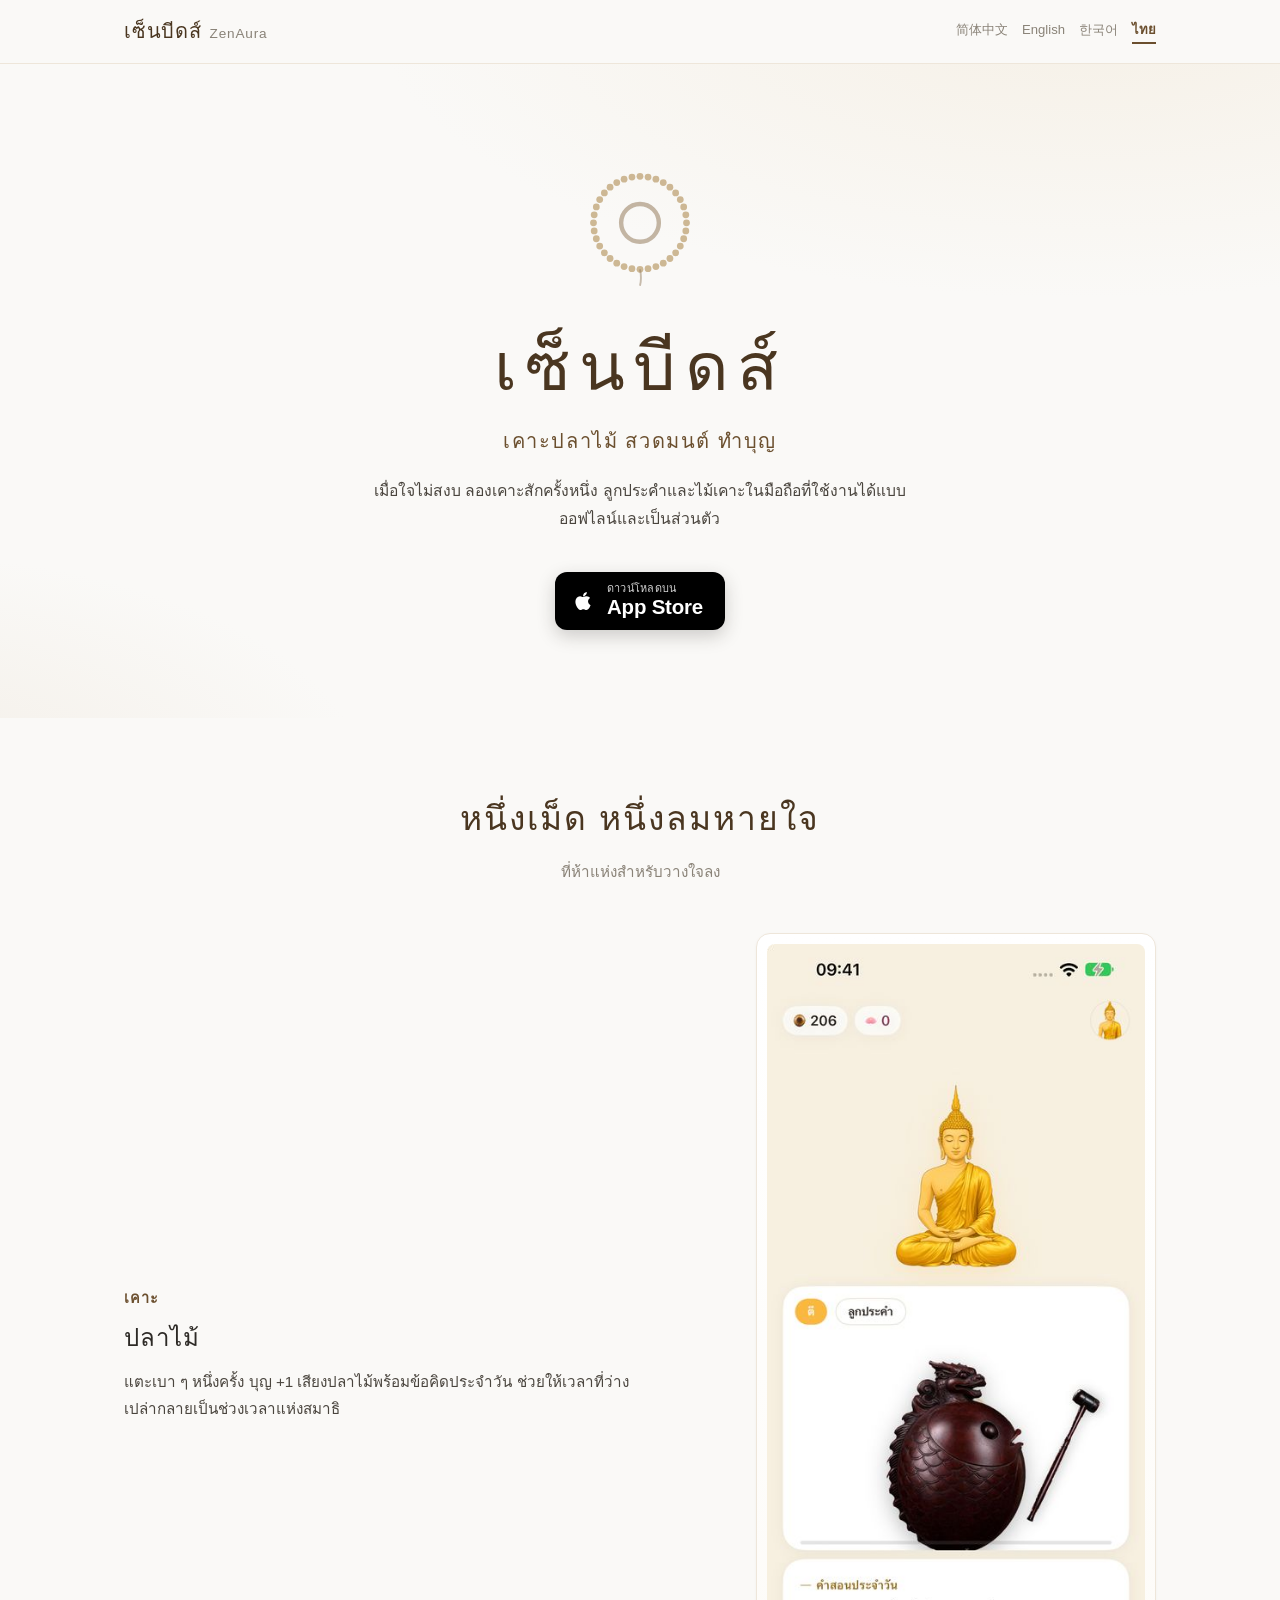
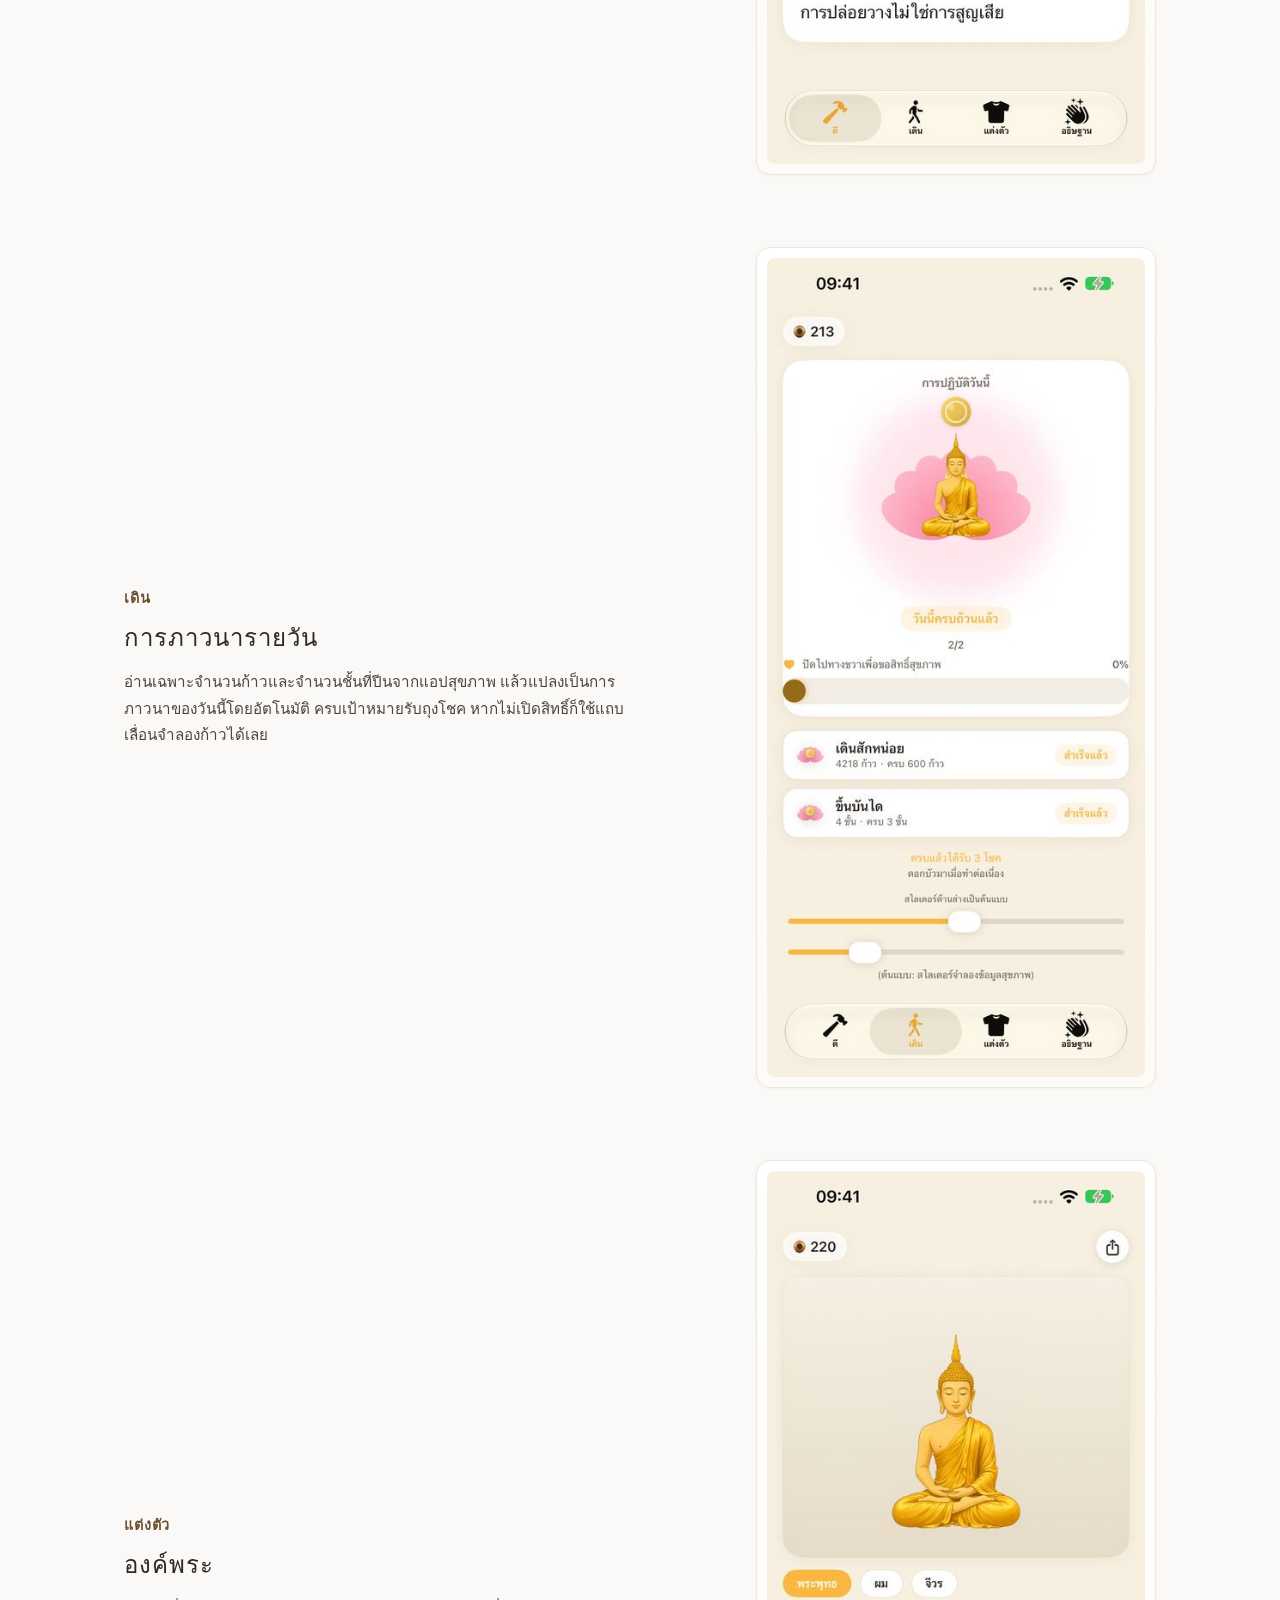
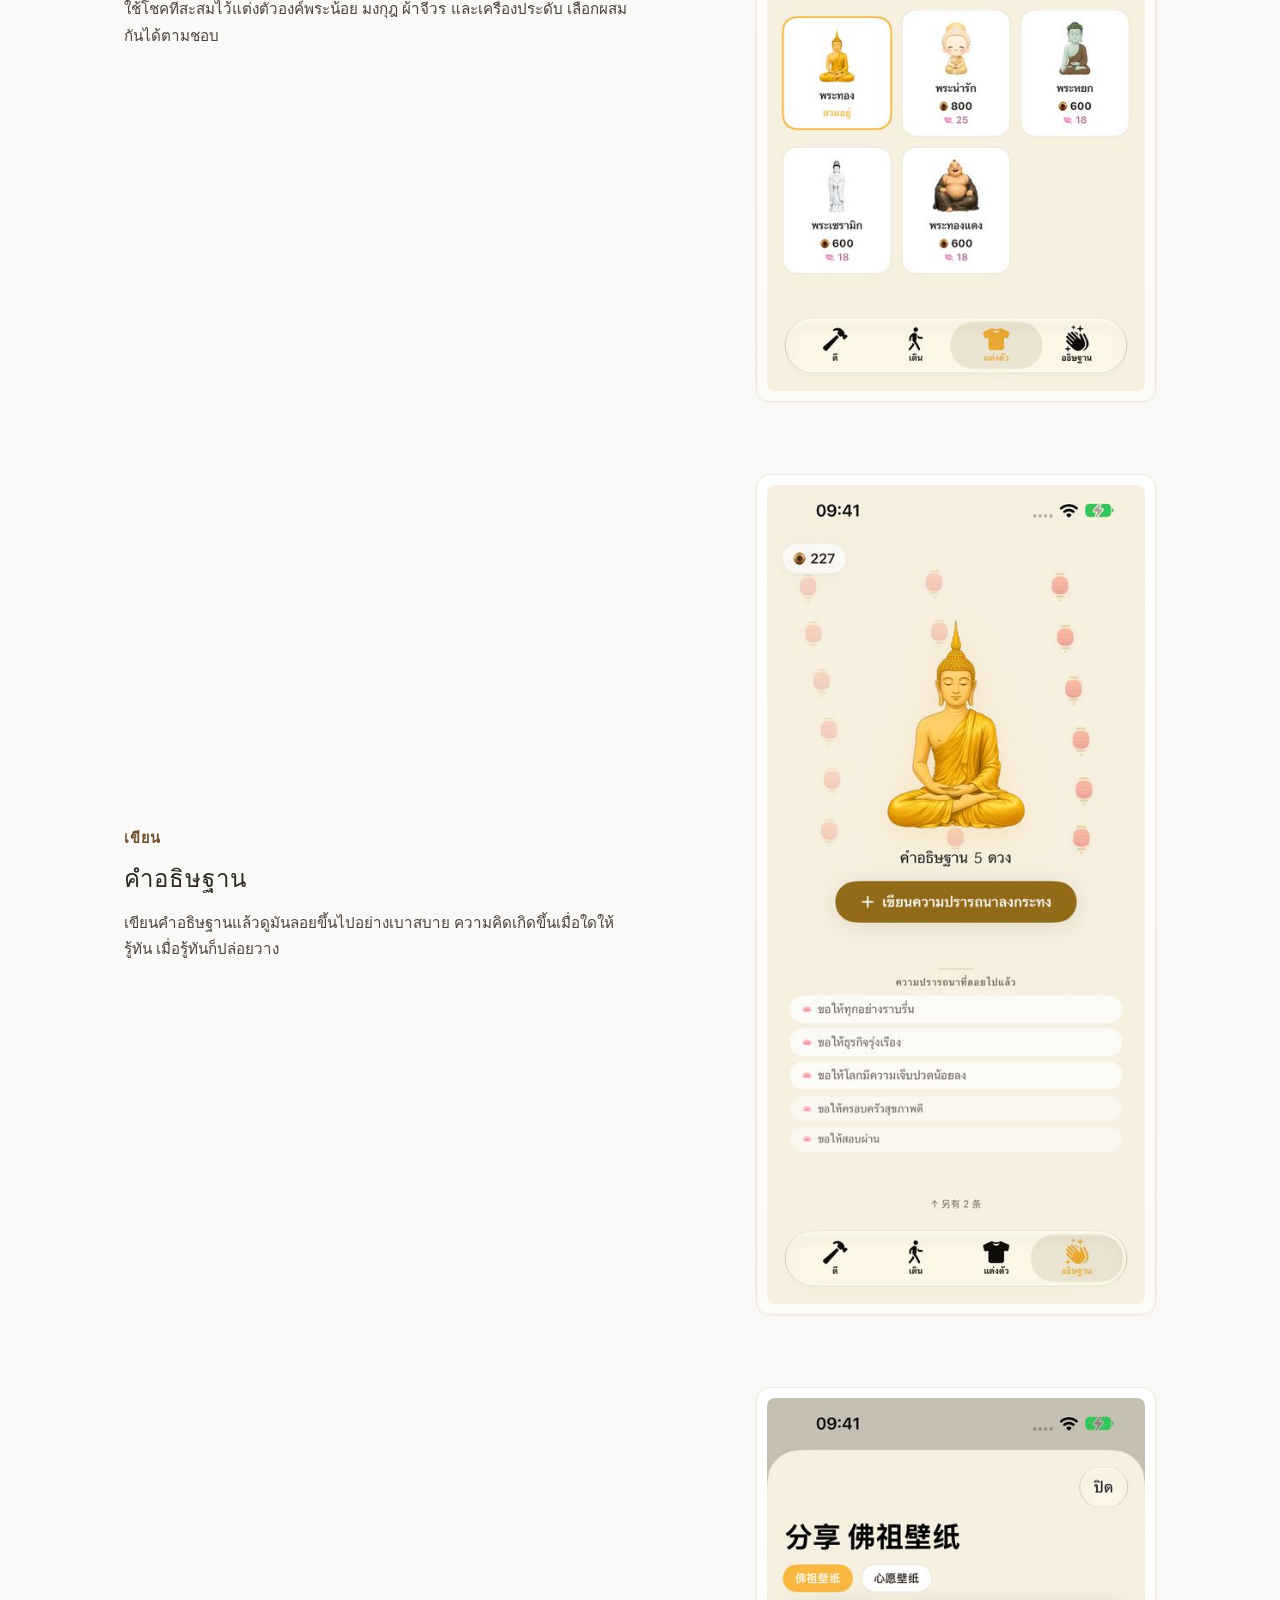
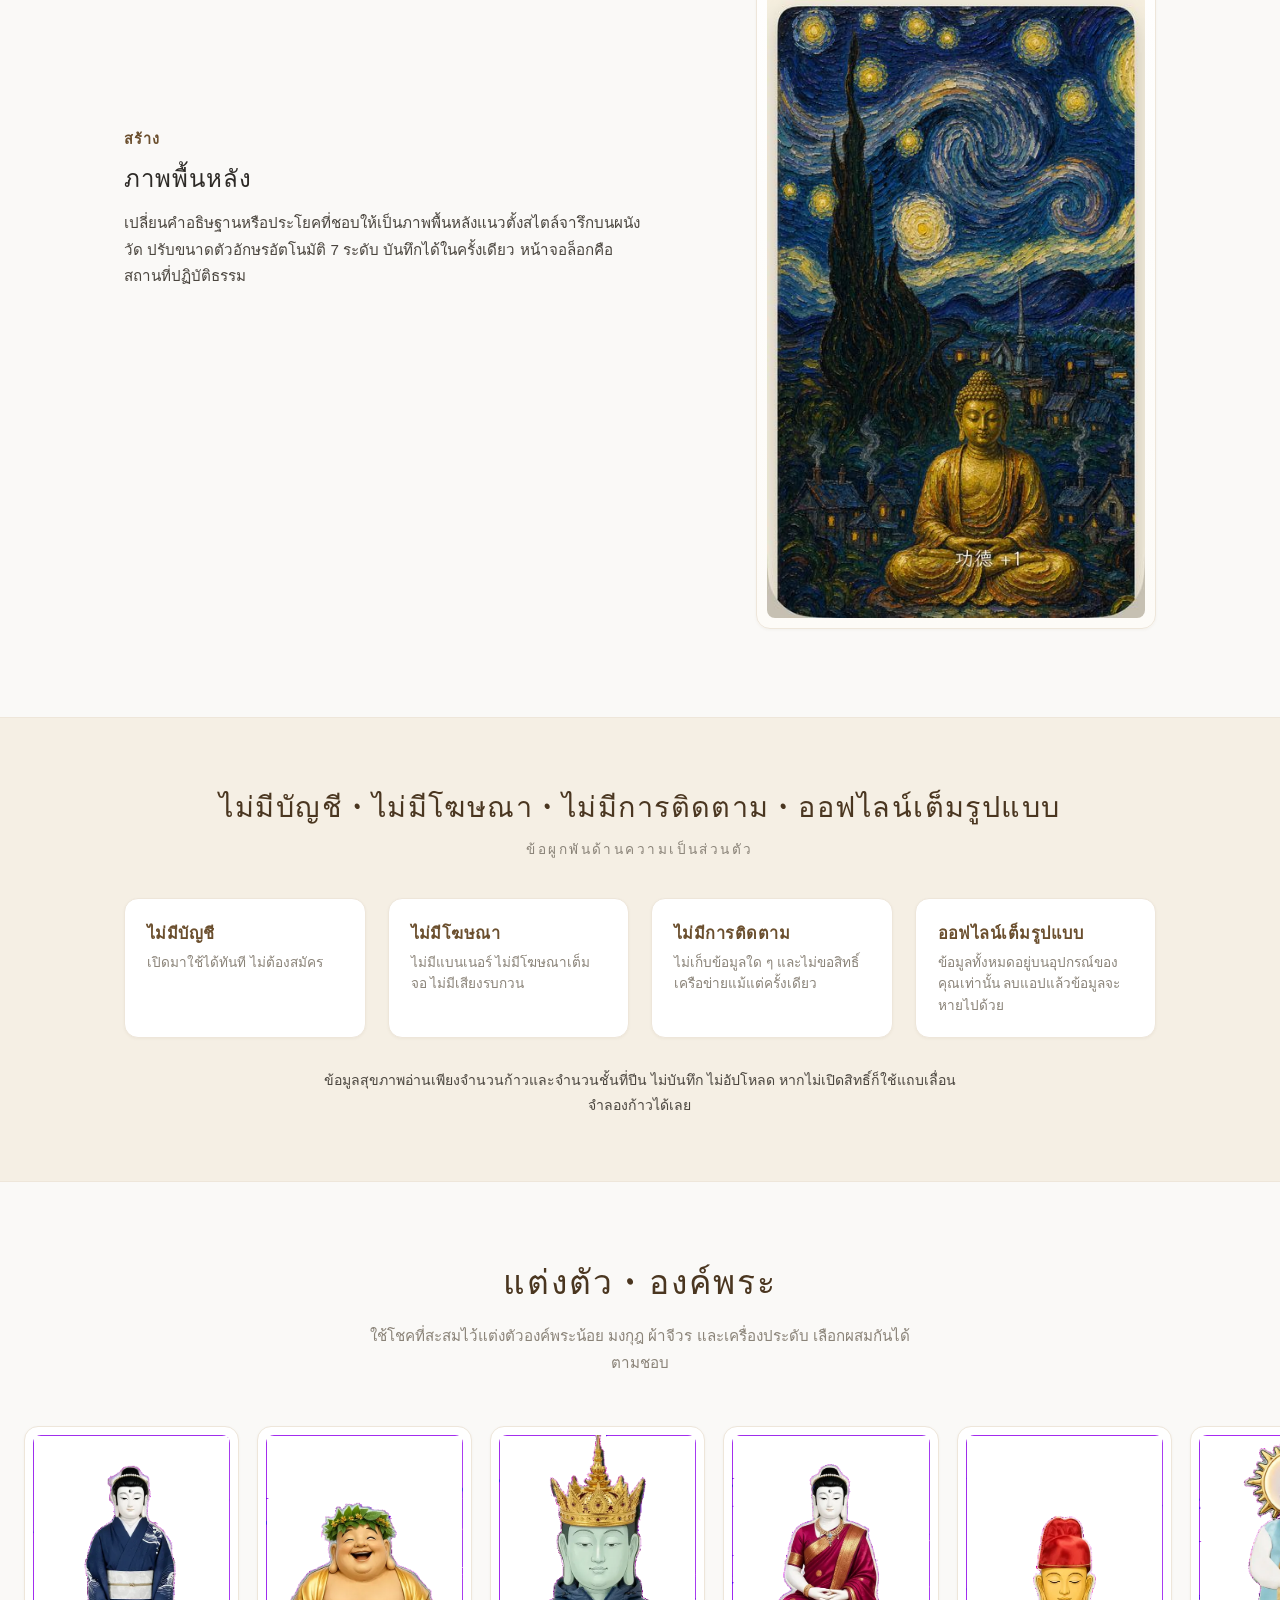
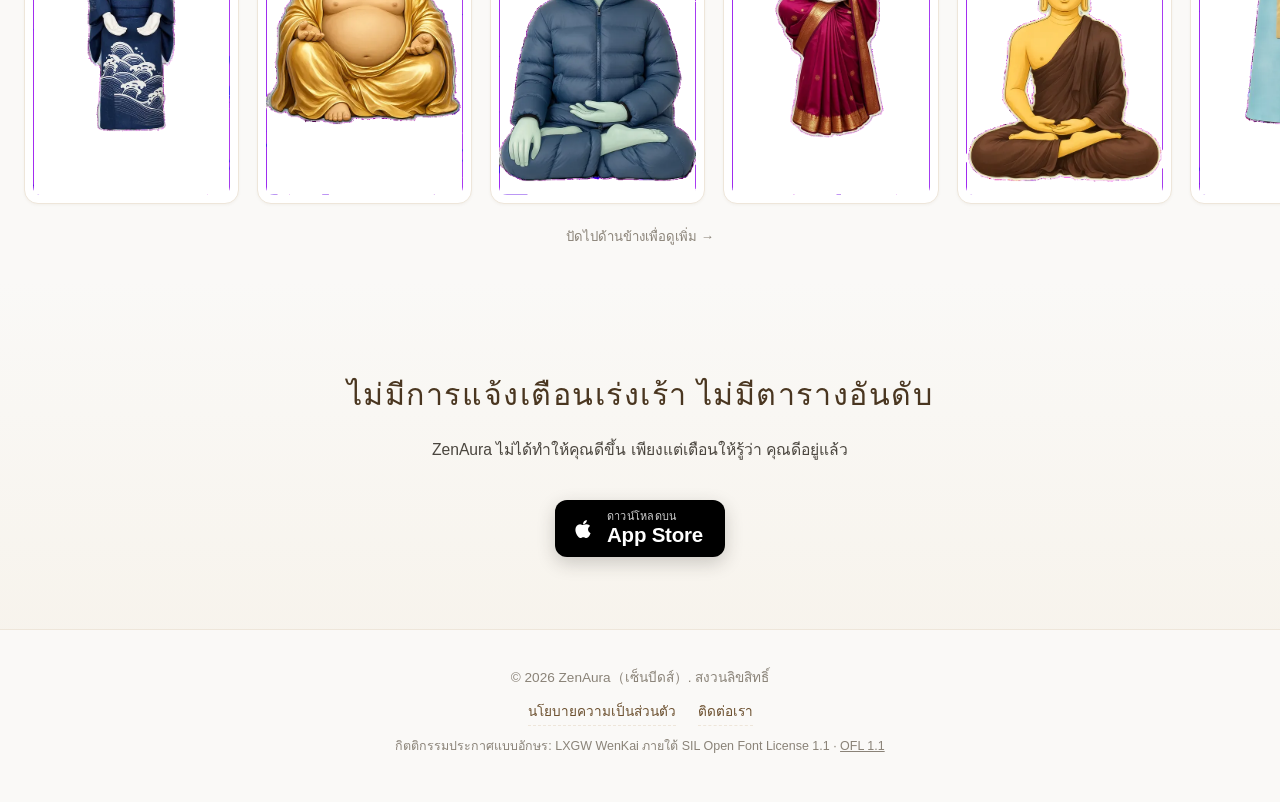
<file: th.html>
<!DOCTYPE html>
<html lang="th">
<head>
  <meta charset="UTF-8">
  <meta name="viewport" content="width=device-width, initial-scale=1.0">
  <title>ZenAura เซ็นบีดส์ — ลูกประคำ · ปลาไม้ · ภาวนา</title>
  <meta name="description" content="ZenAura — ชุดลูกประคำและไม้เคาะในมือถือที่ใช้งานได้แบบออฟไลน์และเป็นส่วนตัว เคาะหนึ่งครั้งเป็นบุญหนึ่งครั้ง ก้าวเดินในแต่ละวันก็เป็นการภาวนาของวันนี้ได้ และทำคำอธิษฐานเป็นภาพพื้นหลังแนวตั้ง ไม่มีบัญชี ไม่มีโฆษณา ไม่มีการติดตาม">
  <link rel="canonical" href="https://zenbeads-privacy.pages.dev/th.html">
    <link rel="alternate" hreflang="zh-Hans" href="https://zenbeads-privacy.pages.dev/">
    <link rel="alternate" hreflang="en" href="https://zenbeads-privacy.pages.dev/en.html">
    <link rel="alternate" hreflang="ko" href="https://zenbeads-privacy.pages.dev/ko.html">
    <link rel="alternate" hreflang="th" href="https://zenbeads-privacy.pages.dev/th.html">
    <link rel="alternate" hreflang="x-default" href="https://zenbeads-privacy.pages.dev/en.html">
  <meta property="og:type" content="website">
  <meta property="og:site_name" content="ZenAura">
  <meta property="og:title" content="ZenAura · เคาะครั้งเดียว ใจก็สงบ">
  <meta property="og:description" content="ปลาไม้ · ลูกประคำ 108 เม็ด · การภาวนารายวัน ออฟไลน์เต็มรูปแบบ ไม่มีบัญชี ไม่มีโฆษณา">
  <meta property="og:image" content="https://zenbeads-privacy.pages.dev/assets/og/og-th.jpg">
  <meta property="og:image:width" content="1024">
  <meta property="og:image:height" content="1024">
  <meta property="og:url" content="https://zenbeads-privacy.pages.dev/th.html">
  <meta property="og:locale" content="th_TH">
  <meta name="twitter:card" content="summary_large_image">
  <meta name="theme-color" content="#faf9f7">
  <link rel="icon" type="image/png" href="assets/img/icon.png">
  <link rel="apple-touch-icon" href="assets/img/icon.png">
  <link rel="stylesheet" href="style.css">
</head>
<body>
  <a class="skip" href="#main">ข้ามไปยังเนื้อหา</a>
  <header class="site-header">
    <div class="wrap header-inner">
      <a class="brand" href="th.html">เซ็นบีดส์ <span class="brand-latin">ZenAura</span></a>
      <nav class="lang-switch" aria-label="ภาษา">
          <a lang="zh-Hans" hreflang="zh-Hans" href="index.html">简体中文</a>
          <a lang="en" hreflang="en" href="en.html">English</a>
          <a lang="ko" hreflang="ko" href="ko.html">한국어</a>
          <a lang="th" hreflang="th" href="th.html" aria-current="page" class="cur">ไทย</a>
      </nav>
    </div>
  </header>

  <main id="main">
    <section class="hero">
      <div class="wrap hero-inner">
        <svg class="hero-beads" viewBox="0 0 200 210" aria-hidden="true" focusable="false"><g fill="#c9b18a"><circle cx="100.0" cy="26.0" r="5.4" class="accent"/><circle cx="112.8" cy="27.1" r="5.4"/><circle cx="125.3" cy="30.5" r="5.4"/><circle cx="137.0" cy="35.9" r="5.4"/><circle cx="147.6" cy="43.3" r="5.4"/><circle cx="156.7" cy="52.4" r="5.4"/><circle cx="164.1" cy="63.0" r="5.4"/><circle cx="169.5" cy="74.7" r="5.4"/><circle cx="172.9" cy="87.2" r="5.4"/><circle cx="174.0" cy="100.0" r="5.4"/><circle cx="172.9" cy="112.8" r="5.4"/><circle cx="169.5" cy="125.3" r="5.4"/><circle cx="164.1" cy="137.0" r="5.4"/><circle cx="156.7" cy="147.6" r="5.4"/><circle cx="147.6" cy="156.7" r="5.4"/><circle cx="137.0" cy="164.1" r="5.4"/><circle cx="125.3" cy="169.5" r="5.4"/><circle cx="112.8" cy="172.9" r="5.4"/><circle cx="100.0" cy="174.0" r="5.4"/><circle cx="87.2" cy="172.9" r="5.4"/><circle cx="74.7" cy="169.5" r="5.4"/><circle cx="63.0" cy="164.1" r="5.4"/><circle cx="52.4" cy="156.7" r="5.4"/><circle cx="43.3" cy="147.6" r="5.4"/><circle cx="35.9" cy="137.0" r="5.4"/><circle cx="30.5" cy="125.3" r="5.4"/><circle cx="27.1" cy="112.8" r="5.4"/><circle cx="26.0" cy="100.0" r="5.4"/><circle cx="27.1" cy="87.2" r="5.4"/><circle cx="30.5" cy="74.7" r="5.4"/><circle cx="35.9" cy="63.0" r="5.4"/><circle cx="43.3" cy="52.4" r="5.4"/><circle cx="52.4" cy="43.3" r="5.4"/><circle cx="63.0" cy="35.9" r="5.4"/><circle cx="74.7" cy="30.5" r="5.4"/><circle cx="87.2" cy="27.1" r="5.4"/></g><circle cx="100" cy="100" r="30" fill="none" stroke="#8a6f4d" stroke-width="7" stroke-linecap="round" opacity="0.55"/><path d="M100 174 q3 14 0 26" stroke="#8a6f4d" stroke-width="3" fill="none" opacity="0.5"/></svg>
        <h1 class="hero-title">เซ็นบีดส์</h1>
        <p class="hero-tagline">เคาะปลาไม้ สวดมนต์ ทำบุญ</p>
        <p class="hero-sub">เมื่อใจไม่สงบ ลองเคาะสักครั้งหนึ่ง ลูกประคำและไม้เคาะในมือถือที่ใช้งานได้แบบออฟไลน์และเป็นส่วนตัว</p>
        <div class="hero-cta">
          <a class="appstore-btn" href="https://apps.apple.com/app/id6821324992" rel="noopener">
            <svg class="btn-apple" viewBox="0 0 24 24" width="24" height="24" aria-hidden="true" focusable="false"><path fill="#fff" d="M17.05 20.28c-.98.95-2.05.8-3.08.35-1.09-.46-2.09-.48-3.24 0-1.44.62-2.2.44-3.06-.35C2.79 15.25 3.51 7.59 9.05 7.31c1.35.07 2.29.74 3.08.8 1.18-.24 2.31-.93 3.57-.84 1.51.12 2.65.72 3.4 1.8-3.12 1.87-2.38 5.98.48 7.13-.57 1.5-1.31 2.99-2.53 4.08zM12.03 7.25c-.15-2.23 1.66-4.07 3.74-4.25.29 2.58-2.34 4.5-3.74 4.25z"/></svg><span class="btn-text"><small>ดาวน์โหลดบน</small><b>App Store</b></span>
          </a>
        </div>
      </div>
    </section>

    <section class="features" id="features">
      <div class="wrap">
        <h2 class="section-title">หนึ่งเม็ด หนึ่งลมหายใจ</h2>
        <p class="section-sub">ที่ห้าแห่งสำหรับวางใจลง</p>
        <div class="feature-grid">
        <article class="feature">
          <div class="feature-media">
            <img src="assets/img/th/01_knock.jpg"
                 srcset="assets/img/th/01_knock@2x.jpg 2x"
                 width="440" height="954" loading="lazy" decoding="async"
                 alt="เซ็นบีดส์ · ปลาไม้">
          </div>
          <div class="feature-body">
            <p class="feature-kicker"><span class="kicker-verb">เคาะ</span></p>
            <h3 class="feature-name">ปลาไม้</h3>
            <p class="feature-desc">แตะเบา ๆ หนึ่งครั้ง บุญ +1 เสียงปลาไม้พร้อมข้อคิดประจำวัน ช่วยให้เวลาที่ว่างเปล่ากลายเป็นช่วงเวลาแห่งสมาธิ</p>
          </div>
        </article>
        <article class="feature">
          <div class="feature-media">
            <img src="assets/img/th/02_steps.jpg"
                 srcset="assets/img/th/02_steps@2x.jpg 2x"
                 width="440" height="954" loading="lazy" decoding="async"
                 alt="เซ็นบีดส์ · การภาวนารายวัน">
          </div>
          <div class="feature-body">
            <p class="feature-kicker"><span class="kicker-verb">เดิน</span></p>
            <h3 class="feature-name">การภาวนารายวัน</h3>
            <p class="feature-desc">อ่านเฉพาะจำนวนก้าวและจำนวนชั้นที่ปีนจากแอปสุขภาพ แล้วแปลงเป็นการภาวนาของวันนี้โดยอัตโนมัติ ครบเป้าหมายรับถุงโชค หากไม่เปิดสิทธิ์ก็ใช้แถบเลื่อนจำลองก้าวได้เลย</p>
          </div>
        </article>
        <article class="feature">
          <div class="feature-media">
            <img src="assets/img/th/03_wardrobe.jpg"
                 srcset="assets/img/th/03_wardrobe@2x.jpg 2x"
                 width="440" height="954" loading="lazy" decoding="async"
                 alt="เซ็นบีดส์ · องค์พระ">
          </div>
          <div class="feature-body">
            <p class="feature-kicker"><span class="kicker-verb">แต่งตัว</span></p>
            <h3 class="feature-name">องค์พระ</h3>
            <p class="feature-desc">ใช้โชคที่สะสมไว้แต่งตัวองค์พระน้อย มงกุฎ ผ้าจีวร และเครื่องประดับ เลือกผสมกันได้ตามชอบ</p>
          </div>
        </article>
        <article class="feature">
          <div class="feature-media">
            <img src="assets/img/th/04_wish.jpg"
                 srcset="assets/img/th/04_wish@2x.jpg 2x"
                 width="440" height="954" loading="lazy" decoding="async"
                 alt="เซ็นบีดส์ · คำอธิษฐาน">
          </div>
          <div class="feature-body">
            <p class="feature-kicker"><span class="kicker-verb">เขียน</span></p>
            <h3 class="feature-name">คำอธิษฐาน</h3>
            <p class="feature-desc">เขียนคำอธิษฐานแล้วดูมันลอยขึ้นไปอย่างเบาสบาย ความคิดเกิดขึ้นเมื่อใดให้รู้ทัน เมื่อรู้ทันก็ปล่อยวาง</p>
          </div>
        </article>
        <article class="feature">
          <div class="feature-media">
            <img src="assets/img/th/05_wallpaper.jpg"
                 srcset="assets/img/th/05_wallpaper@2x.jpg 2x"
                 width="440" height="954" loading="lazy" decoding="async"
                 alt="เซ็นบีดส์ · ภาพพื้นหลัง">
          </div>
          <div class="feature-body">
            <p class="feature-kicker"><span class="kicker-verb">สร้าง</span></p>
            <h3 class="feature-name">ภาพพื้นหลัง</h3>
            <p class="feature-desc">เปลี่ยนคำอธิษฐานหรือประโยคที่ชอบให้เป็นภาพพื้นหลังแนวตั้งสไตล์จารึกบนผนังวัด ปรับขนาดตัวอักษรอัตโนมัติ 7 ระดับ บันทึกได้ในครั้งเดียว หน้าจอล็อกคือสถานที่ปฏิบัติธรรม</p>
          </div>
        </article>
        </div>
      </div>
    </section>

    <section class="privacy-band" id="privacy">
      <div class="wrap">
        <h2 class="privacy-title">ไม่มีบัญชี · ไม่มีโฆษณา · ไม่มีการติดตาม · ออฟไลน์เต็มรูปแบบ</h2>
        <p class="privacy-lead">ข้อผูกพันด้านความเป็นส่วนตัว</p>
        <ul class="privacy-points">
          <li><strong>ไม่มีบัญชี</strong><span>เปิดมาใช้ได้ทันที ไม่ต้องสมัคร</span></li>
          <li><strong>ไม่มีโฆษณา</strong><span>ไม่มีแบนเนอร์ ไม่มีโฆษณาเต็มจอ ไม่มีเสียงรบกวน</span></li>
          <li><strong>ไม่มีการติดตาม</strong><span>ไม่เก็บข้อมูลใด ๆ และไม่ขอสิทธิ์เครือข่ายแม้แต่ครั้งเดียว</span></li>
          <li><strong>ออฟไลน์เต็มรูปแบบ</strong><span>ข้อมูลทั้งหมดอยู่บนอุปกรณ์ของคุณเท่านั้น ลบแอปแล้วข้อมูลจะหายไปด้วย</span></li>
        </ul>
        <p class="privacy-health">ข้อมูลสุขภาพอ่านเพียงจำนวนก้าวและจำนวนชั้นที่ปีน ไม่บันทึก ไม่อัปโหลด หากไม่เปิดสิทธิ์ก็ใช้แถบเลื่อนจำลองก้าวได้เลย</p>
      </div>
    </section>

    <section class="gallery" id="gallery">
      <div class="wrap">
        <h2 class="section-title">แต่งตัว · องค์พระ</h2>
        <p class="section-sub">ใช้โชคที่สะสมไว้แต่งตัวองค์พระน้อย มงกุฎ ผ้าจีวร และเครื่องประดับ เลือกผสมกันได้ตามชอบ</p>
      </div>
      <div class="gal-strip" role="list" aria-label="แต่งตัว · องค์พระ">
          <figure class="gal-item" role="listitem"><img src="assets/img/gallery/WC_00c4de67.webp" loading="lazy" decoding="async" width="512" height="640" alt="ชุดแต่งตัวองค์พระ"></figure>
          <figure class="gal-item" role="listitem"><img src="assets/img/gallery/WC_172470d5.webp" loading="lazy" decoding="async" width="512" height="640" alt="ชุดแต่งตัวองค์พระ"></figure>
          <figure class="gal-item" role="listitem"><img src="assets/img/gallery/WC_2c73d54a.webp" loading="lazy" decoding="async" width="512" height="640" alt="ชุดแต่งตัวองค์พระ"></figure>
          <figure class="gal-item" role="listitem"><img src="assets/img/gallery/WC_4398dc10.webp" loading="lazy" decoding="async" width="512" height="640" alt="ชุดแต่งตัวองค์พระ"></figure>
          <figure class="gal-item" role="listitem"><img src="assets/img/gallery/WC_6275d5df.webp" loading="lazy" decoding="async" width="512" height="640" alt="ชุดแต่งตัวองค์พระ"></figure>
          <figure class="gal-item" role="listitem"><img src="assets/img/gallery/WC_772dae78.webp" loading="lazy" decoding="async" width="512" height="640" alt="ชุดแต่งตัวองค์พระ"></figure>
          <figure class="gal-item" role="listitem"><img src="assets/img/gallery/WC_98e4f56a.webp" loading="lazy" decoding="async" width="512" height="640" alt="ชุดแต่งตัวองค์พระ"></figure>
          <figure class="gal-item" role="listitem"><img src="assets/img/gallery/WC_b40843ec.webp" loading="lazy" decoding="async" width="512" height="640" alt="ชุดแต่งตัวองค์พระ"></figure>
          <figure class="gal-item" role="listitem"><img src="assets/img/gallery/WC_c707de88.webp" loading="lazy" decoding="async" width="512" height="640" alt="ชุดแต่งตัวองค์พระ"></figure>
          <figure class="gal-item" role="listitem"><img src="assets/img/gallery/WC_dde1a5f0.webp" loading="lazy" decoding="async" width="512" height="640" alt="ชุดแต่งตัวองค์พระ"></figure>
          <figure class="gal-item" role="listitem"><img src="assets/img/gallery/WC_ff041101.webp" loading="lazy" decoding="async" width="512" height="640" alt="ชุดแต่งตัวองค์พระ"></figure>
      </div>
      <p class="gal-hint wrap">ปัดไปด้านข้างเพื่อดูเพิ่ม →</p>
    </section>

    <section class="closing">
      <div class="wrap">
        <h2 class="closing-title">ไม่มีการแจ้งเตือนเร่งเร้า ไม่มีตารางอันดับ</h2>
        <p class="closing-text">ZenAura ไม่ได้ทำให้คุณดีขึ้น เพียงแต่เตือนให้รู้ว่า คุณดีอยู่แล้ว</p>
        <a class="appstore-btn" href="https://apps.apple.com/app/id6821324992" rel="noopener">
          <svg class="btn-apple" viewBox="0 0 24 24" width="24" height="24" aria-hidden="true" focusable="false"><path fill="#fff" d="M17.05 20.28c-.98.95-2.05.8-3.08.35-1.09-.46-2.09-.48-3.24 0-1.44.62-2.2.44-3.06-.35C2.79 15.25 3.51 7.59 9.05 7.31c1.35.07 2.29.74 3.08.8 1.18-.24 2.31-.93 3.57-.84 1.51.12 2.65.72 3.4 1.8-3.12 1.87-2.38 5.98.48 7.13-.57 1.5-1.31 2.99-2.53 4.08zM12.03 7.25c-.15-2.23 1.66-4.07 3.74-4.25.29 2.58-2.34 4.5-3.74 4.25z"/></svg><span class="btn-text"><small>ดาวน์โหลดบน</small><b>App Store</b></span>
        </a>
      </div>
    </section>
  </main>

  <footer class="site-footer">
    <div class="wrap footer-inner">
      <p class="footer-brand">© 2026 ZenAura（เซ็นบีดส์）. สงวนลิขสิทธิ์</p>
      <nav class="footer-links">
        <a href="/privacy/th.html" rel="noopener">นโยบายความเป็นส่วนตัว</a>
        <a href="mailto:yanoutech@163.com">ติดต่อเรา</a>
      </nav>
      <p class="footer-font">กิตติกรรมประกาศแบบอักษร: LXGW WenKai ภายใต้ SIL Open Font License 1.1 · <a href="fonts/OFL-LXGWWenKai.txt">OFL 1.1</a></p>
    </div>
  </footer>
</body>
</html>
</file>
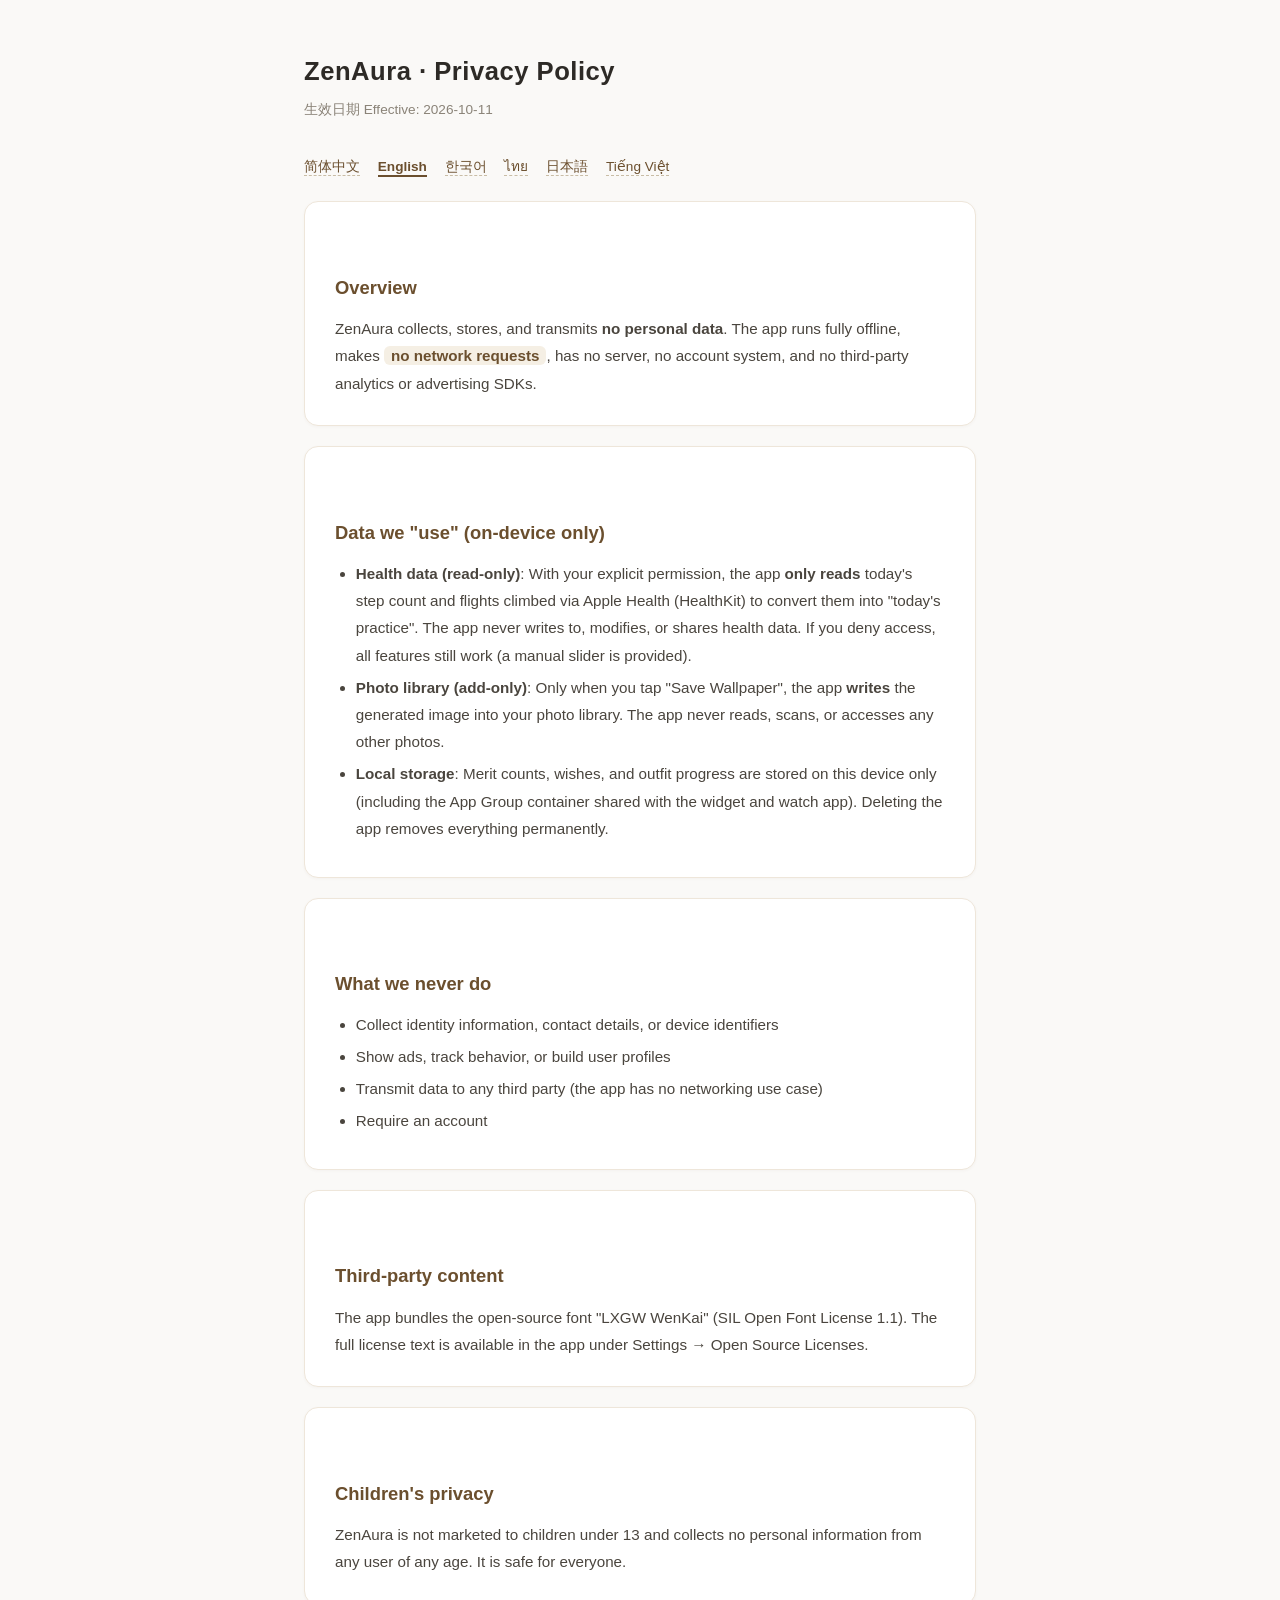
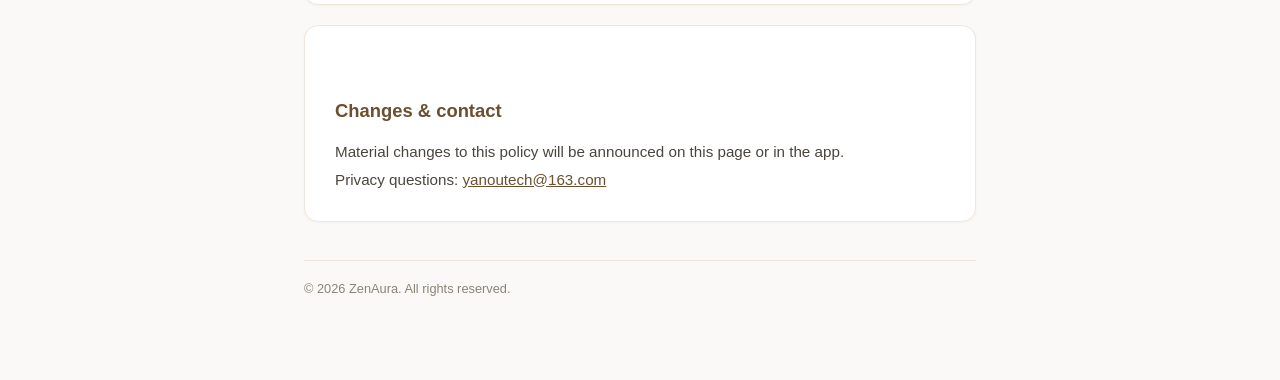
<file: privacy/en.html>
<!DOCTYPE html>
<html lang="en">
<head>
<meta charset="UTF-8">
<meta name="viewport" content="width=device-width, initial-scale=1.0">
<title>ZenAura · Privacy Policy</title>
<meta name="robots" content="noindex, follow">
<style>
  :root { color-scheme: light; }
  * { margin: 0; padding: 0; box-sizing: border-box; }
  body { font-family: -apple-system, BlinkMacSystemFont, "Segoe UI", Roboto, "Helvetica Neue", Arial, sans-serif; background: #faf9f7; color: #2d2a26; line-height: 1.8; }
  .wrap { max-width: 720px; margin: 0 auto; padding: 48px 24px 80px; }
  h1 { font-size: 1.6em; margin-bottom: 4px; letter-spacing: .02em; }
  h2 { font-size: 1.15em; margin: 2.2em 0 .6em; color: #6b4f2e; }
  p, li { font-size: .95em; color: #4a453e; }
  .sub { color: #8a8378; font-size: .85em; margin-bottom: 2.4em; }
  .card { background: #fff; border: 1px solid #eee6da; border-radius: 14px; padding: 28px 30px; margin-bottom: 20px; box-shadow: 0 1px 3px rgba(90,70,40,.04); }
  ul { padding-left: 1.3em; margin: .4em 0; }
  li { margin: .3em 0; }
  .hl { background: #f5efe4; border-radius: 6px; padding: 1px 7px; color: #6b4f2e; font-weight: 600; }
  a { color: #6b4f2e; }
  .langs { margin: 0 0 1.6em; font-size: .85em; }
  .langs a { margin-right: 14px; text-decoration: none; border-bottom: 1px dashed #c9bda6; padding-bottom: 1px; }
  .langs a.cur { font-weight: 700; border-bottom: 2px solid #6b4f2e; }
  footer { margin-top: 3em; padding-top: 1.2em; border-top: 1px solid #eee6da; font-size: .8em; color: #8a8378; }
</style>
</head>
<body>
<div class="wrap">
  <h1>ZenAura · Privacy Policy</h1>
  <p class="sub">生效日期 Effective: 2026-10-11</p>

  <nav class="langs">
    <a href="/privacy/">简体中文</a>
    <a class="cur" href="/privacy/en.html">English</a>
    <a href="/privacy/ko.html">한국어</a>
    <a href="/privacy/th.html">ไทย</a>
    <a href="/privacy/ja.html">日本語</a>
    <a href="/privacy/vi.html">Tiếng Việt</a>
  </nav>

  <div class="card">
    <h2>Overview</h2>
    <p>ZenAura collects, stores, and transmits <b>no personal data</b>. The app runs fully offline, makes <span class="hl">no network requests</span>, has no server, no account system, and no third-party analytics or advertising SDKs.</p>
  </div>

  <div class="card">
    <h2>Data we "use" (on-device only)</h2>
    <ul>
      <li><b>Health data (read-only)</b>: With your explicit permission, the app <b>only reads</b> today's step count and flights climbed via Apple Health (HealthKit) to convert them into "today's practice". The app never writes to, modifies, or shares health data. If you deny access, all features still work (a manual slider is provided).</li>
      <li><b>Photo library (add-only)</b>: Only when you tap "Save Wallpaper", the app <b>writes</b> the generated image into your photo library. The app never reads, scans, or accesses any other photos.</li>
      <li><b>Local storage</b>: Merit counts, wishes, and outfit progress are stored on this device only (including the App Group container shared with the widget and watch app). Deleting the app removes everything permanently.</li>
    </ul>
  </div>

  <div class="card">
    <h2>What we never do</h2>
    <ul>
      <li>Collect identity information, contact details, or device identifiers</li>
      <li>Show ads, track behavior, or build user profiles</li>
      <li>Transmit data to any third party (the app has no networking use case)</li>
      <li>Require an account</li>
    </ul>
  </div>

  <div class="card">
    <h2>Third-party content</h2>
    <p>The app bundles the open-source font "LXGW WenKai" (SIL Open Font License 1.1). The full license text is available in the app under Settings → Open Source Licenses.</p>
  </div>

  <div class="card">
    <h2>Children's privacy</h2>
    <p>ZenAura is not marketed to children under 13 and collects no personal information from any user of any age. It is safe for everyone.</p>
  </div>

  <div class="card">
    <h2>Changes &amp; contact</h2>
    <p>Material changes to this policy will be announced on this page or in the app.</p>
    <p>Privacy questions: <a href="mailto:yanoutech@163.com">yanoutech@163.com</a></p>
  </div>

  <footer>© 2026 ZenAura. All rights reserved.</footer>
</div>
</body>
</html>
</file>
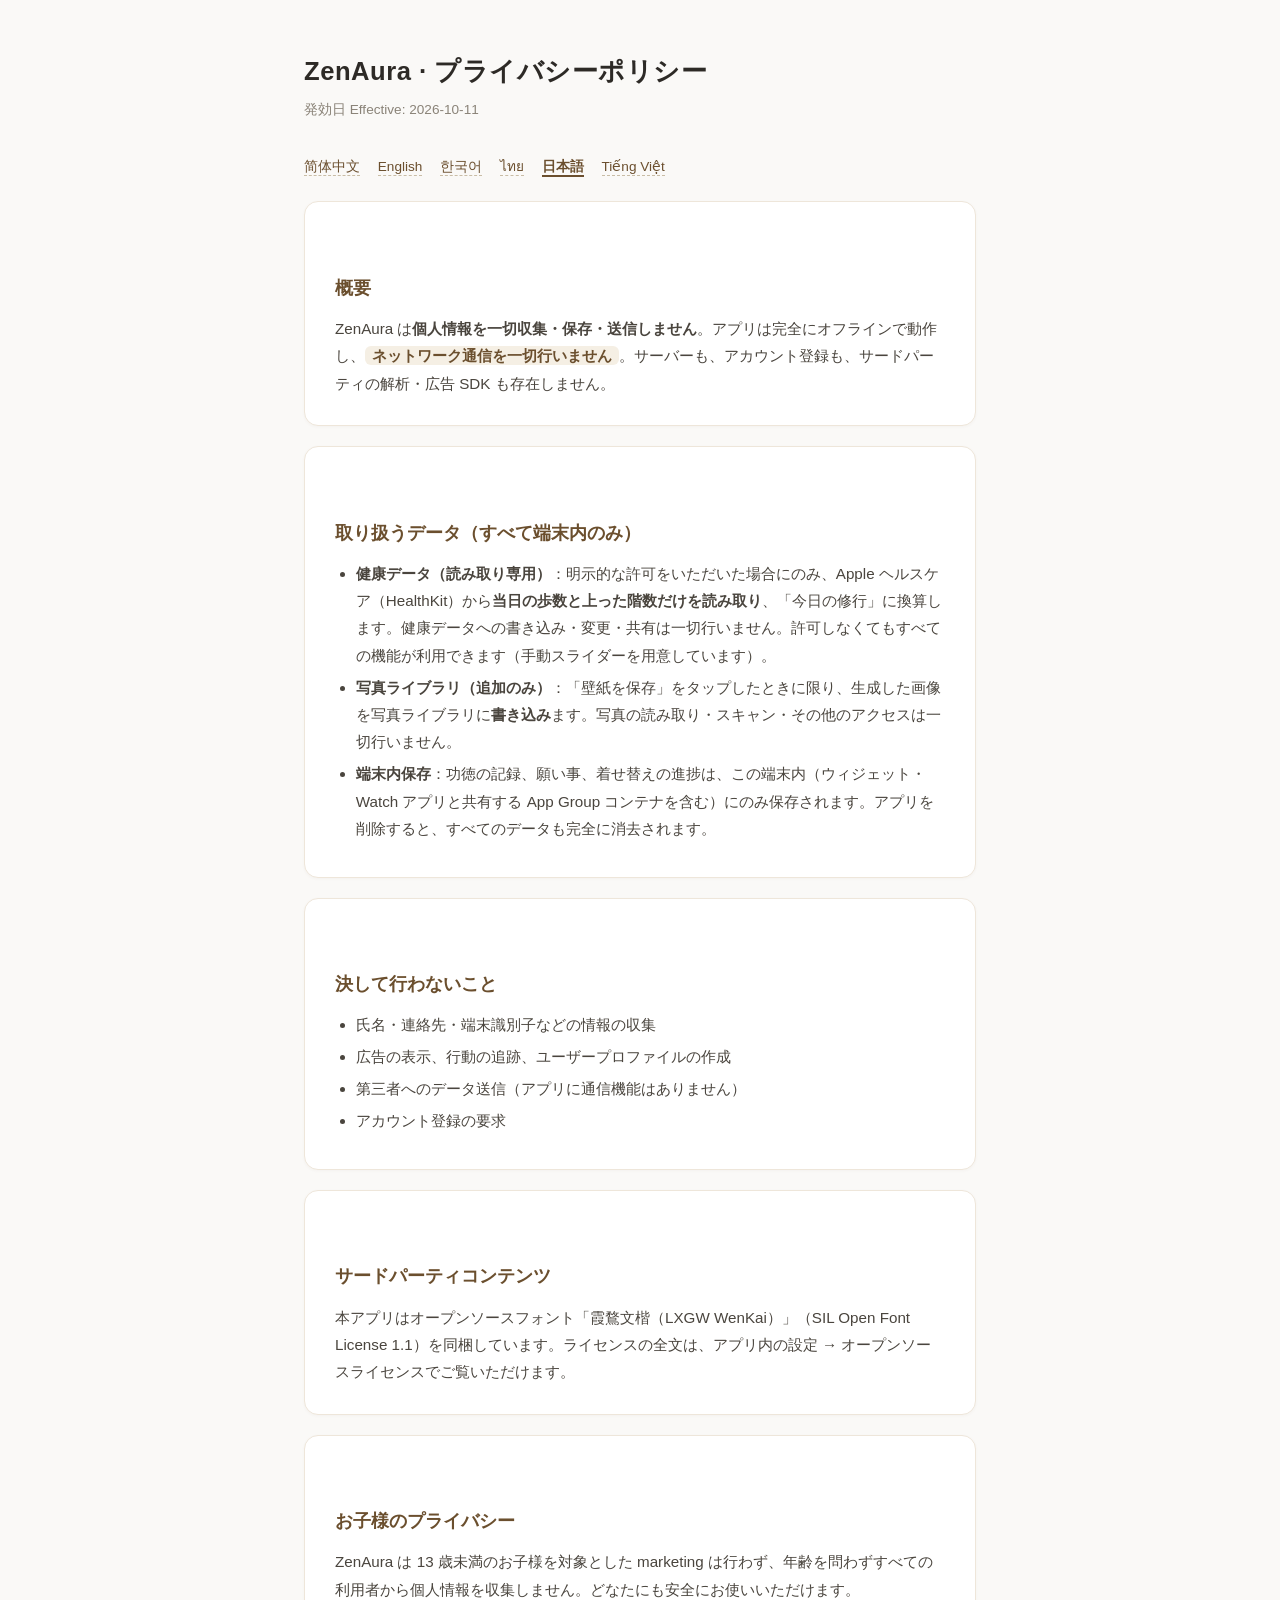
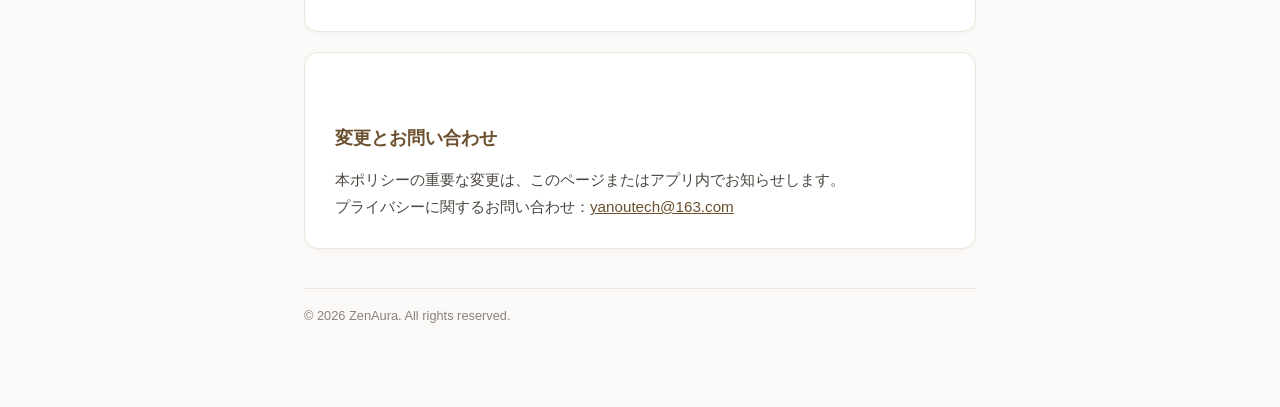
<file: privacy/ja.html>
<!DOCTYPE html>
<html lang="ja">
<head>
<meta charset="UTF-8">
<meta name="viewport" content="width=device-width, initial-scale=1.0">
<title>ZenAura · プライバシーポリシー</title>
<meta name="robots" content="noindex, follow">
<style>
  :root { color-scheme: light; }
  * { margin: 0; padding: 0; box-sizing: border-box; }
  body { font-family: -apple-system, BlinkMacSystemFont, "Segoe UI", Roboto, "Hiragino Sans", "Noto Sans JP", "Helvetica Neue", Arial, sans-serif; background: #faf9f7; color: #2d2a26; line-height: 1.8; }
  .wrap { max-width: 720px; margin: 0 auto; padding: 48px 24px 80px; }
  h1 { font-size: 1.6em; margin-bottom: 4px; letter-spacing: .02em; }
  h2 { font-size: 1.15em; margin: 2.2em 0 .6em; color: #6b4f2e; }
  p, li { font-size: .95em; color: #4a453e; }
  .sub { color: #8a8378; font-size: .85em; margin-bottom: 2.4em; }
  .card { background: #fff; border: 1px solid #eee6da; border-radius: 14px; padding: 28px 30px; margin-bottom: 20px; box-shadow: 0 1px 3px rgba(90,70,40,.04); }
  ul { padding-left: 1.3em; margin: .4em 0; }
  li { margin: .3em 0; }
  .hl { background: #f5efe4; border-radius: 6px; padding: 1px 7px; color: #6b4f2e; font-weight: 600; }
  a { color: #6b4f2e; }
  .langs { margin: 0 0 1.6em; font-size: .85em; }
  .langs a { margin-right: 14px; text-decoration: none; border-bottom: 1px dashed #c9bda6; padding-bottom: 1px; }
  .langs a.cur { font-weight: 700; border-bottom: 2px solid #6b4f2e; }
  footer { margin-top: 3em; padding-top: 1.2em; border-top: 1px solid #eee6da; font-size: .8em; color: #8a8378; }
</style>
</head>
<body>
<div class="wrap">
  <h1>ZenAura · プライバシーポリシー</h1>
  <p class="sub">発効日 Effective: 2026-10-11</p>

  <nav class="langs">
    <a href="/privacy/">简体中文</a>
    <a href="/privacy/en.html">English</a>
    <a href="/privacy/ko.html">한국어</a>
    <a href="/privacy/th.html">ไทย</a>
    <a class="cur" href="/privacy/ja.html">日本語</a>
    <a href="/privacy/vi.html">Tiếng Việt</a>
  </nav>

  <div class="card">
    <h2>概要</h2>
    <p>ZenAura は<b>個人情報を一切収集・保存・送信しません</b>。アプリは完全にオフラインで動作し、<span class="hl">ネットワーク通信を一切行いません</span>。サーバーも、アカウント登録も、サードパーティの解析・広告 SDK も存在しません。</p>
  </div>

  <div class="card">
    <h2>取り扱うデータ（すべて端末内のみ）</h2>
    <ul>
      <li><b>健康データ（読み取り専用）</b>：明示的な許可をいただいた場合にのみ、Apple ヘルスケア（HealthKit）から<b>当日の歩数と上った階数だけを読み取り</b>、「今日の修行」に換算します。健康データへの書き込み・変更・共有は一切行いません。許可しなくてもすべての機能が利用できます（手動スライダーを用意しています）。</li>
      <li><b>写真ライブラリ（追加のみ）</b>：「壁紙を保存」をタップしたときに限り、生成した画像を写真ライブラリに<b>書き込み</b>ます。写真の読み取り・スキャン・その他のアクセスは一切行いません。</li>
      <li><b>端末内保存</b>：功徳の記録、願い事、着せ替えの進捗は、この端末内（ウィジェット・Watch アプリと共有する App Group コンテナを含む）にのみ保存されます。アプリを削除すると、すべてのデータも完全に消去されます。</li>
    </ul>
  </div>

  <div class="card">
    <h2>決して行わないこと</h2>
    <ul>
      <li>氏名・連絡先・端末識別子などの情報の収集</li>
      <li>広告の表示、行動の追跡、ユーザープロファイルの作成</li>
      <li>第三者へのデータ送信（アプリに通信機能はありません）</li>
      <li>アカウント登録の要求</li>
    </ul>
  </div>

  <div class="card">
    <h2>サードパーティコンテンツ</h2>
    <p>本アプリはオープンソースフォント「霞鶩文楷（LXGW WenKai）」（SIL Open Font License 1.1）を同梱しています。ライセンスの全文は、アプリ内の設定 → オープンソースライセンスでご覧いただけます。</p>
  </div>

  <div class="card">
    <h2>お子様のプライバシー</h2>
    <p>ZenAura は 13 歳未満のお子様を対象とした marketing は行わず、年齢を問わずすべての利用者から個人情報を収集しません。どなたにも安全にお使いいただけます。</p>
  </div>

  <div class="card">
    <h2>変更とお問い合わせ</h2>
    <p>本ポリシーの重要な変更は、このページまたはアプリ内でお知らせします。</p>
    <p>プライバシーに関するお問い合わせ：<a href="mailto:yanoutech@163.com">yanoutech@163.com</a></p>
  </div>

  <footer>© 2026 ZenAura. All rights reserved.</footer>
</div>
</body>
</html>
</file>
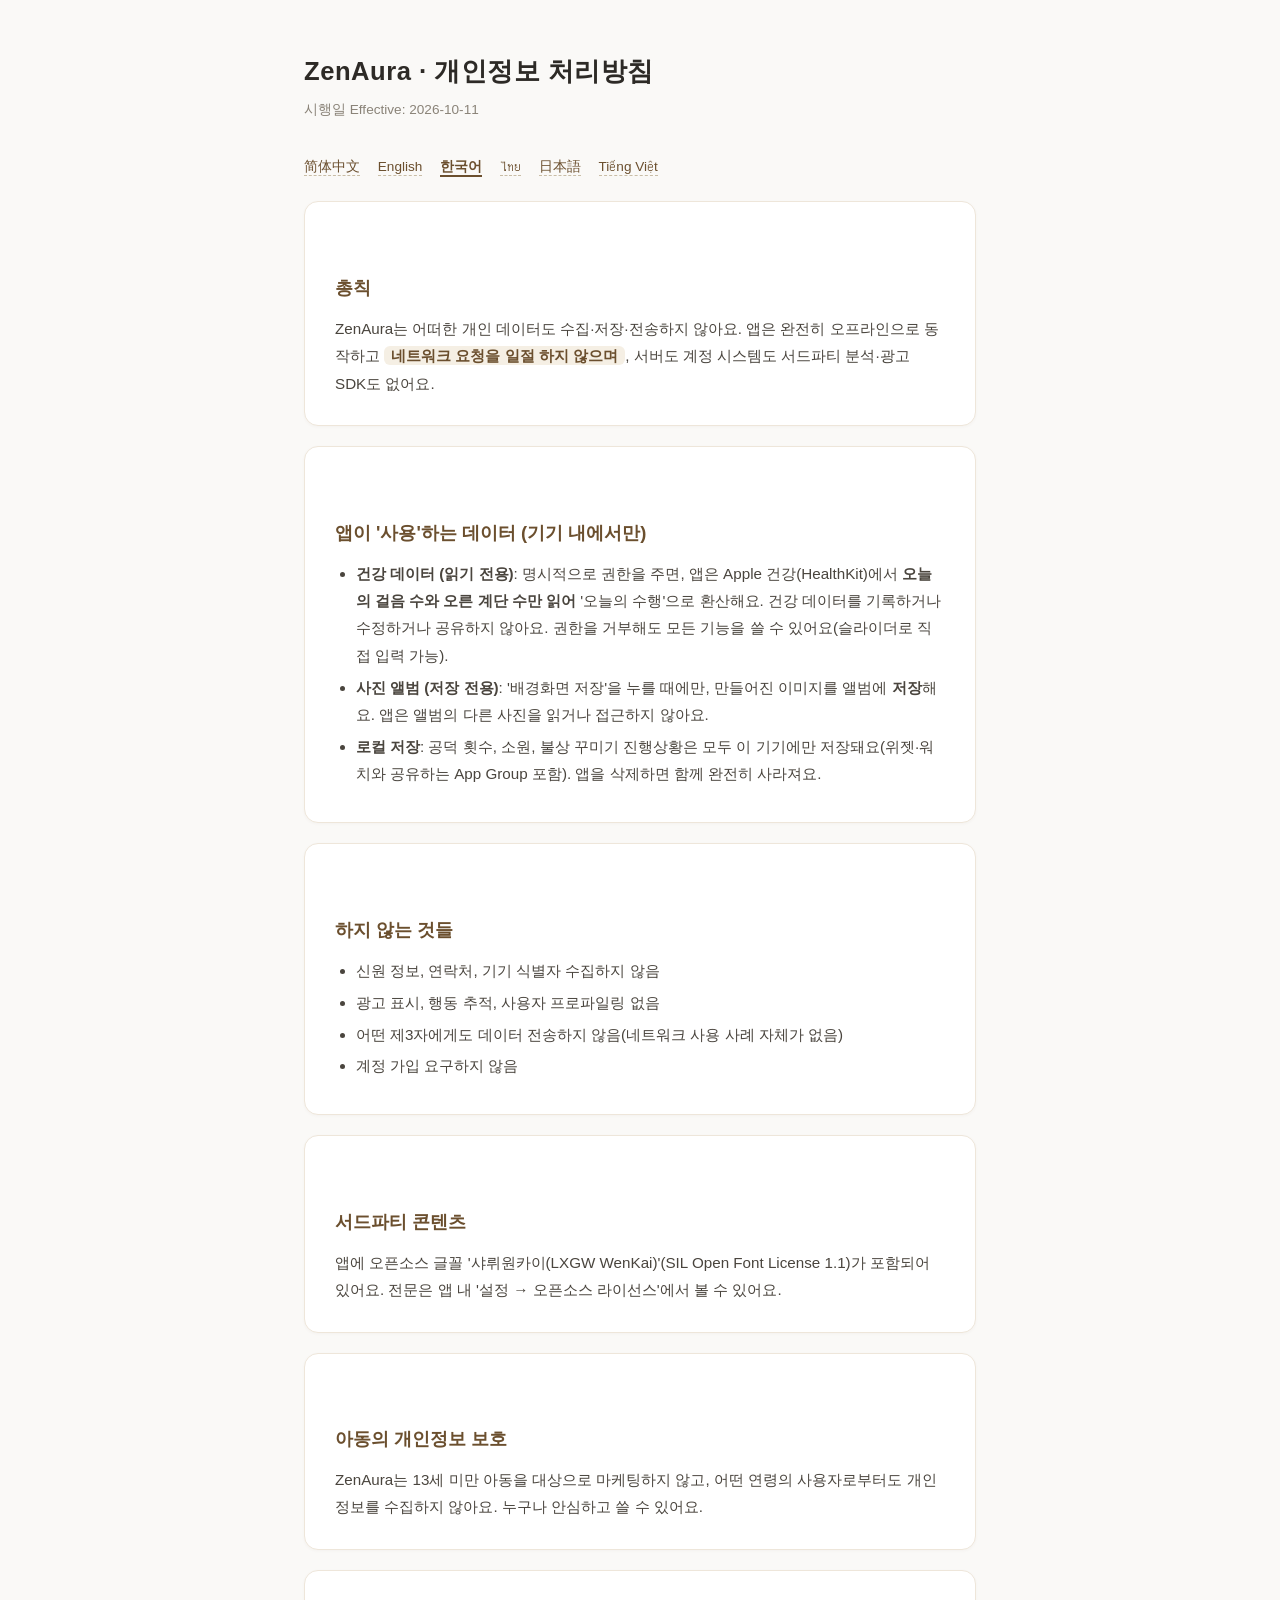
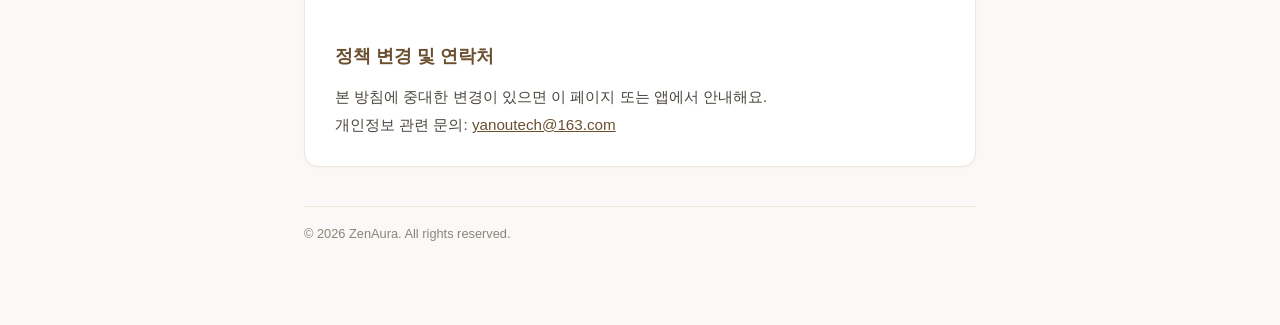
<file: privacy/ko.html>
<!DOCTYPE html>
<html lang="ko">
<head>
<meta charset="UTF-8">
<meta name="viewport" content="width=device-width, initial-scale=1.0">
<title>ZenAura · 개인정보 처리방침</title>
<meta name="robots" content="noindex, follow">
<style>
  :root { color-scheme: light; }
  * { margin: 0; padding: 0; box-sizing: border-box; }
  body { font-family: -apple-system, BlinkMacSystemFont, "Segoe UI", Roboto, "Helvetica Neue", Arial, "Apple SD Gothic Neo", "Malgun Gothic", sans-serif; background: #faf9f7; color: #2d2a26; line-height: 1.8; }
  .wrap { max-width: 720px; margin: 0 auto; padding: 48px 24px 80px; }
  h1 { font-size: 1.6em; margin-bottom: 4px; letter-spacing: .02em; }
  h2 { font-size: 1.15em; margin: 2.2em 0 .6em; color: #6b4f2e; }
  p, li { font-size: .95em; color: #4a453e; }
  .sub { color: #8a8378; font-size: .85em; margin-bottom: 2.4em; }
  .card { background: #fff; border: 1px solid #eee6da; border-radius: 14px; padding: 28px 30px; margin-bottom: 20px; box-shadow: 0 1px 3px rgba(90,70,40,.04); }
  ul { padding-left: 1.3em; margin: .4em 0; }
  li { margin: .3em 0; }
  .hl { background: #f5efe4; border-radius: 6px; padding: 1px 7px; color: #6b4f2e; font-weight: 600; }
  a { color: #6b4f2e; }
  .langs { margin: 0 0 1.6em; font-size: .85em; }
  .langs a { margin-right: 14px; text-decoration: none; border-bottom: 1px dashed #c9bda6; padding-bottom: 1px; }
  .langs a.cur { font-weight: 700; border-bottom: 2px solid #6b4f2e; }
  footer { margin-top: 3em; padding-top: 1.2em; border-top: 1px solid #eee6da; font-size: .8em; color: #8a8378; }
</style>
</head>
<body>
<div class="wrap">
  <h1>ZenAura · 개인정보 처리방침</h1>
  <p class="sub">시행일 Effective: 2026-10-11</p>

  <nav class="langs">
    <a href="/privacy/">简体中文</a>
    <a href="/privacy/en.html">English</a>
    <a class="cur" href="/privacy/ko.html">한국어</a>
    <a href="/privacy/th.html">ไทย</a>
    <a href="/privacy/ja.html">日本語</a>
    <a href="/privacy/vi.html">Tiếng Việt</a>
  </nav>

  <div class="card">
    <h2>총칙</h2>
    <p>ZenAura는 어떠한 개인 데이터도 수집·저장·전송하지 않아요. 앱은 완전히 오프라인으로 동작하고 <span class="hl">네트워크 요청을 일절 하지 않으며</span>, 서버도 계정 시스템도 서드파티 분석·광고 SDK도 없어요.</p>
  </div>

  <div class="card">
    <h2>앱이 '사용'하는 데이터 (기기 내에서만)</h2>
    <ul>
      <li><b>건강 데이터 (읽기 전용)</b>: 명시적으로 권한을 주면, 앱은 Apple 건강(HealthKit)에서 <b>오늘의 걸음 수와 오른 계단 수만 읽어</b> '오늘의 수행'으로 환산해요. 건강 데이터를 기록하거나 수정하거나 공유하지 않아요. 권한을 거부해도 모든 기능을 쓸 수 있어요(슬라이더로 직접 입력 가능).</li>
      <li><b>사진 앨범 (저장 전용)</b>: '배경화면 저장'을 누를 때에만, 만들어진 이미지를 앨범에 <b>저장</b>해요. 앱은 앨범의 다른 사진을 읽거나 접근하지 않아요.</li>
      <li><b>로컬 저장</b>: 공덕 횟수, 소원, 불상 꾸미기 진행상황은 모두 이 기기에만 저장돼요(위젯·워치와 공유하는 App Group 포함). 앱을 삭제하면 함께 완전히 사라져요.</li>
    </ul>
  </div>

  <div class="card">
    <h2>하지 않는 것들</h2>
    <ul>
      <li>신원 정보, 연락처, 기기 식별자 수집하지 않음</li>
      <li>광고 표시, 행동 추적, 사용자 프로파일링 없음</li>
      <li>어떤 제3자에게도 데이터 전송하지 않음(네트워크 사용 사례 자체가 없음)</li>
      <li>계정 가입 요구하지 않음</li>
    </ul>
  </div>

  <div class="card">
    <h2>서드파티 콘텐츠</h2>
    <p>앱에 오픈소스 글꼴 '샤뤼원카이(LXGW WenKai)'(SIL Open Font License 1.1)가 포함되어 있어요. 전문은 앱 내 '설정 → 오픈소스 라이선스'에서 볼 수 있어요.</p>
  </div>

  <div class="card">
    <h2>아동의 개인정보 보호</h2>
    <p>ZenAura는 13세 미만 아동을 대상으로 마케팅하지 않고, 어떤 연령의 사용자로부터도 개인정보를 수집하지 않아요. 누구나 안심하고 쓸 수 있어요.</p>
  </div>

  <div class="card">
    <h2>정책 변경 및 연락처</h2>
    <p>본 방침에 중대한 변경이 있으면 이 페이지 또는 앱에서 안내해요.</p>
    <p>개인정보 관련 문의: <a href="mailto:yanoutech@163.com">yanoutech@163.com</a></p>
  </div>

  <footer>© 2026 ZenAura. All rights reserved.</footer>
</div>
</body>
</html>
</file>
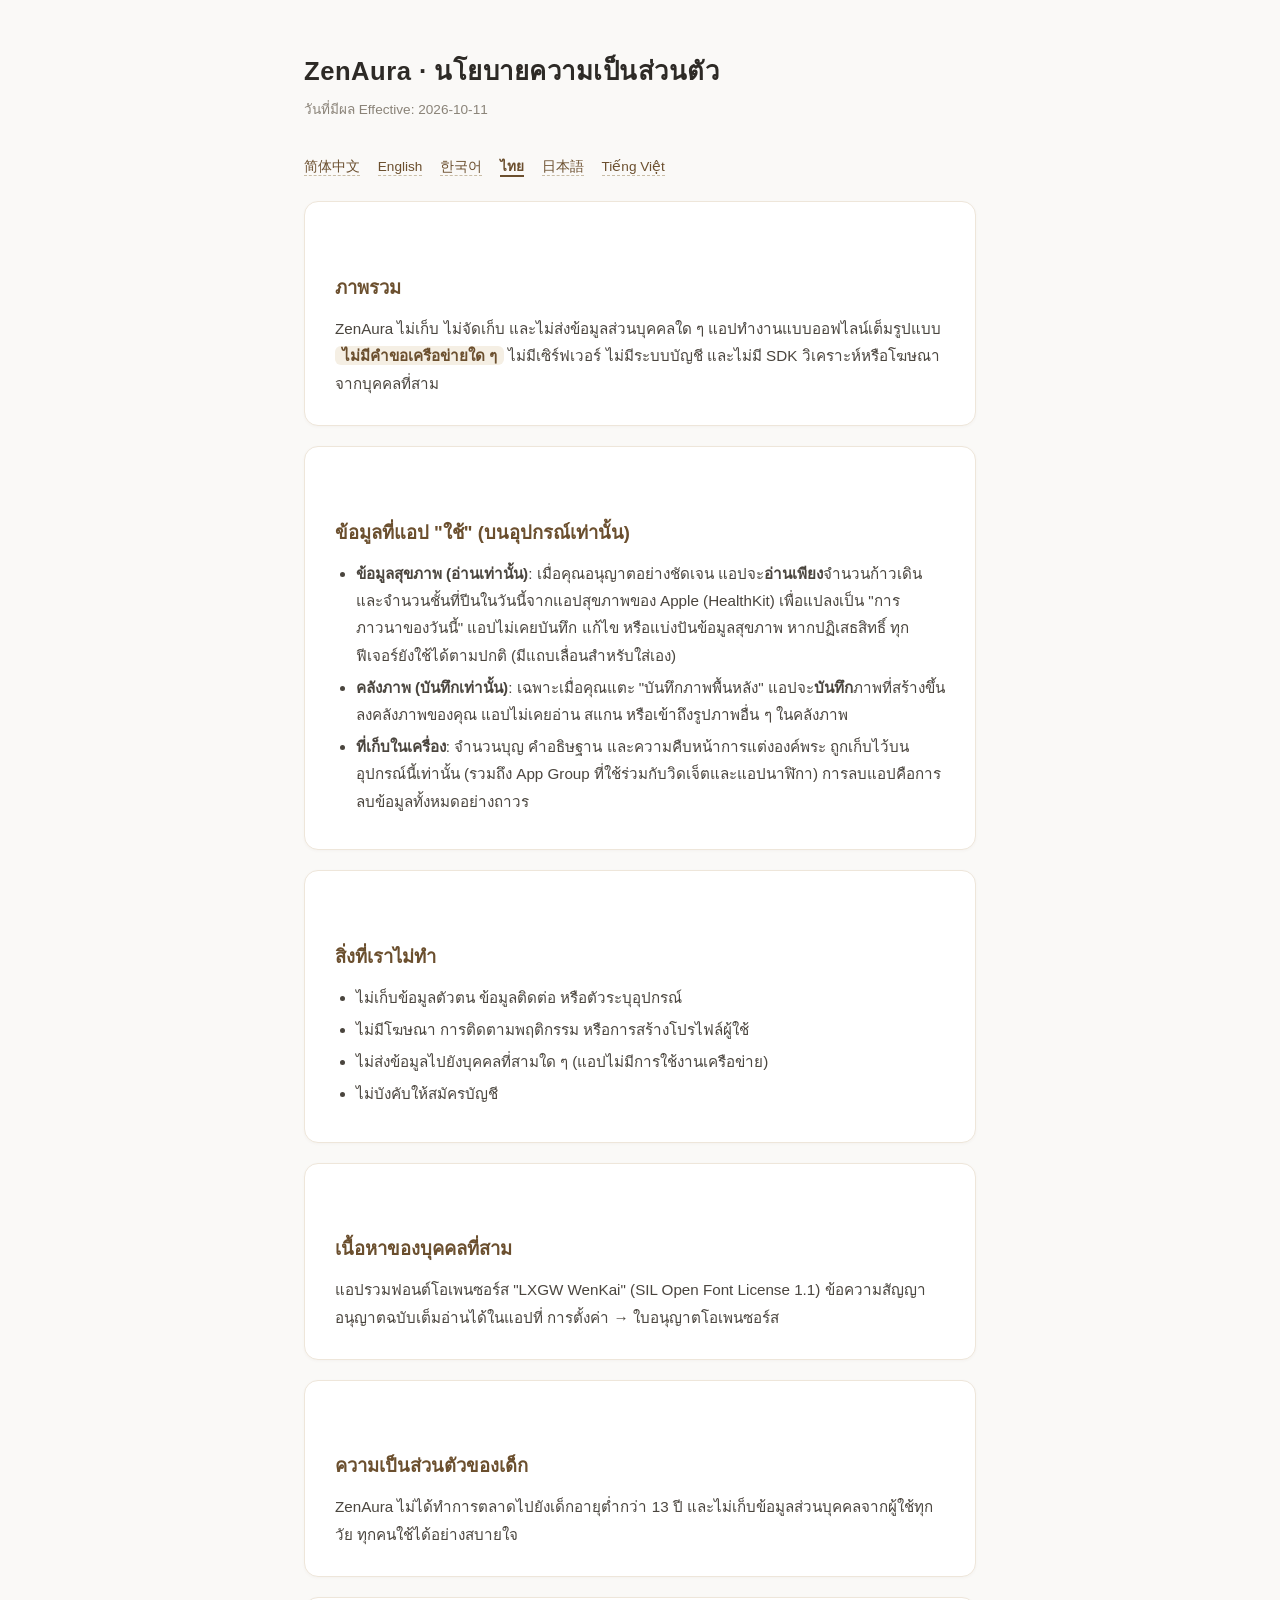
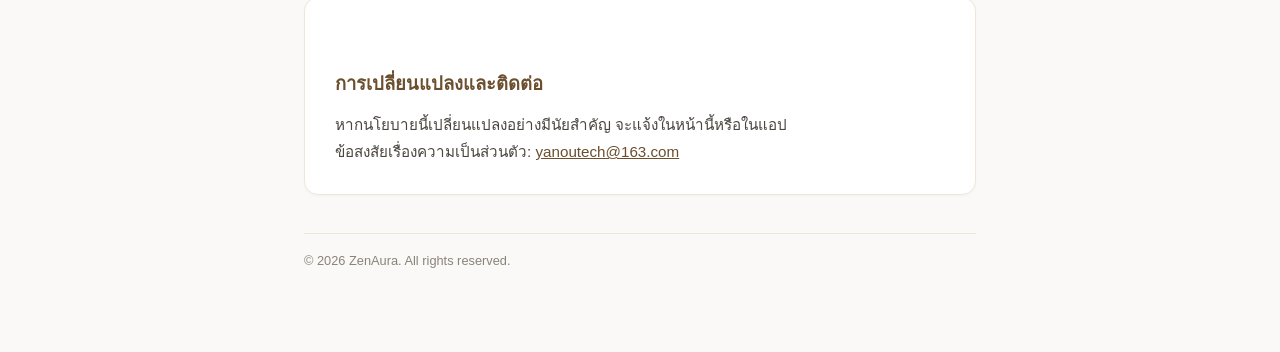
<file: privacy/th.html>
<!DOCTYPE html>
<html lang="th">
<head>
<meta charset="UTF-8">
<meta name="viewport" content="width=device-width, initial-scale=1.0">
<title>ZenAura · นโยบายความเป็นส่วนตัว</title>
<meta name="robots" content="noindex, follow">
<style>
  :root { color-scheme: light; }
  * { margin: 0; padding: 0; box-sizing: border-box; }
  body { font-family: -apple-system, BlinkMacSystemFont, "Segoe UI", Roboto, "Helvetica Neue", Arial, "Thonburi", "Sukhumvit Set", sans-serif; background: #faf9f7; color: #2d2a26; line-height: 1.8; }
  .wrap { max-width: 720px; margin: 0 auto; padding: 48px 24px 80px; }
  h1 { font-size: 1.6em; margin-bottom: 4px; letter-spacing: .02em; }
  h2 { font-size: 1.15em; margin: 2.2em 0 .6em; color: #6b4f2e; }
  p, li { font-size: .95em; color: #4a453e; }
  .sub { color: #8a8378; font-size: .85em; margin-bottom: 2.4em; }
  .card { background: #fff; border: 1px solid #eee6da; border-radius: 14px; padding: 28px 30px; margin-bottom: 20px; box-shadow: 0 1px 3px rgba(90,70,40,.04); }
  ul { padding-left: 1.3em; margin: .4em 0; }
  li { margin: .3em 0; }
  .hl { background: #f5efe4; border-radius: 6px; padding: 1px 7px; color: #6b4f2e; font-weight: 600; }
  a { color: #6b4f2e; }
  .langs { margin: 0 0 1.6em; font-size: .85em; }
  .langs a { margin-right: 14px; text-decoration: none; border-bottom: 1px dashed #c9bda6; padding-bottom: 1px; }
  .langs a.cur { font-weight: 700; border-bottom: 2px solid #6b4f2e; }
  footer { margin-top: 3em; padding-top: 1.2em; border-top: 1px solid #eee6da; font-size: .8em; color: #8a8378; }
</style>
</head>
<body>
<div class="wrap">
  <h1>ZenAura · นโยบายความเป็นส่วนตัว</h1>
  <p class="sub">วันที่มีผล Effective: 2026-10-11</p>

  <nav class="langs">
    <a href="/privacy/">简体中文</a>
    <a href="/privacy/en.html">English</a>
    <a href="/privacy/ko.html">한국어</a>
    <a class="cur" href="/privacy/th.html">ไทย</a>
    <a href="/privacy/ja.html">日本語</a>
    <a href="/privacy/vi.html">Tiếng Việt</a>
  </nav>

  <div class="card">
    <h2>ภาพรวม</h2>
    <p>ZenAura ไม่เก็บ ไม่จัดเก็บ และไม่ส่งข้อมูลส่วนบุคคลใด ๆ แอปทำงานแบบออฟไลน์เต็มรูปแบบ <span class="hl">ไม่มีคำขอเครือข่ายใด ๆ</span> ไม่มีเซิร์ฟเวอร์ ไม่มีระบบบัญชี และไม่มี SDK วิเคราะห์หรือโฆษณาจากบุคคลที่สาม</p>
  </div>

  <div class="card">
    <h2>ข้อมูลที่แอป "ใช้" (บนอุปกรณ์เท่านั้น)</h2>
    <ul>
      <li><b>ข้อมูลสุขภาพ (อ่านเท่านั้น)</b>: เมื่อคุณอนุญาตอย่างชัดเจน แอปจะ<b>อ่านเพียง</b>จำนวนก้าวเดินและจำนวนชั้นที่ปีนในวันนี้จากแอปสุขภาพของ Apple (HealthKit) เพื่อแปลงเป็น "การภาวนาของวันนี้" แอปไม่เคยบันทึก แก้ไข หรือแบ่งปันข้อมูลสุขภาพ หากปฏิเสธสิทธิ์ ทุกฟีเจอร์ยังใช้ได้ตามปกติ (มีแถบเลื่อนสำหรับใส่เอง)</li>
      <li><b>คลังภาพ (บันทึกเท่านั้น)</b>: เฉพาะเมื่อคุณแตะ "บันทึกภาพพื้นหลัง" แอปจะ<b>บันทึก</b>ภาพที่สร้างขึ้นลงคลังภาพของคุณ แอปไม่เคยอ่าน สแกน หรือเข้าถึงรูปภาพอื่น ๆ ในคลังภาพ</li>
      <li><b>ที่เก็บในเครื่อง</b>: จำนวนบุญ คำอธิษฐาน และความคืบหน้าการแต่งองค์พระ ถูกเก็บไว้บนอุปกรณ์นี้เท่านั้น (รวมถึง App Group ที่ใช้ร่วมกับวิดเจ็ตและแอปนาฬิกา) การลบแอปคือการลบข้อมูลทั้งหมดอย่างถาวร</li>
    </ul>
  </div>

  <div class="card">
    <h2>สิ่งที่เราไม่ทำ</h2>
    <ul>
      <li>ไม่เก็บข้อมูลตัวตน ข้อมูลติดต่อ หรือตัวระบุอุปกรณ์</li>
      <li>ไม่มีโฆษณา การติดตามพฤติกรรม หรือการสร้างโปรไฟล์ผู้ใช้</li>
      <li>ไม่ส่งข้อมูลไปยังบุคคลที่สามใด ๆ (แอปไม่มีการใช้งานเครือข่าย)</li>
      <li>ไม่บังคับให้สมัครบัญชี</li>
    </ul>
  </div>

  <div class="card">
    <h2>เนื้อหาของบุคคลที่สาม</h2>
    <p>แอปรวมฟอนต์โอเพนซอร์ส "LXGW WenKai" (SIL Open Font License 1.1) ข้อความสัญญาอนุญาตฉบับเต็มอ่านได้ในแอปที่ การตั้งค่า → ใบอนุญาตโอเพนซอร์ส</p>
  </div>

  <div class="card">
    <h2>ความเป็นส่วนตัวของเด็ก</h2>
    <p>ZenAura ไม่ได้ทำการตลาดไปยังเด็กอายุต่ำกว่า 13 ปี และไม่เก็บข้อมูลส่วนบุคคลจากผู้ใช้ทุกวัย ทุกคนใช้ได้อย่างสบายใจ</p>
  </div>

  <div class="card">
    <h2>การเปลี่ยนแปลงและติดต่อ</h2>
    <p>หากนโยบายนี้เปลี่ยนแปลงอย่างมีนัยสำคัญ จะแจ้งในหน้านี้หรือในแอป</p>
    <p>ข้อสงสัยเรื่องความเป็นส่วนตัว: <a href="mailto:yanoutech@163.com">yanoutech@163.com</a></p>
  </div>

  <footer>© 2026 ZenAura. All rights reserved.</footer>
</div>
</body>
</html>
</file>
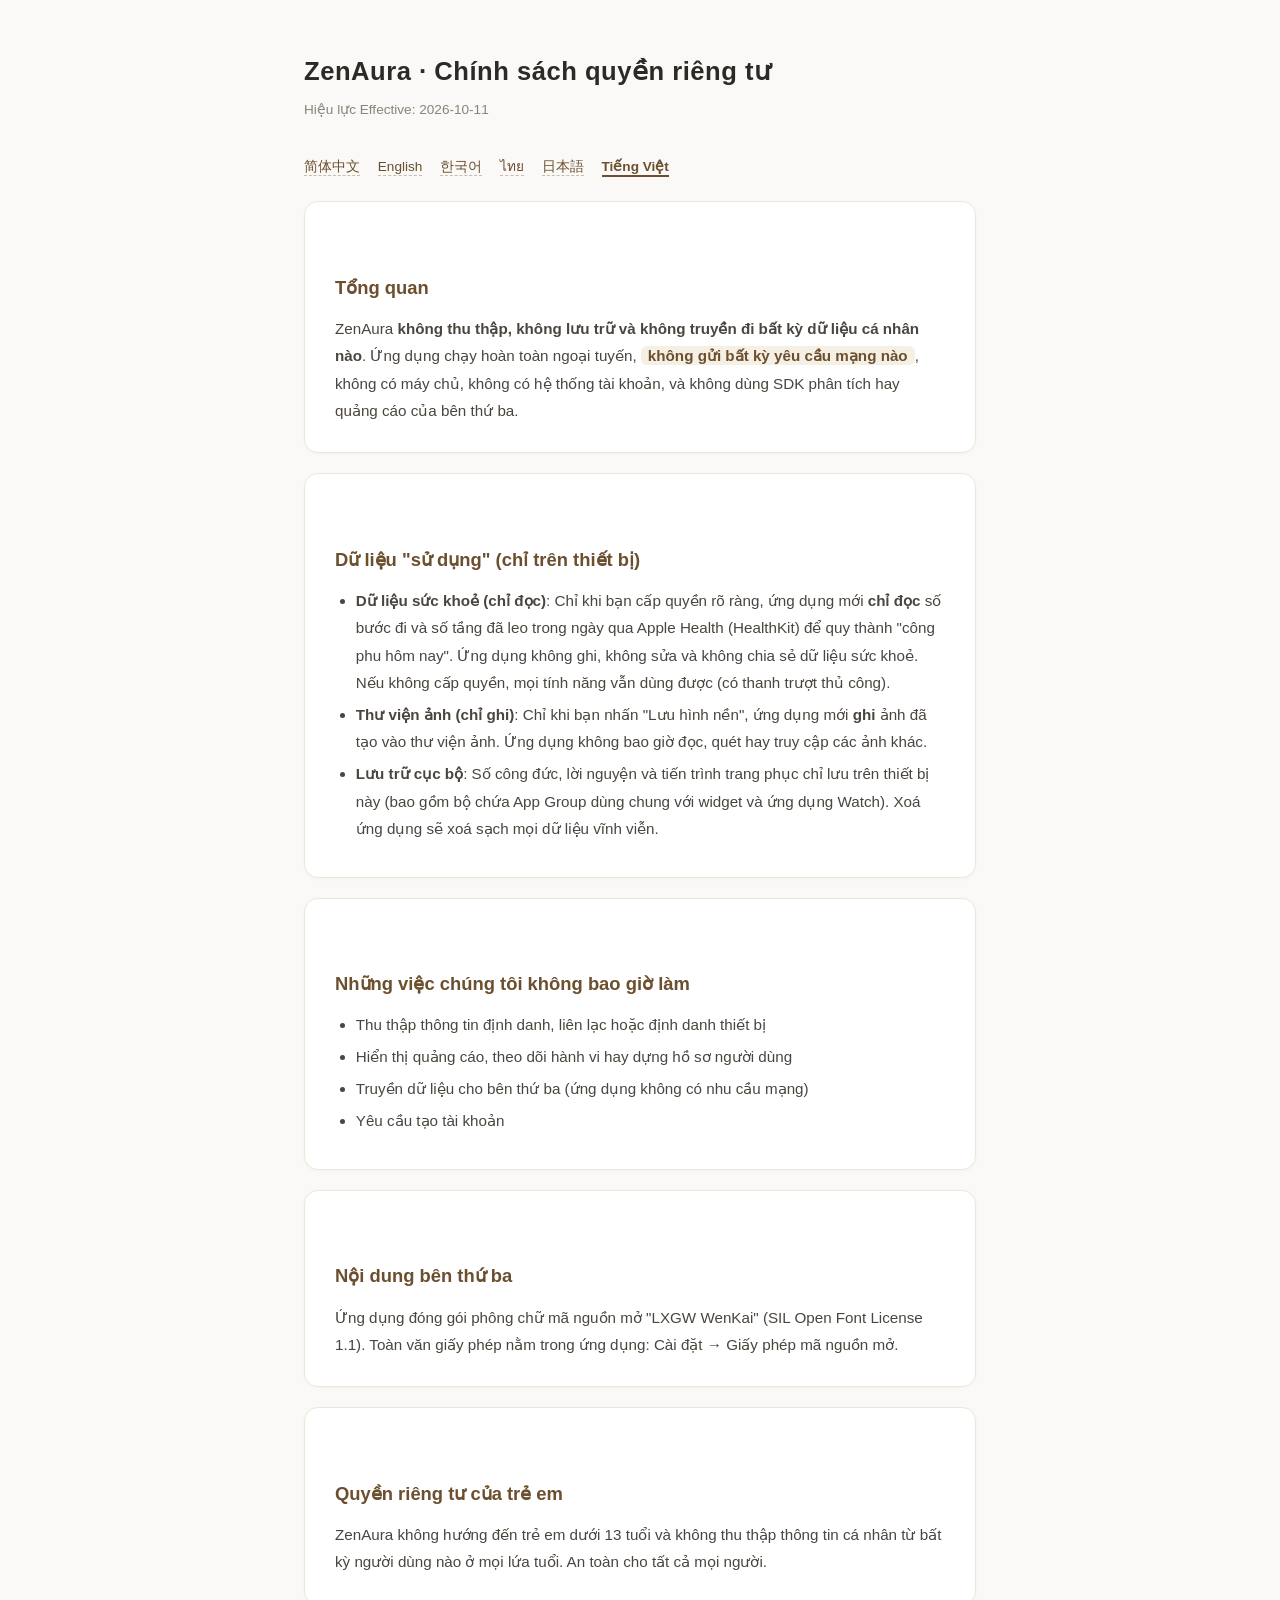
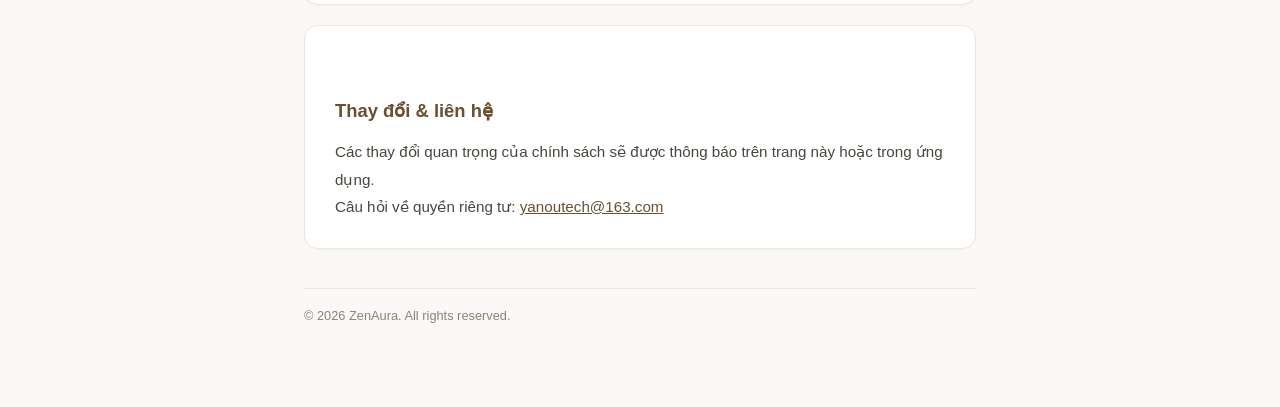
<file: privacy/vi.html>
<!DOCTYPE html>
<html lang="vi">
<head>
<meta charset="UTF-8">
<meta name="viewport" content="width=device-width, initial-scale=1.0">
<title>ZenAura · Chính sách quyền riêng tư</title>
<meta name="robots" content="noindex, follow">
<style>
  :root { color-scheme: light; }
  * { margin: 0; padding: 0; box-sizing: border-box; }
  body { font-family: -apple-system, BlinkMacSystemFont, "Segoe UI", Roboto, "Helvetica Neue", Arial, sans-serif; background: #faf9f7; color: #2d2a26; line-height: 1.8; }
  .wrap { max-width: 720px; margin: 0 auto; padding: 48px 24px 80px; }
  h1 { font-size: 1.6em; margin-bottom: 4px; letter-spacing: .02em; }
  h2 { font-size: 1.15em; margin: 2.2em 0 .6em; color: #6b4f2e; }
  p, li { font-size: .95em; color: #4a453e; }
  .sub { color: #8a8378; font-size: .85em; margin-bottom: 2.4em; }
  .card { background: #fff; border: 1px solid #eee6da; border-radius: 14px; padding: 28px 30px; margin-bottom: 20px; box-shadow: 0 1px 3px rgba(90,70,40,.04); }
  ul { padding-left: 1.3em; margin: .4em 0; }
  li { margin: .3em 0; }
  .hl { background: #f5efe4; border-radius: 6px; padding: 1px 7px; color: #6b4f2e; font-weight: 600; }
  a { color: #6b4f2e; }
  .langs { margin: 0 0 1.6em; font-size: .85em; }
  .langs a { margin-right: 14px; text-decoration: none; border-bottom: 1px dashed #c9bda6; padding-bottom: 1px; }
  .langs a.cur { font-weight: 700; border-bottom: 2px solid #6b4f2e; }
  footer { margin-top: 3em; padding-top: 1.2em; border-top: 1px solid #eee6da; font-size: .8em; color: #8a8378; }
</style>
</head>
<body>
<div class="wrap">
  <h1>ZenAura · Chính sách quyền riêng tư</h1>
  <p class="sub">Hiệu lực Effective: 2026-10-11</p>

  <nav class="langs">
    <a href="/privacy/">简体中文</a>
    <a href="/privacy/en.html">English</a>
    <a href="/privacy/ko.html">한국어</a>
    <a href="/privacy/th.html">ไทย</a>
    <a href="/privacy/ja.html">日本語</a>
    <a class="cur" href="/privacy/vi.html">Tiếng Việt</a>
  </nav>

  <div class="card">
    <h2>Tổng quan</h2>
    <p>ZenAura <b>không thu thập, không lưu trữ và không truyền đi bất kỳ dữ liệu cá nhân nào</b>. Ứng dụng chạy hoàn toàn ngoại tuyến, <span class="hl">không gửi bất kỳ yêu cầu mạng nào</span>, không có máy chủ, không có hệ thống tài khoản, và không dùng SDK phân tích hay quảng cáo của bên thứ ba.</p>
  </div>

  <div class="card">
    <h2>Dữ liệu "sử dụng" (chỉ trên thiết bị)</h2>
    <ul>
      <li><b>Dữ liệu sức khoẻ (chỉ đọc)</b>: Chỉ khi bạn cấp quyền rõ ràng, ứng dụng mới <b>chỉ đọc</b> số bước đi và số tầng đã leo trong ngày qua Apple Health (HealthKit) để quy thành "công phu hôm nay". Ứng dụng không ghi, không sửa và không chia sẻ dữ liệu sức khoẻ. Nếu không cấp quyền, mọi tính năng vẫn dùng được (có thanh trượt thủ công).</li>
      <li><b>Thư viện ảnh (chỉ ghi)</b>: Chỉ khi bạn nhấn "Lưu hình nền", ứng dụng mới <b>ghi</b> ảnh đã tạo vào thư viện ảnh. Ứng dụng không bao giờ đọc, quét hay truy cập các ảnh khác.</li>
      <li><b>Lưu trữ cục bộ</b>: Số công đức, lời nguyện và tiến trình trang phục chỉ lưu trên thiết bị này (bao gồm bộ chứa App Group dùng chung với widget và ứng dụng Watch). Xoá ứng dụng sẽ xoá sạch mọi dữ liệu vĩnh viễn.</li>
    </ul>
  </div>

  <div class="card">
    <h2>Những việc chúng tôi không bao giờ làm</h2>
    <ul>
      <li>Thu thập thông tin định danh, liên lạc hoặc định danh thiết bị</li>
      <li>Hiển thị quảng cáo, theo dõi hành vi hay dựng hồ sơ người dùng</li>
      <li>Truyền dữ liệu cho bên thứ ba (ứng dụng không có nhu cầu mạng)</li>
      <li>Yêu cầu tạo tài khoản</li>
    </ul>
  </div>

  <div class="card">
    <h2>Nội dung bên thứ ba</h2>
    <p>Ứng dụng đóng gói phông chữ mã nguồn mở "LXGW WenKai" (SIL Open Font License 1.1). Toàn văn giấy phép nằm trong ứng dụng: Cài đặt → Giấy phép mã nguồn mở.</p>
  </div>

  <div class="card">
    <h2>Quyền riêng tư của trẻ em</h2>
    <p>ZenAura không hướng đến trẻ em dưới 13 tuổi và không thu thập thông tin cá nhân từ bất kỳ người dùng nào ở mọi lứa tuổi. An toàn cho tất cả mọi người.</p>
  </div>

  <div class="card">
    <h2>Thay đổi &amp; liên hệ</h2>
    <p>Các thay đổi quan trọng của chính sách sẽ được thông báo trên trang này hoặc trong ứng dụng.</p>
    <p>Câu hỏi về quyền riêng tư: <a href="mailto:yanoutech@163.com">yanoutech@163.com</a></p>
  </div>

  <footer>© 2026 ZenAura. All rights reserved.</footer>
</div>
</body>
</html>
</file>
<file: style.css>
/* ==========================================================================
   ZenBeads 官网样式 · Design tokens 与隐私页(zenbeads-privacy)保持一致
   暖棕 #6b4f2e / 米色 #faf9f7 / 卡片白 / 圆角 14px
   字体策略：标题/品牌名用霞鹜文楷子集(woff2, 仅中文页有实际字形，
   其他语种自动回退系统字体)；正文全部使用系统字体栈，保证性能。
   ========================================================================== */

/* 霞鹜文楷子集：仅包含本站用到的字形，体积 ~几十 KB；
   原始 TTF 24MB，完整字体不适合 Web 分发。 */
@font-face {
  font-family: "LXGW WenKai";
  src: url("fonts/lxgw-wenkai-subset.woff2") format("woff2");
  font-weight: 400;
  font-style: normal;
  font-display: swap;
  unicode-range: U+4E00-9FFF, U+3000-303F, U+FF00-FFEF, U+00B7, U+2014, U+2018-201F, U+2026, U+00A9;
}

:root {
  color-scheme: light;
  --bg: #faf9f7;
  --ink: #2d2a26;
  --ink-soft: #4a453e;
  --muted: #8a8378;
  --brown: #6b4f2e;
  --brown-deep: #4a3620;
  --line: #eee6da;
  --card: #ffffff;
  --wash: #f5efe4;
  --radius: 14px;
  --shadow: 0 1px 3px rgba(90, 70, 40, 0.05);
  --shadow-lift: 0 10px 30px rgba(90, 70, 40, 0.10);
  --font-hand: "LXGW WenKai", "Songti SC", "Noto Serif SC", serif;
  --font-body: -apple-system, BlinkMacSystemFont, "Segoe UI", Roboto,
    "Helvetica Neue", Arial, "PingFang SC", "Hiragino Sans GB", "Microsoft YaHei",
    "Noto Sans KR", "Noto Sans Thai", sans-serif;
}

* { margin: 0; padding: 0; box-sizing: border-box; }

html { scroll-behavior: smooth; }

body {
  font-family: var(--font-body);
  background: var(--bg);
  color: var(--ink);
  line-height: 1.75;
  -webkit-font-smoothing: antialiased;
  text-rendering: optimizeLegibility;
}

img { display: block; max-width: 100%; height: auto; }

a { color: var(--brown); }

.wrap {
  max-width: 1080px;
  margin: 0 auto;
  padding: 0 24px;
}

/* ---------- a11y skip link ---------- */
.skip {
  position: absolute;
  left: -9999px;
  top: 0;
  background: var(--brown);
  color: #fff;
  padding: 10px 18px;
  border-radius: 0 0 10px 0;
  z-index: 100;
}
.skip:focus { left: 0; }

/* ---------- header ---------- */
.site-header {
  position: sticky;
  top: 0;
  z-index: 50;
  background: rgba(250, 249, 247, 0.92);
  backdrop-filter: saturate(1.2) blur(8px);
  border-bottom: 1px solid var(--line);
}
.header-inner {
  display: flex;
  align-items: center;
  justify-content: space-between;
  gap: 16px;
  padding-top: 14px;
  padding-bottom: 14px;
}
.brand {
  font-family: var(--font-hand);
  font-size: 1.25rem;
  color: var(--brown-deep);
  text-decoration: none;
  letter-spacing: 0.04em;
  white-space: nowrap;
}
.brand-latin {
  font-family: var(--font-body);
  font-size: 0.85rem;
  color: var(--muted);
  font-weight: 500;
  margin-left: 2px;
}
.lang-switch {
  display: flex;
  flex-wrap: wrap;
  gap: 4px 14px;
  font-size: 0.82rem;
}
.lang-switch a {
  text-decoration: none;
  color: var(--muted);
  border-bottom: 1px dashed transparent;
  padding-bottom: 1px;
}
.lang-switch a:hover { color: var(--brown); }
.lang-switch a.cur {
  color: var(--brown);
  font-weight: 700;
  border-bottom: 2px solid var(--brown);
}

/* ---------- hero ---------- */
.hero {
  position: relative;
  overflow: hidden;
  padding: 72px 0 64px;
  background:
    radial-gradient(1200px 500px at 85% -10%, rgba(245, 239, 228, 0.9), transparent 60%),
    radial-gradient(900px 420px at -10% 110%, rgba(238, 230, 218, 0.55), transparent 55%);
}
.hero-inner { position: relative; text-align: center; }
.hero-beads {
  margin: 0 auto 28px;
  width: 132px;
  height: 132px;
  opacity: 0.9;
}
.hero-title {
  font-family: var(--font-hand);
  font-weight: 400;
  font-size: clamp(2.6rem, 8vw, 4.2rem);
  color: var(--brown-deep);
  letter-spacing: 0.12em;
  line-height: 1.15;
}
.hero-tagline {
  margin-top: 18px;
  font-size: clamp(1rem, 3.2vw, 1.25rem);
  color: var(--brown);
  letter-spacing: 0.08em;
}
.hero-sub {
  margin: 18px auto 0;
  max-width: 34em;
  font-size: 0.98rem;
  color: var(--ink-soft);
}
.hero-cta { margin-top: 40px; }

/* App Store badge（自绘，官方黑底样式） */
.appstore-btn {
  display: inline-flex;
  align-items: center;
  gap: 12px;
  background: #000;
  color: #fff;
  text-decoration: none;
  border-radius: 12px;
  padding: 10px 22px 10px 16px;
  min-height: 56px;
  box-shadow: 0 6px 18px rgba(45, 42, 38, 0.22);
  transition: transform 0.15s ease, box-shadow 0.15s ease;
}
.appstore-btn:hover { transform: translateY(-2px); box-shadow: 0 10px 24px rgba(45, 42, 38, 0.28); }
.appstore-btn:active { transform: translateY(0); }
.appstore-btn .btn-apple { flex: 0 0 auto; }
.appstore-btn .btn-text { display: flex; flex-direction: column; line-height: 1.2; text-align: left; }
.appstore-btn .btn-text small { font-size: 0.68rem; opacity: 0.82; letter-spacing: 0.02em; }
.appstore-btn .btn-text b { font-size: 1.28rem; font-weight: 600; letter-spacing: -0.01em; }

/* ---------- section headings ---------- */
.section-title {
  font-family: var(--font-hand);
  font-weight: 400;
  font-size: clamp(1.6rem, 5vw, 2.1rem);
  color: var(--brown-deep);
  letter-spacing: 0.06em;
  text-align: center;
}
.section-sub {
  text-align: center;
  color: var(--muted);
  font-size: 0.95rem;
  margin: 10px auto 0;
  max-width: 36em;
}

/* ---------- features ---------- */
.features { padding: 72px 0 24px; }
.feature-grid {
  margin-top: 48px;
  display: grid;
  gap: 56px;
}
.feature {
  display: grid;
  gap: 24px;
  align-items: center;
}
/* first card shown as normal flow; screenshot always on the right column */
.feature-media {
  background: linear-gradient(180deg, #fff, #fdfbf7);
  border: 1px solid var(--line);
  border-radius: var(--radius);
  box-shadow: var(--shadow);
  padding: 10px;
  width: min(78vw, 320px);
  justify-self: center;
}
.feature-media img {
  border-radius: 8px;
  width: 100%;
  height: auto;
}
.feature-kicker {
  display: flex;
  align-items: baseline;
  gap: 8px;
  color: var(--brown);
  font-size: 0.9rem;
  letter-spacing: 0.06em;
}
.kicker-verb { font-weight: 700; }
.kicker-dot { color: var(--line); }
.feature-name {
  font-family: var(--font-hand);
  font-weight: 400;
  font-size: 1.5rem;
  color: var(--ink);
  margin-top: 6px;
  letter-spacing: 0.04em;
}
.feature-desc {
  margin-top: 10px;
  color: var(--ink-soft);
  font-size: 0.95rem;
  max-width: 34em;
}

/* ---------- privacy band ---------- */
.privacy-band {
  margin-top: 64px;
  background: var(--wash);
  border-top: 1px solid var(--line);
  border-bottom: 1px solid var(--line);
  padding: 64px 0;
}
.privacy-title {
  font-family: var(--font-hand);
  font-weight: 400;
  font-size: clamp(1.3rem, 4.5vw, 1.8rem);
  color: var(--brown-deep);
  text-align: center;
  letter-spacing: 0.05em;
}
.privacy-lead {
  text-align: center;
  color: var(--muted);
  font-size: 0.85rem;
  margin-top: 6px;
  text-transform: uppercase;
  letter-spacing: 0.18em;
}
.privacy-points {
  list-style: none;
  margin-top: 36px;
  display: grid;
  grid-template-columns: repeat(auto-fit, minmax(220px, 1fr));
  gap: 26px 22px;
}
.privacy-points li {
  background: var(--card);
  border: 1px solid var(--line);
  border-radius: var(--radius);
  box-shadow: var(--shadow);
  padding: 20px 22px;
  display: flex;
  flex-direction: column;
  gap: 4px;
}
.privacy-points strong {
  color: var(--brown);
  font-size: 1.02rem;
  letter-spacing: 0.03em;
}
.privacy-points span { color: var(--muted); font-size: 0.85rem; line-height: 1.6; }
.privacy-health {
  margin: 30px auto 0;
  max-width: 46em;
  text-align: center;
  color: var(--ink-soft);
  font-size: 0.88rem;
}

/* ---------- gallery ---------- */
.gallery { padding: 72px 0 8px; overflow: hidden; }
.gal-strip {
  margin-top: 40px;
  display: flex;
  gap: 18px;
  overflow-x: auto;
  scroll-snap-type: x mandatory;
  padding: 10px 24px 22px;
  -webkit-overflow-scrolling: touch;
  scrollbar-width: thin;
  scrollbar-color: var(--line) transparent;
}
.gal-item {
  flex: 0 0 auto;
  scroll-snap-align: center;
  border-radius: var(--radius);
  box-shadow: var(--shadow);
  border: 1px solid var(--line);
  background: var(--card);
  padding: 8px;
}
.gal-item img {
  border-radius: 8px;
  height: 300px;
  width: auto;
}
.gal-hint {
  color: var(--muted);
  font-size: 0.82rem;
  text-align: center;
  padding-bottom: 24px;
}

/* ---------- closing ---------- */
.closing {
  padding: 88px 0 72px;
  text-align: center;
  background: linear-gradient(180deg, transparent, rgba(245, 239, 228, 0.55));
}
.closing-title {
  font-family: var(--font-hand);
  font-weight: 400;
  font-size: clamp(1.4rem, 4.5vw, 1.9rem);
  color: var(--brown-deep);
  letter-spacing: 0.05em;
}
.closing-text {
  margin: 14px auto 36px;
  max-width: 30em;
  color: var(--ink-soft);
  font-size: 0.98rem;
}

/* ---------- footer ---------- */
.site-footer {
  border-top: 1px solid var(--line);
  padding: 36px 0 44px;
  background: var(--bg);
}
.footer-inner {
  display: flex;
  flex-direction: column;
  gap: 10px;
  align-items: center;
  text-align: center;
}
.footer-brand { color: var(--muted); font-size: 0.85rem; }
.footer-links { display: flex; gap: 22px; font-size: 0.85rem; }
.footer-links a { color: var(--brown); text-decoration: none; border-bottom: 1px dashed var(--line); padding-bottom: 1px; }
.footer-links a:hover { border-bottom-color: var(--brown); }
.footer-font { color: var(--muted); font-size: 0.78rem; max-width: 46em; }
.footer-font a { color: inherit; }

/* ---------- desktop ---------- */
@media (min-width: 900px) {
  .hero { padding: 96px 0 88px; }
  .feature-grid { gap: 72px; }
  .feature {
    grid-template-columns: minmax(0, 1fr) 400px;
    gap: 56px;
  }
  .feature-media { order: 2; width: 100%; max-width: 400px; }
  .feature-body { padding-right: 8px; }
  .gal-item img { height: 360px; }
}

/* ---------- motion preferences ---------- */
@media (prefers-reduced-motion: reduce) {
  html { scroll-behavior: auto; }
  .appstore-btn { transition: none; }
  .appstore-btn:hover { transform: none; }
}
</file>
